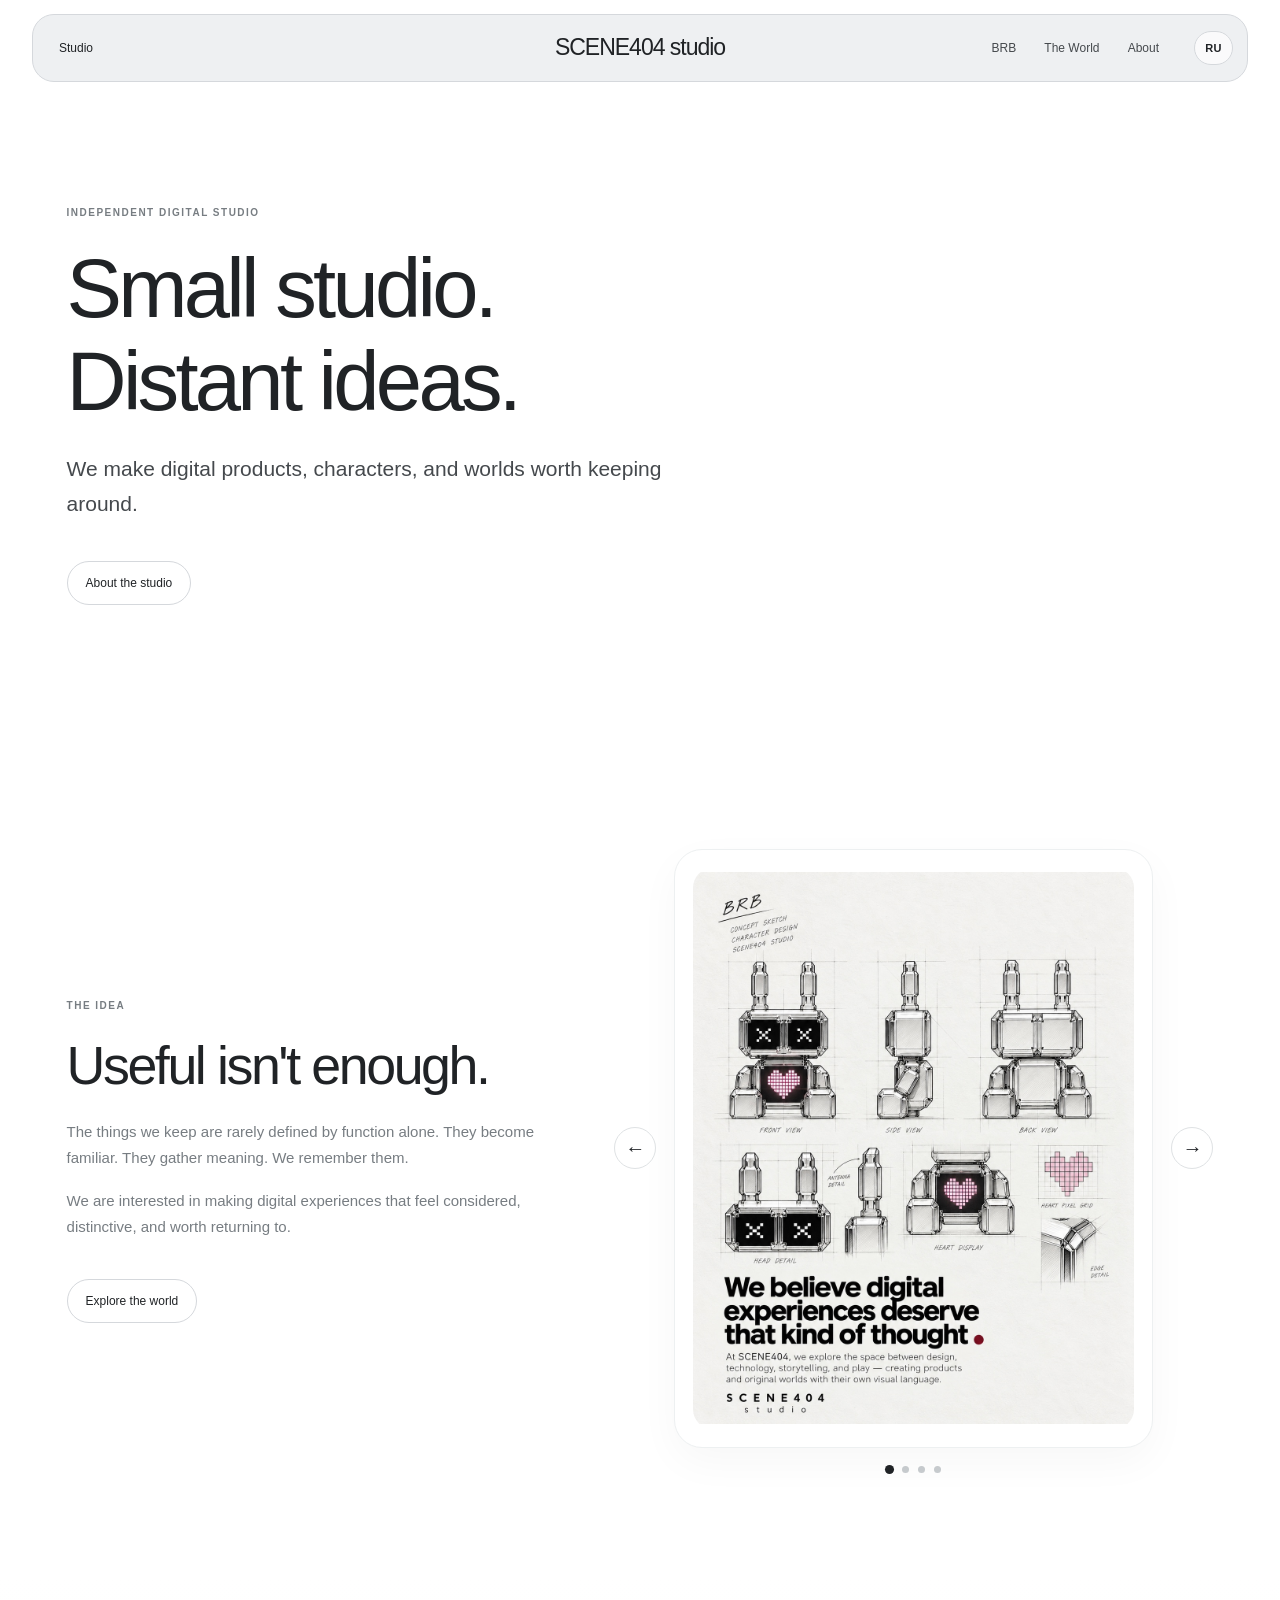
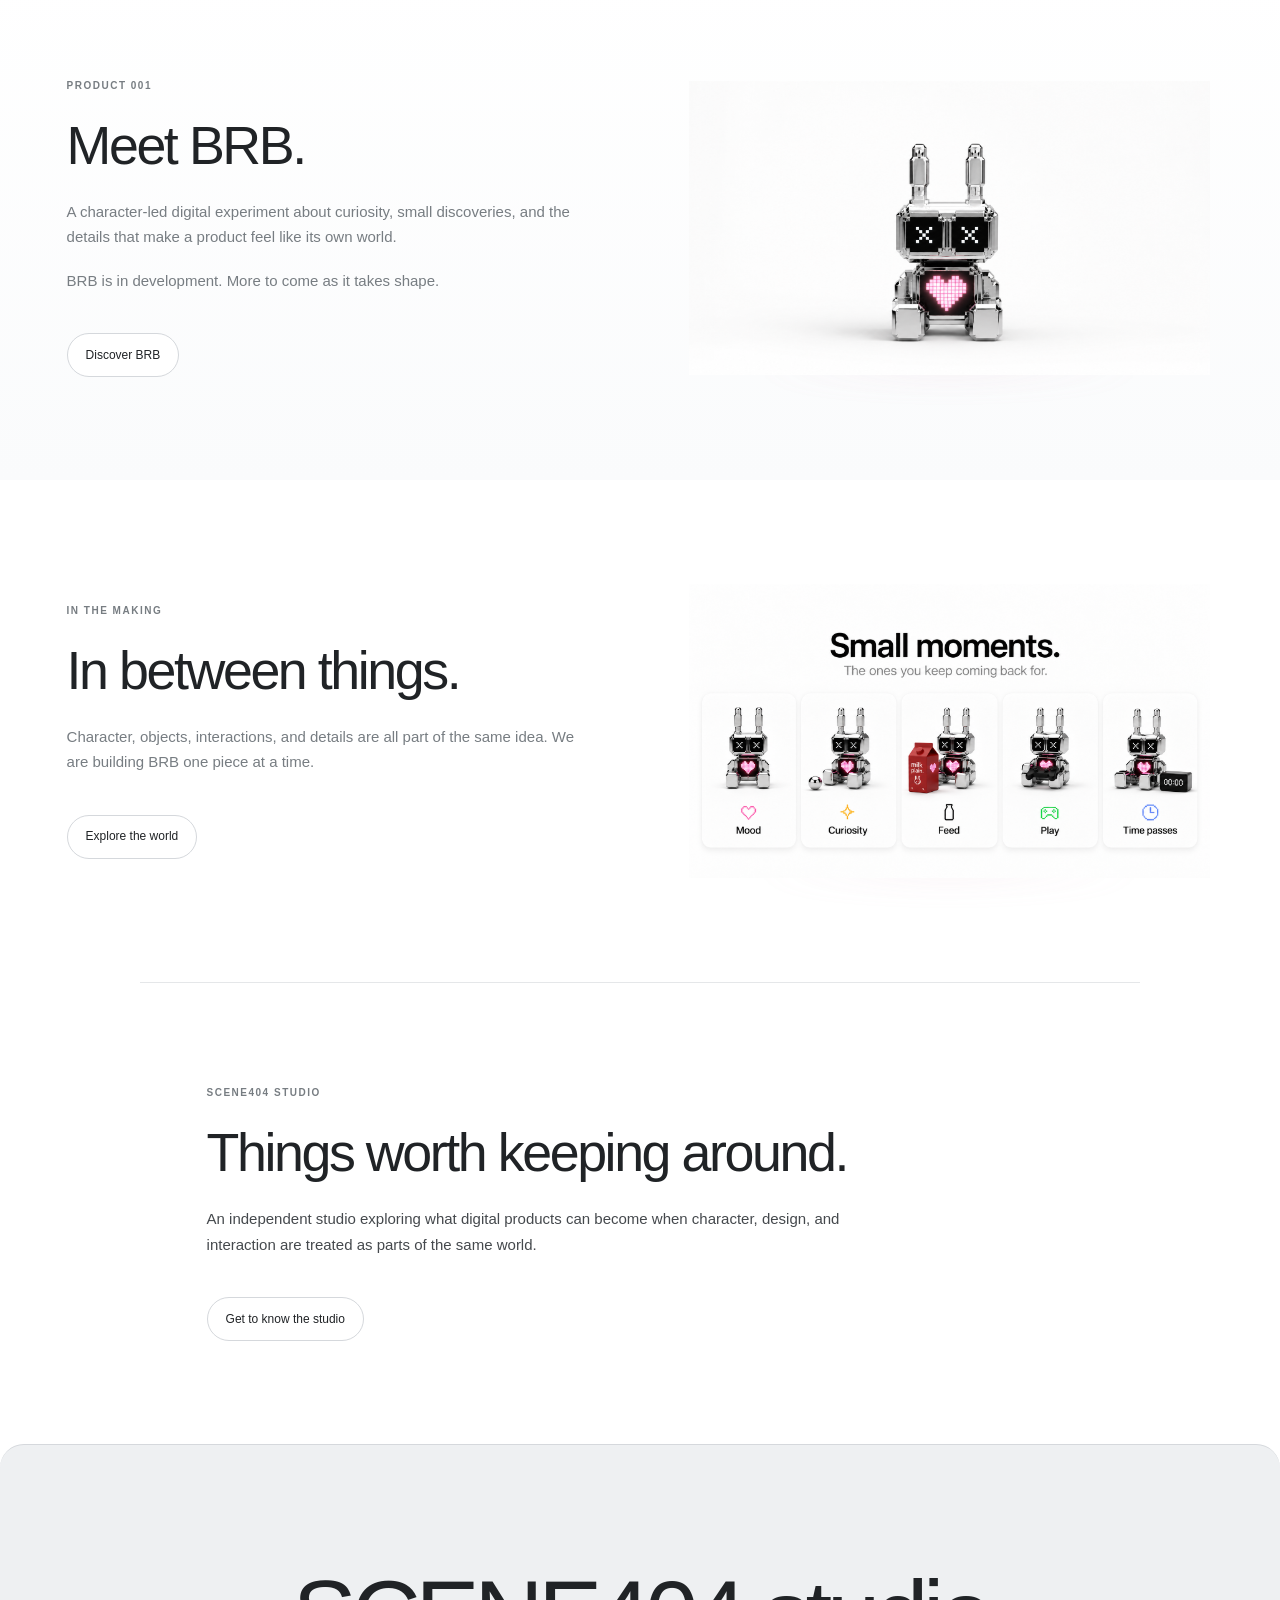
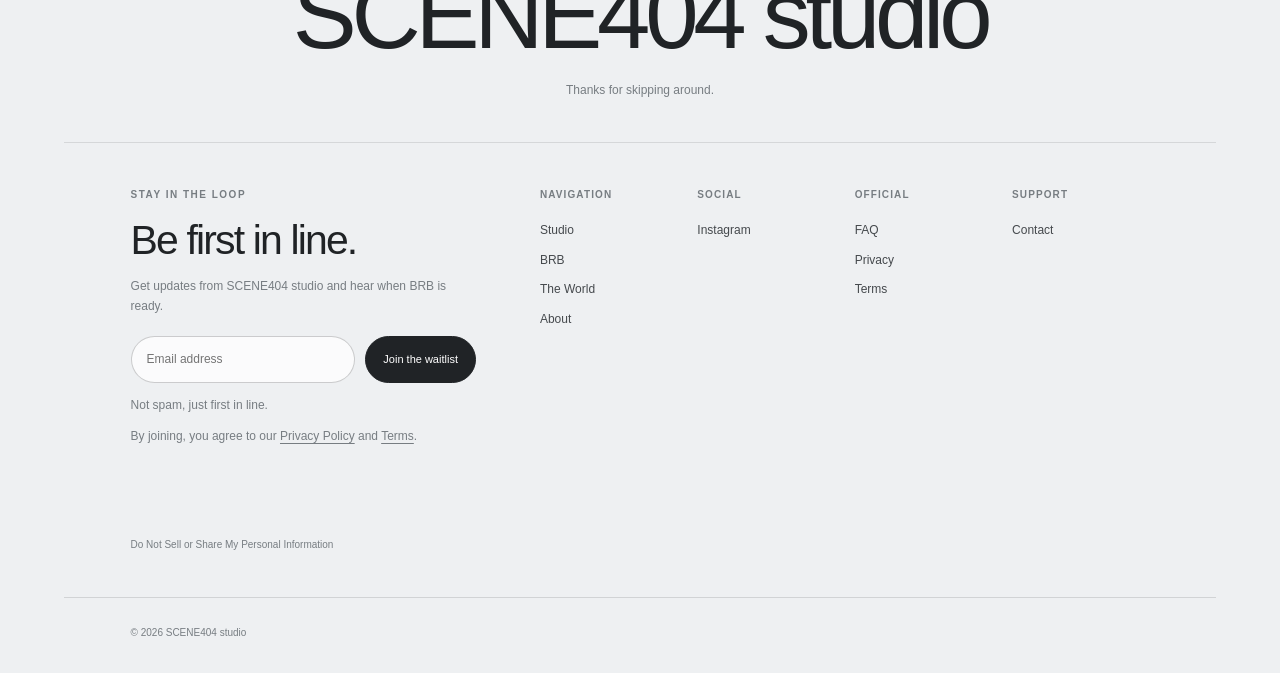
<file: index.html>
<!DOCTYPE html>
<html lang="en">
<head>
  <meta charset="UTF-8">
  <meta name="viewport" content="width=device-width, initial-scale=1.0">
  <meta name="theme-color" content="#EEF0F2">
  <meta name="description" content="SCENE404 studio makes digital products, characters, and worlds worth keeping around.">
  <title>SCENE404 studio — Things worth keeping around.</title>
  <link rel="stylesheet" href="./style.css">
</head>
<body class="studio-page">

<header class="site-header">
  <nav class="nav-links" aria-label="Main navigation">
    <a href="./index.html" aria-current="page">Studio</a>
    <a href="./brb.html">BRB</a>
    <a href="./world.html">The World</a>
    <a href="./about.html">About</a>
  </nav>
  <a class="logo" href="./index.html" aria-label="SCENE404 studio home">SCENE404 studio</a>
</header>

<main>
  <section class="hero section">
    <div class="hero-copy">
      <p class="eyebrow">INDEPENDENT DIGITAL STUDIO</p>
      <h1>Small studio.<br>Distant ideas.</h1>
      <p class="hero-description">We make digital products, characters, and worlds worth keeping around.</p>
      <a class="pill-link" href="./about.html">About the studio</a>
    </div>
  </section>

  <section class="world section" id="studio">
    <div class="world-copy">
      <p class="eyebrow">THE IDEA</p>
      <h2>Useful isn't enough.</h2>
      <p>The things we keep are rarely defined by function alone. They become familiar. They gather meaning. We remember them.</p>
      <p>We are interested in making digital experiences that feel considered, distinctive, and worth returning to.</p>
      <a class="pill-link" href="./world.html">Explore the world</a>
    </div>
    <div class="studio-idea-carousel" data-studio-carousel aria-label="SCENE404 studio point of view">
      <button class="studio-carousel-arrow studio-carousel-prev" type="button" aria-label="Previous slide">&#8592;</button>
      <div class="studio-carousel-stage" aria-live="polite">
        <figure class="studio-carousel-slide is-active">
          <img src="./studio-idea-01.jpeg" alt="BRB concept sketch showing front, side, and back views of the chrome character" loading="lazy">
        </figure>
        <figure class="studio-carousel-slide">
          <img src="./studio-idea-02.jpeg" alt="Not everything we use becomes something we keep. A SCENE404 studio point of view" loading="lazy">
        </figure>
        <figure class="studio-carousel-slide">
          <img src="./studio-idea-03.jpeg" alt="It's in the little things. Thoughtful design and small interactions make us want to come back" loading="lazy">
        </figure>
        <figure class="studio-carousel-slide">
          <img src="./studio-blueprint.jpeg" alt="SCENE404 studio concept board with BRB sketches and material studies" loading="lazy">
        </figure>
      </div>
      <button class="studio-carousel-arrow studio-carousel-next" type="button" aria-label="Next slide">&#8594;</button>
      <div class="studio-carousel-dots" aria-label="Choose a slide">
        <button type="button" class="is-active" aria-label="Go to slide 1" aria-current="true"></button>
        <button type="button" aria-label="Go to slide 2"></button>
        <button type="button" aria-label="Go to slide 3"></button>
        <button type="button" aria-label="Go to slide 4"></button>
      </div>
    </div>
  </section>

  <section class="app section" id="featured">
    <div class="app-copy">
      <p class="eyebrow">PRODUCT 001</p>
      <h2>Meet BRB.</h2>
      <p>A character-led digital experiment about curiosity, small discoveries, and the details that make a product feel like its own world.</p>
      <p>BRB is in development. More to come as it takes shape.</p>
      <a class="pill-link" href="./brb.html">Discover BRB</a>
    </div>
    <div class="app-media big-image motion-media">
      <img src="./hero.png" alt="BRB, the first character-led product from SCENE404 studio" loading="lazy">
    </div>
  </section>

  <section class="moments section">
    <div class="moments-copy">
      <p class="eyebrow">IN THE MAKING</p>
      <h2>In between things.</h2>
      <p>Character, objects, interactions, and details are all part of the same idea. We are building BRB one piece at a time.</p>
      <a class="pill-link" href="./world.html">Explore the world</a>
    </div>
    <div class="moments-media big-image motion-media">
      <img src="./moments.PNG" alt="Small moments and character details from the BRB world" loading="lazy">
    </div>
  </section>

  <section class="studio-about section">
    <p class="eyebrow">SCENE404 STUDIO</p>
    <h2>Things worth keeping around.</h2>
    <p>An independent studio exploring what digital products can become when character, design, and interaction are treated as parts of the same world.</p>
    <a class="pill-link" href="./about.html">Get to know the studio</a>
  </section>
</main>

<footer class="site-footer">
  <div class="footer-brand">
    <a class="footer-logo" href="./index.html">SCENE404 studio</a>
    <p class="footer-tagline">Thanks for skipping around.</p>
  </div>

  <div class="footer-main">
    <div class="footer-newsletter">
      <p class="eyebrow">STAY IN THE LOOP</p>
      <h2>Be first in line.</h2>
      <p>Get updates from SCENE404 studio and hear when BRB is ready.</p>
      <form class="footer-waitlist-form" action="https://formspree.io/f/xjgdddne" method="POST">
        <label class="visually-hidden" for="footer-index-email">Email address</label>
        <input id="footer-index-email" type="email" name="email" placeholder="Email address" autocomplete="email" required>
        <button type="submit">Join the waitlist</button>
      </form>
      <p class="footer-form-note">Not spam, just first in line.</p>
      <p class="footer-form-consent">By joining, you agree to our <a href="./privacy.html">Privacy Policy</a> and <a href="./terms.html">Terms</a>.</p>
    </div>

    <div class="footer-columns">
      <div class="footer-column">
        <p class="footer-heading">Navigation</p>
        <a href="./index.html" aria-current="page">Studio</a>
        <a href="./brb.html">BRB</a>
        <a href="./world.html">The World</a>
        <a href="./about.html">About</a>
      </div>
      <div class="footer-column">
        <p class="footer-heading">Social</p>
        <a href="https://instagram.com/scene404.studio" target="_blank" rel="noopener noreferrer">Instagram</a>
      </div>
      <div class="footer-column">
        <p class="footer-heading">Official</p>
        <a href="./FAQ.html">FAQ</a>
        <a href="./privacy.html">Privacy</a>
        <a href="./terms.html">Terms</a>
      </div>
      <div class="footer-column">
        <p class="footer-heading">Support</p>
        <a href="./contact.html">Contact</a>
      </div>
    </div>
    <p class="privacy-statement">Do Not Sell or Share My Personal Information</p>
  </div>
  <div class="footer-bottom">
    <p class="copyright">© 2026 SCENE404 studio</p>
  </div>
</footer>

<script src="./script.js" defer></script>
</body>
</html>
</file>
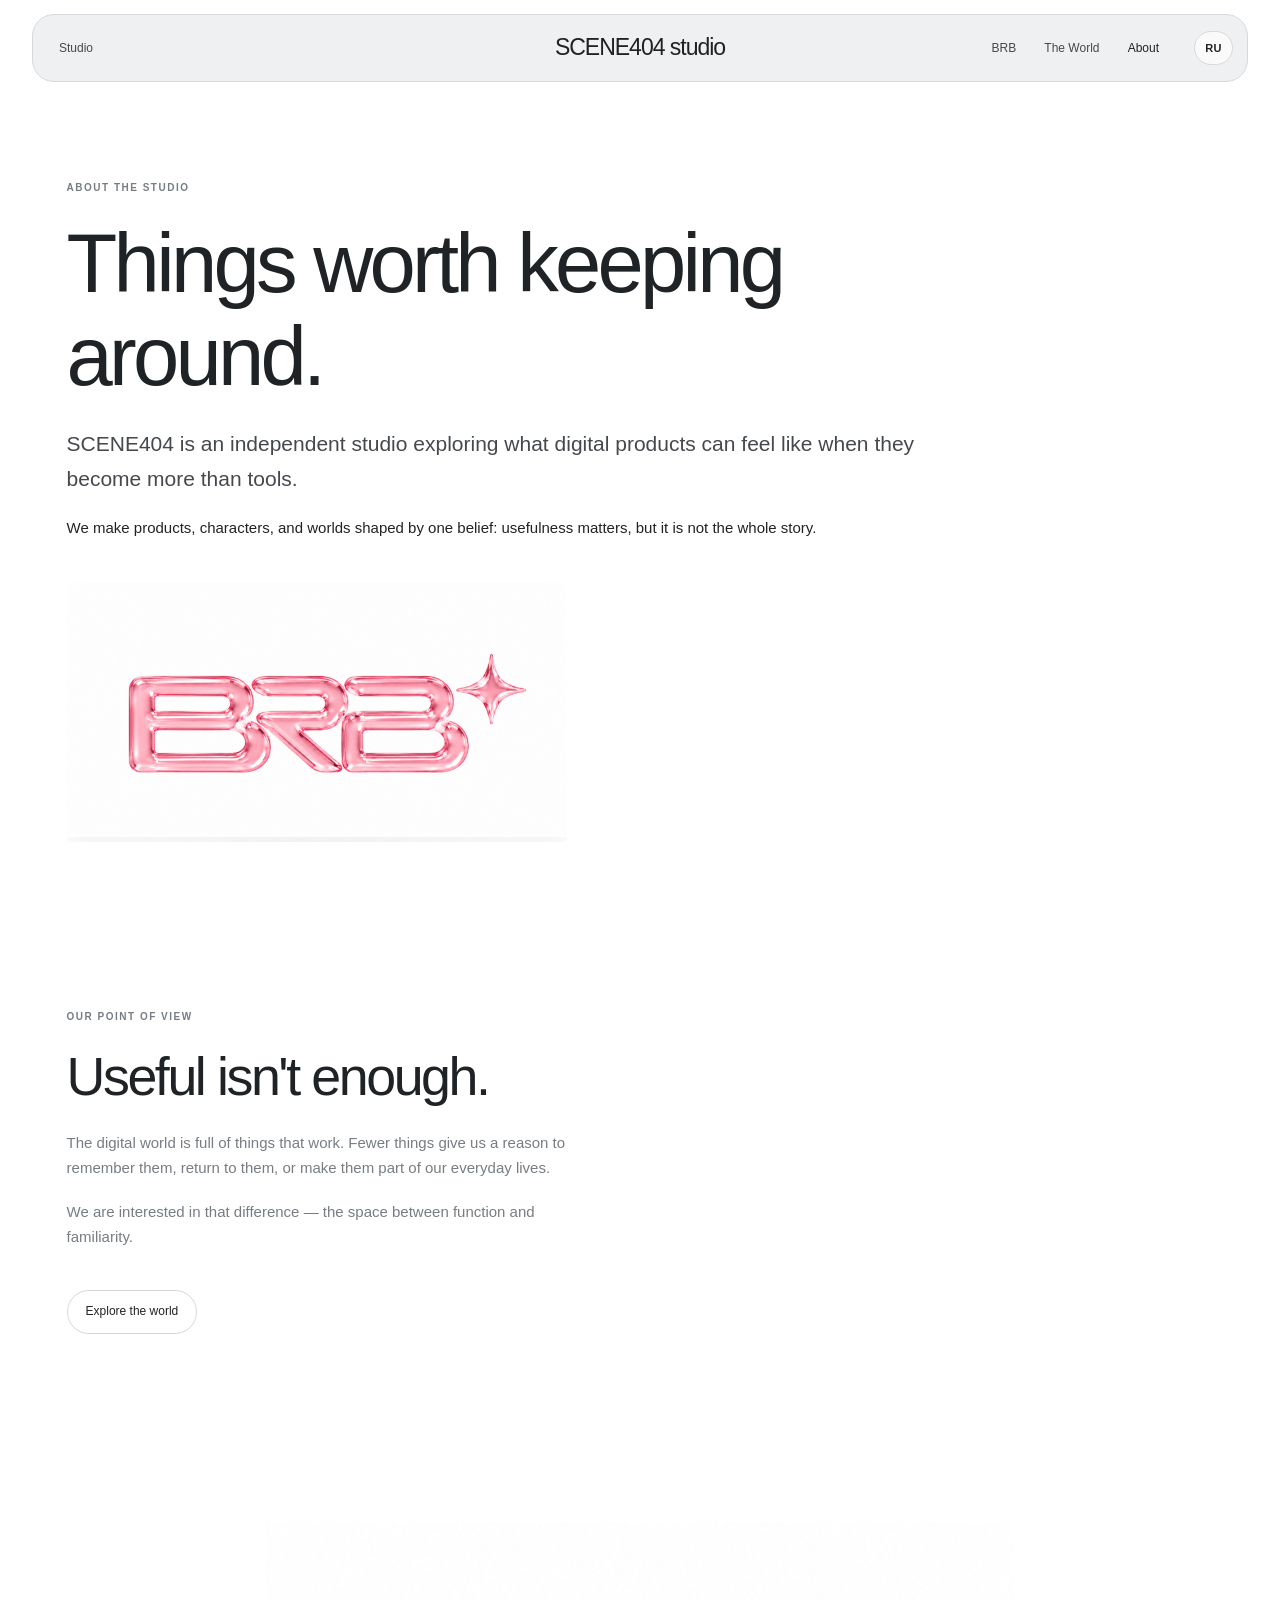
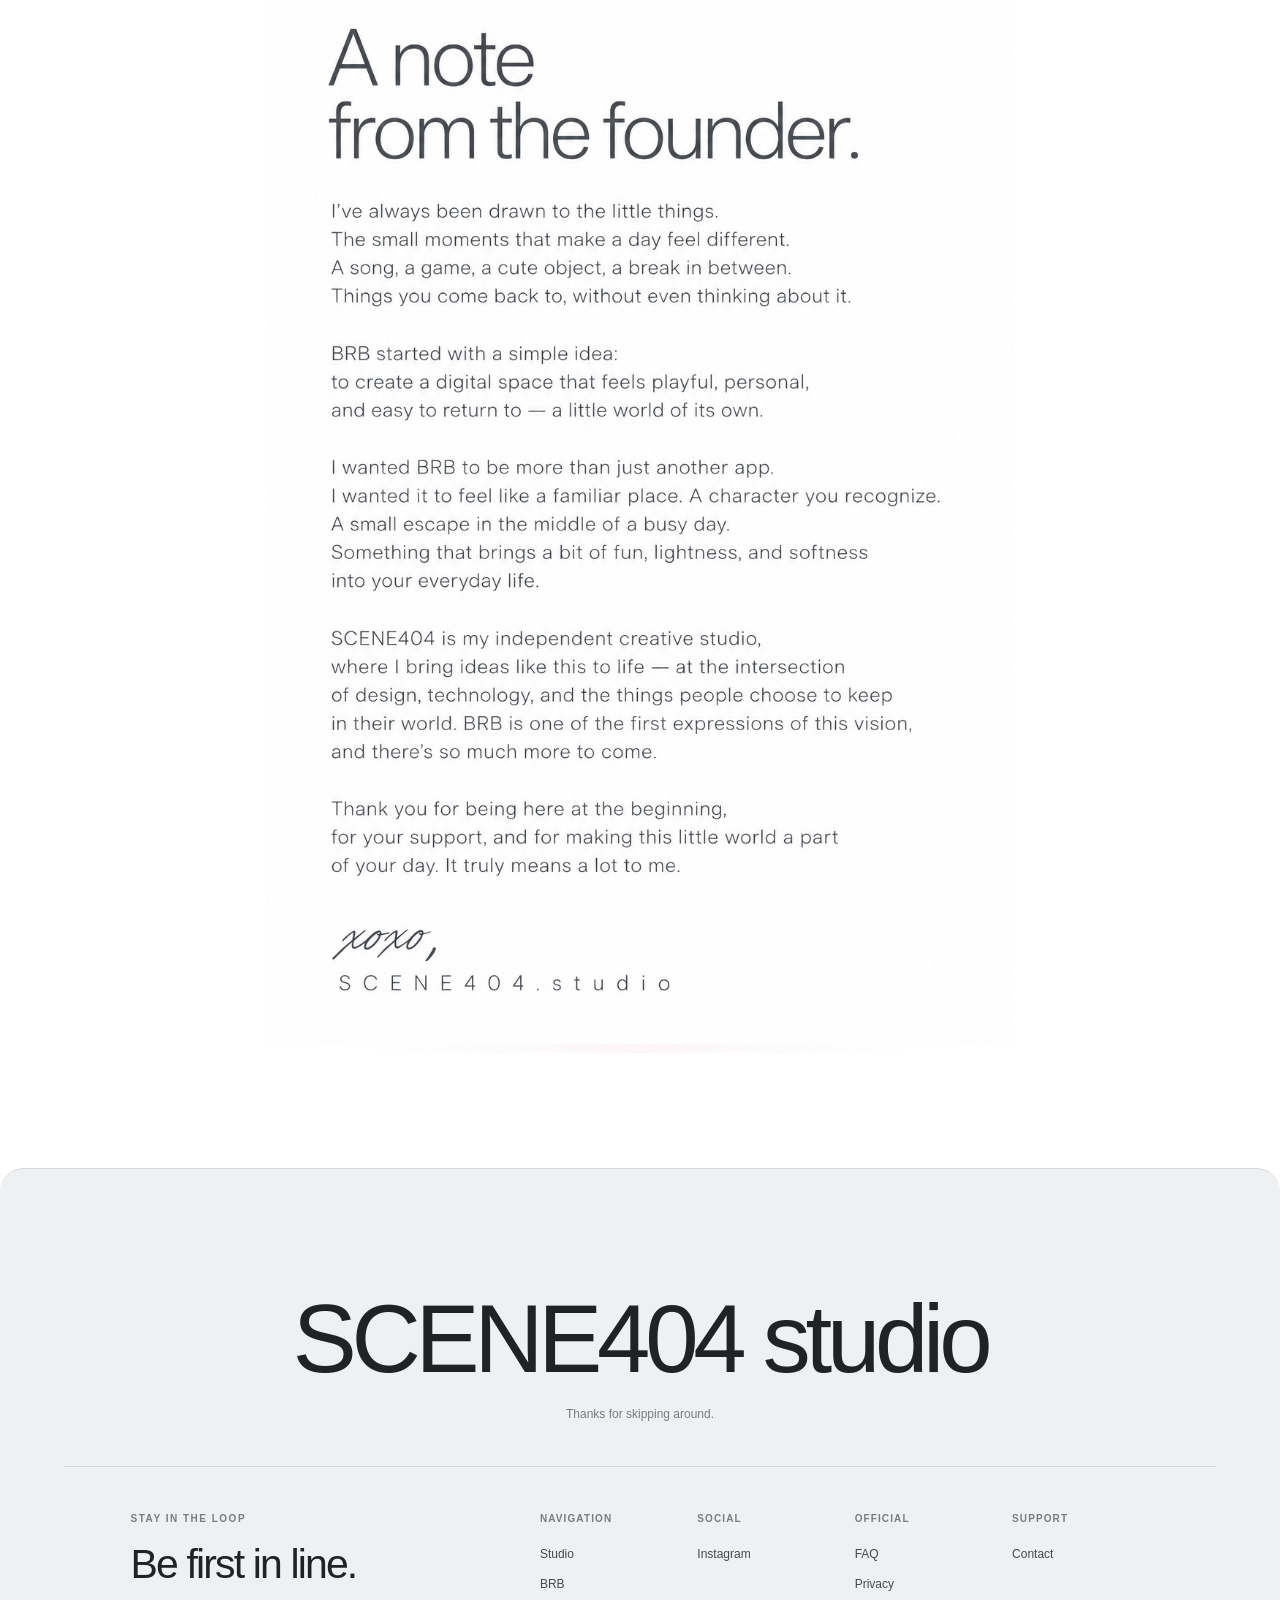
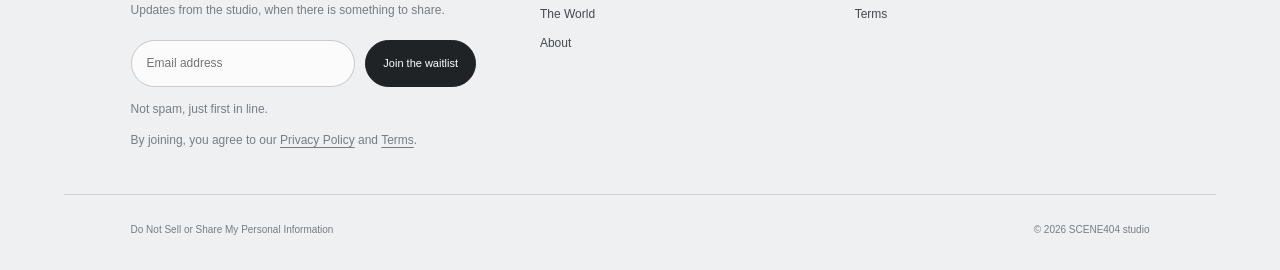
<file: about.html>
<!DOCTYPE html>
<html lang="en">
<head>
<meta charset="UTF-8"><meta name="viewport" content="width=device-width, initial-scale=1.0">
<meta name="theme-color" content="#EEF0F2"><meta name="description" content="SCENE404 studio makes digital products and worlds worth keeping around.">
<title>About — SCENE404 studio</title><link rel="stylesheet" href="./style.css">
</head>
<body class="about-page">
<header class="site-header"><nav class="nav-links" aria-label="Main navigation"><a href="./index.html">Studio</a><a href="./brb.html">BRB</a><a href="./world.html">The World</a><a href="./about.html" aria-current="page">About</a></nav><a class="logo" href="./index.html" aria-label="SCENE404 studio home">SCENE404 studio</a></header>
<main>

<section class="hero section about-hero"><div class="hero-copy"><p class="eyebrow">ABOUT THE STUDIO</p><h1>Things worth keeping around.</h1><p class="hero-description">SCENE404 is an independent studio exploring what digital products can feel like when they become more than tools.</p><p>We make products, characters, and worlds shaped by one belief: usefulness matters, but it is not the whole story.</p><div class="about-pink-brb-logo motion-media"><img src="./brb-logo.PNG" alt="Glossy pink BRB logo" loading="eager"></div></div></section>
<section class="moments section about-point-of-view"><div class="moments-copy"><p class="eyebrow">OUR POINT OF VIEW</p><h2>Useful isn't enough.</h2><p>The digital world is full of things that work. Fewer things give us a reason to remember them, return to them, or make them part of our everyday lives.</p><p>We are interested in that difference — the space between function and familiarity.</p><a class="pill-link" href="./world.html">Explore the world</a></div></section>
<section class="final-waitlist section"><div class="final-waitlist-copy"><p class="eyebrow">FOLLOW WHAT COMES NEXT</p><h2>A studio is more than one product.</h2><p>Join the list for new projects, first looks, and updates from SCENE404 studio.</p></div><form class="waitlist-form" action="https://formspree.io/f/xjgdddne" method="POST"><label for="about-email">Email address</label><div class="waitlist-form-row"><input id="about-email" type="email" name="email" placeholder="Your email address" autocomplete="email" required><button type="submit">Join the waitlist</button></div><p class="form-note">Not spam, just first in line.</p><p class="form-consent">By joining, you agree to our <a href="./privacy.html">Privacy Policy</a> and <a href="./terms.html">Terms</a>.</p></form></section>
<section class="world section about-founders-note about-founders-note-image-only" id="founders-note" aria-label="A note from the founder"><div class="world-media big-image motion-media"><img src="./founders-note.PNG" alt="A handwritten note from the founder of SCENE404 studio" loading="lazy"></div></section>

</main>
<footer class="site-footer">
<div class="footer-brand"><a class="footer-logo" href="./index.html">SCENE404 studio</a><p class="footer-tagline">Thanks for skipping around.</p></div>
<div class="footer-main">
<div class="footer-newsletter"><p class="eyebrow">STAY IN THE LOOP</p><h2>Be first in line.</h2><p>Updates from the studio, when there is something to share.</p>
<form class="footer-waitlist-form" action="https://formspree.io/f/xjgdddne" method="POST">
<label class="visually-hidden" for="footer-about-email">Email address</label><input id="footer-about-email" type="email" name="email" placeholder="Email address" autocomplete="email" required><button type="submit">Join the waitlist</button></form>
<p class="footer-form-note">Not spam, just first in line.</p><p class="footer-form-consent">By joining, you agree to our <a href="./privacy.html">Privacy Policy</a> and <a href="./terms.html">Terms</a>.</p></div>
<div class="footer-columns">
<div class="footer-column"><p class="footer-heading">Navigation</p><a href="./index.html">Studio</a><a href="./brb.html">BRB</a><a href="./world.html">The World</a><a href="./about.html">About</a></div>
<div class="footer-column"><p class="footer-heading">Social</p><a href="https://instagram.com/scene404.studio" target="_blank" rel="noopener noreferrer">Instagram</a></div>
<div class="footer-column"><p class="footer-heading">Official</p><a href="./FAQ.html">FAQ</a><a href="./privacy.html">Privacy</a><a href="./terms.html">Terms</a></div>
<div class="footer-column"><p class="footer-heading">Support</p><a href="./contact.html">Contact</a></div>
</div></div>
<div class="footer-bottom"><p class="privacy-statement">Do Not Sell or Share My Personal Information</p><p class="copyright">© 2026 SCENE404 studio</p></div></footer>
<script src="./script.js" defer></script>
</body>
</html>
</file>
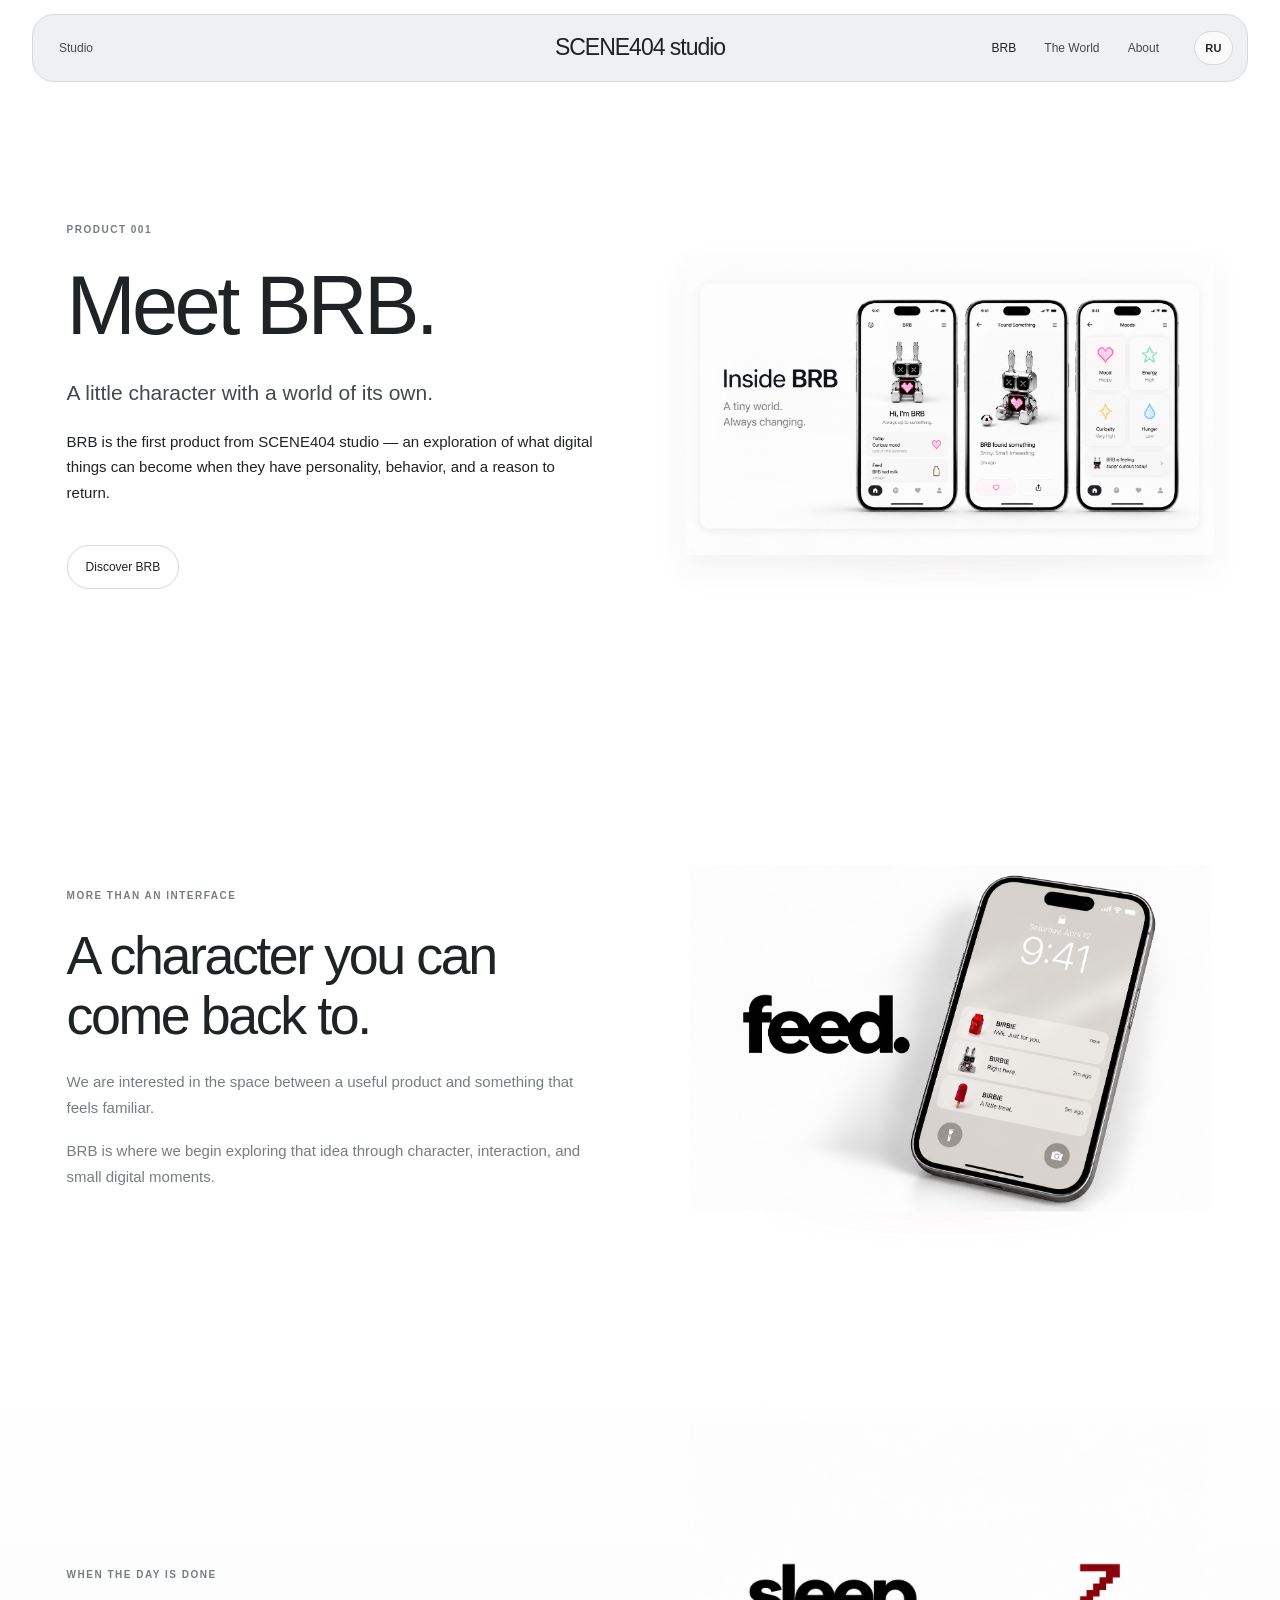
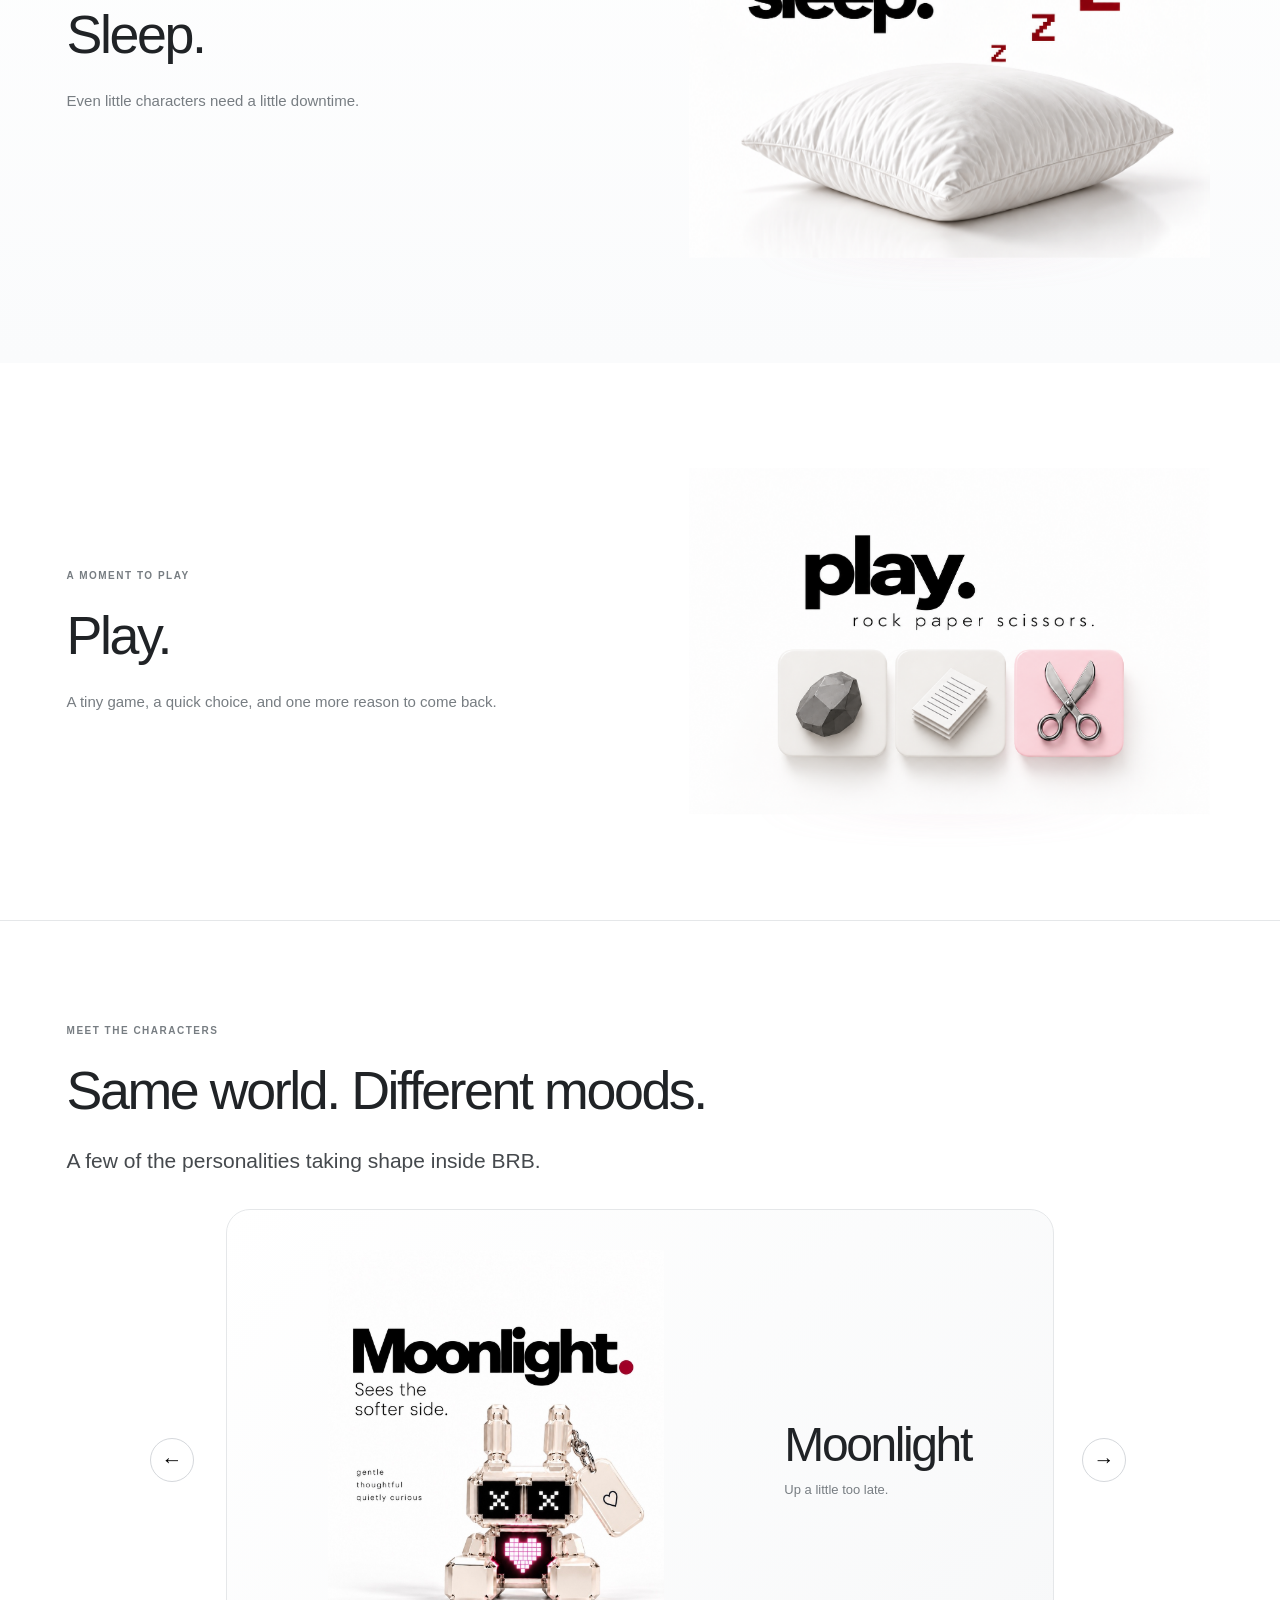
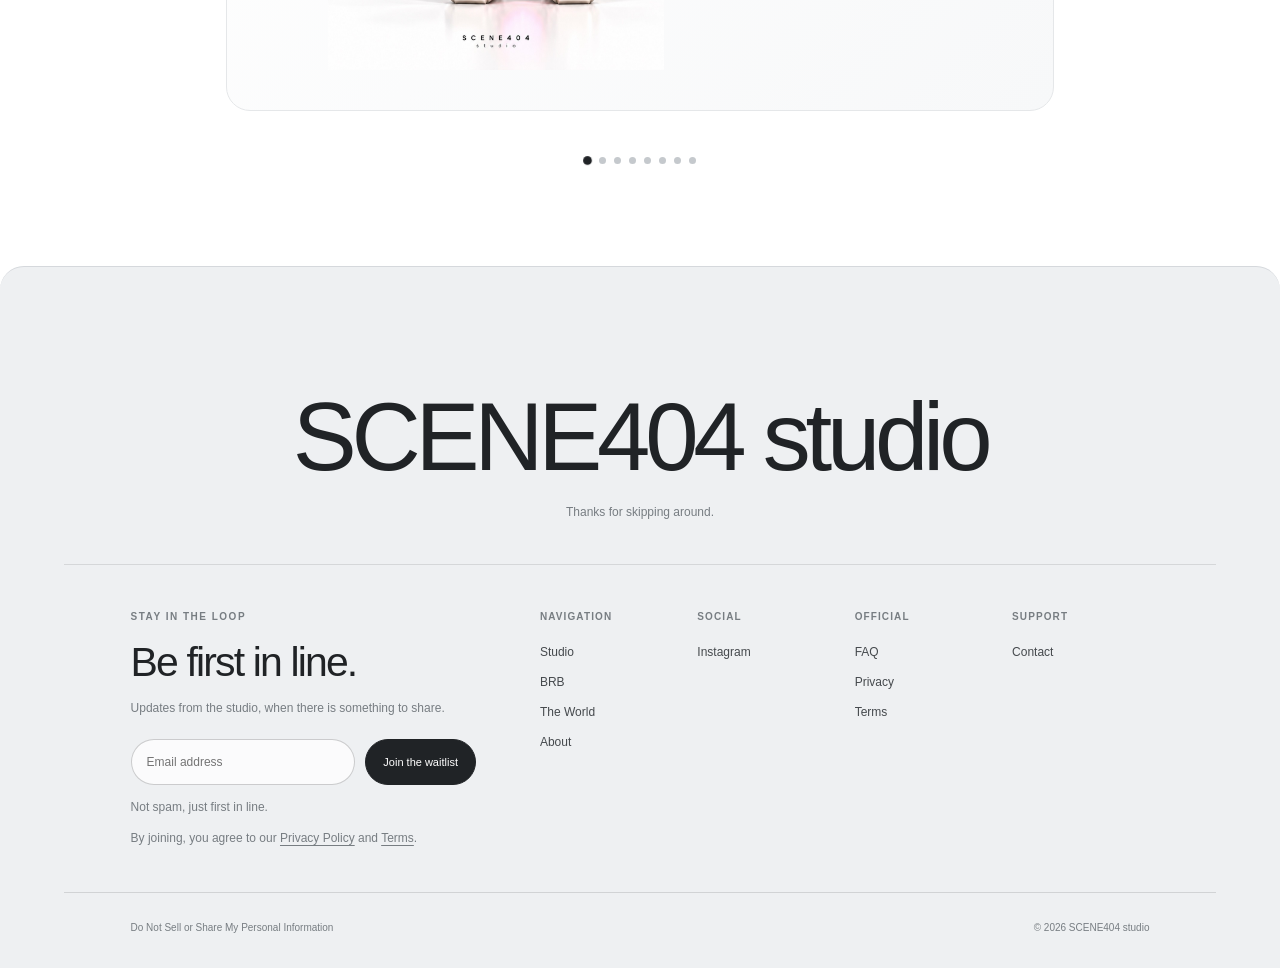
<file: brb.html>
<!DOCTYPE html>
<html lang="en">
<head>
<meta charset="UTF-8"><meta name="viewport" content="width=device-width, initial-scale=1.0">
<meta name="theme-color" content="#EEF0F2"><meta name="description" content="Meet BRB, the first product from SCENE404 studio. A digital character with a world of its own.">
<title>BRB — SCENE404 studio</title><link rel="stylesheet" href="./style.css">
</head>
<body class="brb-page">
<header class="site-header"><nav class="nav-links" aria-label="Main navigation"><a href="./index.html">Studio</a><a href="./brb.html" aria-current="page">BRB</a><a href="./world.html">The World</a><a href="./about.html">About</a></nav><a class="logo" href="./index.html" aria-label="SCENE404 studio home">SCENE404 studio</a></header>
<main>

<section class="hero section"><div class="hero-copy"><p class="eyebrow">PRODUCT 001</p><h1>Meet BRB.</h1><p class="hero-description">A little character with a world of its own.</p><p>BRB is the first product from SCENE404 studio — an exploration of what digital things can become when they have personality, behavior, and a reason to return.</p><a class="pill-link" href="#brb-experience">Discover BRB</a></div><div class="hero-media big-image motion-media"><img src="./app.png" alt="A digital product visual from BRB" loading="eager"></div></section>
<section class="world section" id="brb-experience"><div class="world-copy"><p class="eyebrow">MORE THAN AN INTERFACE</p><h2>A character you can come back to.</h2><p>We are interested in the space between a useful product and something that feels familiar.</p><p>BRB is where we begin exploring that idea through character, interaction, and small digital moments.</p></div><div class="world-media big-image motion-media"><img src="./brb-feed.PNG" alt="BRB Feed displayed on a phone" loading="lazy"></div></section>
<section class="app section"><div class="app-copy"><p class="eyebrow">WHEN THE DAY IS DONE</p><h2>Sleep.</h2><p>Even little characters need a little downtime.</p></div><div class="app-media big-image motion-media"><img src="./brb-sleep.PNG" alt="BRB Sleep visual with a soft white pillow" loading="lazy"></div></section>
<section class="moments section"><div class="moments-copy"><p class="eyebrow">A MOMENT TO PLAY</p><h2>Play.</h2><p>A tiny game, a quick choice, and one more reason to come back.</p></div><div class="moments-media big-image motion-media"><img src="./brb-play.PNG" alt="BRB Play — rock, paper, scissors" loading="lazy"></div></section>
<section class="character-carousel-section section" aria-labelledby="character-carousel-title">
  <div class="carousel-heading"><p class="eyebrow">MEET THE CHARACTERS</p><h2 id="character-carousel-title">Same world. Different moods.</h2><p class="section-description">A few of the personalities taking shape inside BRB.</p></div>
  <div class="character-carousel" data-character-carousel>
    <button class="carousel-arrow carousel-prev" type="button" aria-label="Previous character">←</button>
    <div class="carousel-stage" aria-live="polite">
      <figure class="carousel-character is-active"><img src="./brb-moonlight.jpeg" alt="Moonlight BRB character" loading="lazy"><figcaption><span class="character-name">Moonlight</span><span class="character-note">Up a little too late.</span></figcaption></figure>
      <figure class="carousel-character"><img src="./brb-whisper.jpeg" alt="Whisper BRB character" loading="lazy"><figcaption><span class="character-name">Whisper</span><span class="character-note">Quietly around.</span></figcaption></figure>
      <figure class="carousel-character"><img src="./brb-curator.jpeg" alt="Curator BRB character" loading="lazy"><figcaption><span class="character-name">Curator</span><span class="character-note">Keeps the good things.</span></figcaption></figure>
      <figure class="carousel-character"><img src="./brb-keeper.jpeg" alt="Keeper BRB character" loading="lazy"><figcaption><span class="character-name">Keeper</span><span class="character-note">Not letting go.</span></figcaption></figure>
      <figure class="carousel-character"><img src="./brb-drifter.jpeg" alt="Drifter BRB character" loading="lazy"><figcaption><span class="character-name">Drifter</span><span class="character-note">Somewhere else, briefly.</span></figcaption></figure>
      <figure class="carousel-character"><img src="./brb-glitch.jpeg" alt="Glitch BRB character" loading="lazy"><figcaption><span class="character-name">Glitch</span><span class="character-note">Not quite as expected.</span></figcaption></figure>
      <figure class="carousel-character"><img src="./brb-phantom.jpeg" alt="Phantom BRB character" loading="lazy"><figcaption><span class="character-name">Phantom</span><span class="character-note">There, then not.</span></figcaption></figure>
      <figure class="carousel-character"><img src="./brb-secret.jpeg" alt="Secret BRB character" loading="lazy"><figcaption><span class="character-name">Secret</span><span class="character-note">We can't say much.</span></figcaption></figure>
    </div>
    <button class="carousel-arrow carousel-next" type="button" aria-label="Next character">→</button>
    <div class="carousel-dots" aria-label="Choose a character"></div>
  </div>
</section>
<section class="final-waitlist section" id="waitlist"><div class="final-waitlist-copy"><p class="eyebrow">FIRST IN LINE</p><h2>BRB is in the making.</h2><p>Get the first invite and hear when there is something new to see.</p></div><form class="waitlist-form" action="https://formspree.io/f/xjgdddne" method="POST"><label for="brb-email">Email address</label><div class="waitlist-form-row"><input id="brb-email" type="email" name="email" placeholder="Your email address" autocomplete="email" required><button type="submit">Join the waitlist</button></div><p class="form-note">Not spam, just first in line.</p><p class="form-consent">By joining, you agree to our <a href="./privacy.html">Privacy Policy</a> and <a href="./terms.html">Terms</a>.</p></form></section>

</main>
<footer class="site-footer">
<div class="footer-brand"><a class="footer-logo" href="./index.html">SCENE404 studio</a><p class="footer-tagline">Thanks for skipping around.</p></div>
<div class="footer-main">
<div class="footer-newsletter"><p class="eyebrow">STAY IN THE LOOP</p><h2>Be first in line.</h2><p>Updates from the studio, when there is something to share.</p>
<form class="footer-waitlist-form" action="https://formspree.io/f/xjgdddne" method="POST">
<label class="visually-hidden" for="footer-brb-email">Email address</label><input id="footer-brb-email" type="email" name="email" placeholder="Email address" autocomplete="email" required><button type="submit">Join the waitlist</button></form>
<p class="footer-form-note">Not spam, just first in line.</p><p class="footer-form-consent">By joining, you agree to our <a href="./privacy.html">Privacy Policy</a> and <a href="./terms.html">Terms</a>.</p></div>
<div class="footer-columns">
<div class="footer-column"><p class="footer-heading">Navigation</p><a href="./index.html">Studio</a><a href="./brb.html">BRB</a><a href="./world.html">The World</a><a href="./about.html">About</a></div>
<div class="footer-column"><p class="footer-heading">Social</p><a href="https://instagram.com/scene404.studio" target="_blank" rel="noopener noreferrer">Instagram</a></div>
<div class="footer-column"><p class="footer-heading">Official</p><a href="./FAQ.html">FAQ</a><a href="./privacy.html">Privacy</a><a href="./terms.html">Terms</a></div>
<div class="footer-column"><p class="footer-heading">Support</p><a href="./contact.html">Contact</a></div>
</div></div>
<div class="footer-bottom"><p class="privacy-statement">Do Not Sell or Share My Personal Information</p><p class="copyright">© 2026 SCENE404 studio</p></div></footer>
<script src="./script.js" defer></script>
</body>
</html>
</file>
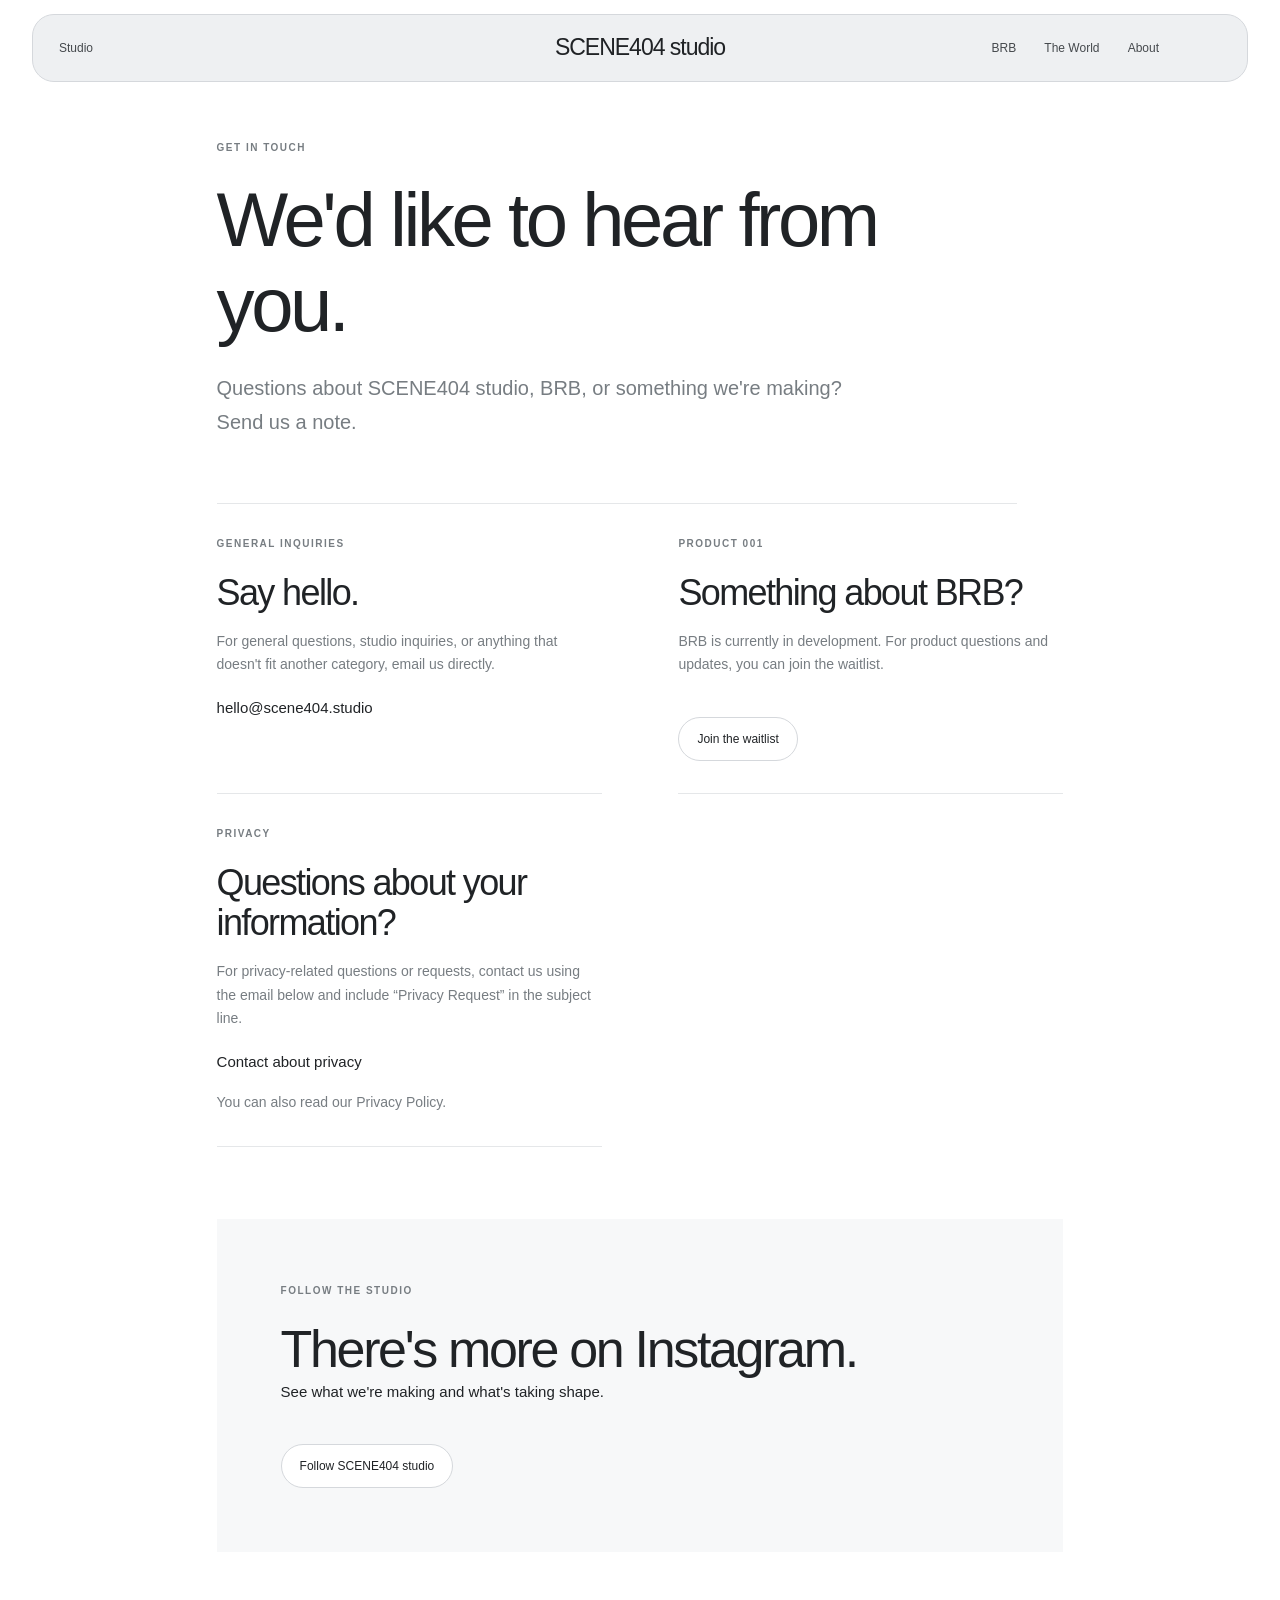
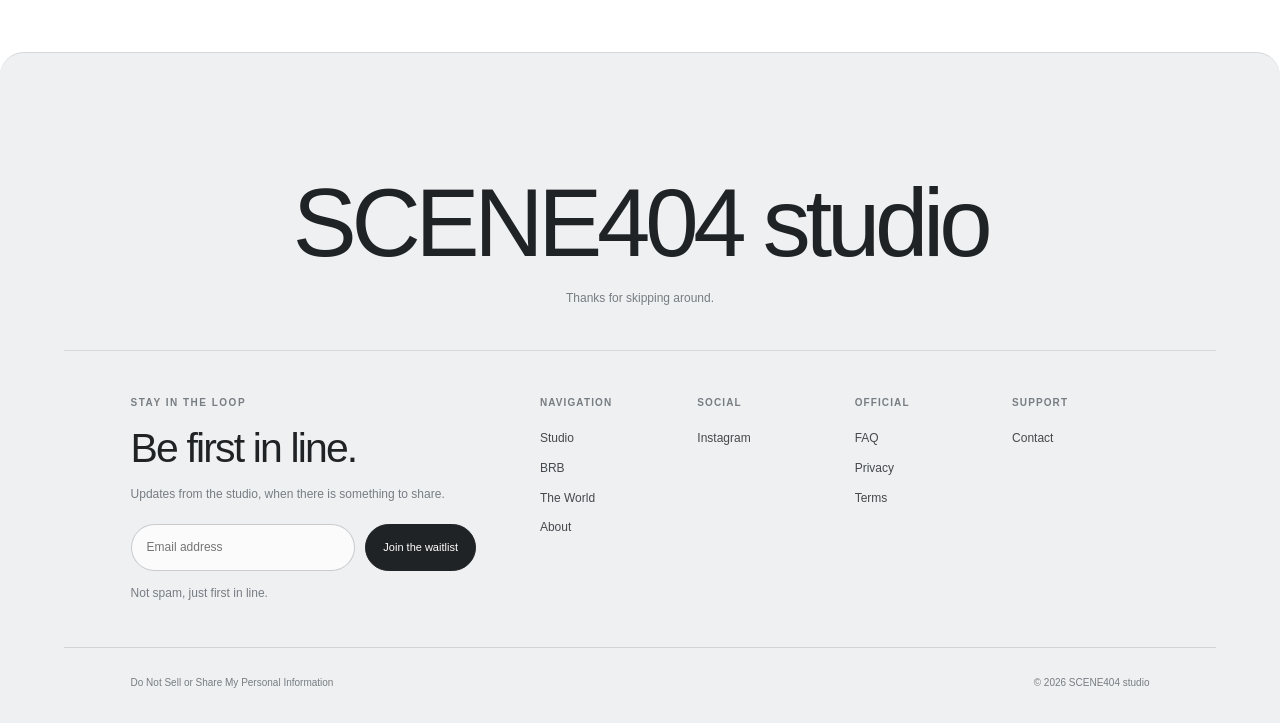
<file: contact.html>
<!DOCTYPE html>
<html lang="en">
<head>
<meta charset="UTF-8">
<meta name="viewport" content="width=device-width, initial-scale=1.0">
<meta name="theme-color" content="#ffffff">
<meta
name="description"
content="Contact SCENE404 studio with questions about the studio, BRB, or general inquiries."
>
<title>Contact — SCENE404 studio</title>
<link rel="stylesheet" href="./style.css">
</head>

<body class="contact-page">

<header class="site-header">
<nav class="nav-links" aria-label="Main navigation">
<a href="./index.html">Studio</a>
<a href="./brb.html">BRB</a>
<a href="./world.html">The World</a>
<a href="./about.html">About</a>
</nav>

<a class="logo" href="./index.html" aria-label="SCENE404 studio home">
SCENE404 studio
</a>
</header>

<main class="legal-page contact-main">

<section class="legal-hero">
<p class="eyebrow">GET IN TOUCH</p>
<h1>We'd like to hear from you.</h1>
<p class="legal-intro">
Questions about SCENE404 studio, BRB, or something we're making?
Send us a note.
</p>
</section>

<section class="contact-content">

<div class="contact-block">
<p class="eyebrow">GENERAL INQUIRIES</p>
<h2>Say hello.</h2>
<p>
For general questions, studio inquiries, or anything that
doesn't fit another category, email us directly.
</p>
<a href="mailto:hello@scene404.studio">
hello@scene404.studio
</a>
</div>

<div class="contact-block">
<p class="eyebrow">PRODUCT 001</p>
<h2>Something about BRB?</h2>
<p>
BRB is currently in development. For product questions
and updates, you can join the waitlist.
</p>
<a class="pill-link" href="./index.html#waitlist">
Join the waitlist
</a>
</div>

<div class="contact-block">
<p class="eyebrow">PRIVACY</p>
<h2>Questions about your information?</h2>
<p>
For privacy-related questions or requests, contact us
using the email below and include “Privacy Request”
in the subject line.
</p>
<a href="mailto:hello@scene404.studio?subject=Privacy%20Request">
Contact about privacy
</a>
<p class="contact-note">
You can also read our
<a href="./privacy.html">Privacy Policy</a>.
</p>
</div>

</section>

<section class="legal-cta">
<p class="eyebrow">FOLLOW THE STUDIO</p>
<h2>There's more on Instagram.</h2>
<p>See what we're making and what's taking shape.</p>
<a
class="pill-link"
href="https://instagram.com/scene404.studio"
target="_blank"
rel="noopener noreferrer"
>Follow SCENE404 studio</a>
</section>

</main>

<footer class="site-footer">
<div class="footer-brand">
<a class="footer-logo" href="./index.html">SCENE404 studio</a>
<p class="footer-tagline">Thanks for skipping around.</p>
</div>

<div class="footer-main">
<div class="footer-columns">

<div class="footer-column">
<p class="footer-heading">Navigation</p>
<a href="./index.html">Studio</a>
<a href="./brb.html">BRB</a>
<a href="./world.html">The World</a>
<a href="./about.html">About</a>
</div>

<div class="footer-column">
<p class="footer-heading">Social</p>
<a
href="https://instagram.com/scene404.studio"
target="_blank"
rel="noopener noreferrer"
>Instagram</a>
</div>

<div class="footer-column">
<p class="footer-heading">Official</p>
<a href="./FAQ.html">FAQ</a>
<a href="./privacy.html">Privacy</a>
<a href="./terms.html">Terms</a>
</div>

<div class="footer-column">
<p class="footer-heading">Support</p>
<a href="./contact.html" aria-current="page">Contact</a>
</div>

</div>

<div class="footer-newsletter">
<p class="eyebrow">STAY IN THE LOOP</p>
<h2>Be first in line.</h2>
<p>Updates from the studio, when there is something to share.</p>

<form
class="footer-waitlist-form"
action="https://formspree.io/f/xjgdddne"
method="POST"
>
<label class="visually-hidden" for="footer-contact-email">
Email address
</label>
<input
id="footer-contact-email"
type="email"
name="email"
placeholder="Email address"
autocomplete="email"
required
>
<button type="submit">Join the waitlist</button>
</form>

<p class="footer-form-note">Not spam, just first in line.</p>
</div>
</div>

<div class="footer-bottom">
<p class="privacy-statement">
Do Not Sell or Share My Personal Information
</p>
<p class="copyright">© 2026 SCENE404 studio</p>
</div>
</footer>

</body>
</html>
<script>
(() => {
const header = document.querySelector(".site-header");
if (!header) return;

const nav = header.querySelector(".nav-links");
const logo = header.querySelector(".logo");

/* Mobile drawer */
let toggle = null;
let backdrop = null;
let drawer = null;

if (nav && logo) {
toggle = document.createElement("button");
toggle.className = "mobile-menu-toggle";
toggle.type = "button";
toggle.setAttribute("aria-label", "Open navigation");
toggle.setAttribute("aria-expanded", "false");
toggle.innerHTML = "<span></span><span></span><span></span>";
header.appendChild(toggle);

backdrop = document.createElement("div");
backdrop.className = "mobile-menu-backdrop";
backdrop.setAttribute("aria-hidden", "true");

drawer = document.createElement("nav");
drawer.className = "mobile-menu-drawer";
drawer.setAttribute("aria-label", "Mobile navigation");

nav.querySelectorAll("a").forEach((link) => {
const copy = link.cloneNode(true);
drawer.appendChild(copy);
});

document.body.append(backdrop, drawer);

function closeMenu() {
drawer.classList.remove("is-visible");
backdrop.classList.remove("is-visible");
document.body.classList.remove("mobile-menu-open");
toggle.setAttribute("aria-expanded", "false");
toggle.setAttribute("aria-label", "Open navigation");
}

function openMenu() {
drawer.classList.add("is-visible");
backdrop.classList.add("is-visible");
document.body.classList.add("mobile-menu-open");
toggle.setAttribute("aria-expanded", "true");
toggle.setAttribute("aria-label", "Close navigation");
}

toggle.addEventListener("click", () => {
drawer.classList.contains("is-visible")
? closeMenu()
: openMenu();
});

backdrop.addEventListener("click", closeMenu);
drawer.addEventListener("click", (event) => {
if (event.target.closest("a")) closeMenu();
});

document.addEventListener("keydown", (event) => {
if (event.key === "Escape") closeMenu();
});
}

/* Compact header after scrolling */
function updateHeader() {
if (window.innerWidth <= 680) {
header.classList.toggle("is-compact", window.scrollY > 70);
} else {
header.classList.remove("is-compact");
}
}

window.addEventListener("scroll", updateHeader, { passive: true });
window.addEventListener("resize", updateHeader);
updateHeader();

/* Scroll-responsive image motion */
const images = document.querySelectorAll(
".motion-media img, .big-image img, .hero-media img, " +
".world-media img, .app-media img, .moments-media img"
);

const reduceMotion = window.matchMedia(
"(prefers-reduced-motion: reduce)"
);

if (reduceMotion.matches || !images.length) return;

let frame = null;

function updateImages() {
const vh = window.innerHeight;
const maxScale = window.innerWidth <= 680 ? 0.035 : 0.055;

images.forEach((img) => {
const rect = img.getBoundingClientRect();

if (rect.bottom < 0 || rect.top > vh) return;

const center = rect.top + rect.height / 2;
const distance = Math.abs(center - vh * 0.5);
const proximity = Math.max(0, 1 - distance / (vh * 0.8));
const scale = 1 + proximity * maxScale;

img.style.transformOrigin = "center center";
img.style.transform = `scale(${scale})`;
});

frame = null;
}

function requestUpdate() {
if (frame !== null) return;
frame = requestAnimationFrame(updateImages);
}

window.addEventListener("scroll", requestUpdate, { passive: true });
window.addEventListener("resize", requestUpdate);
window.addEventListener("load", updateImages);
updateImages();
})();
</script>
</body>
</file>
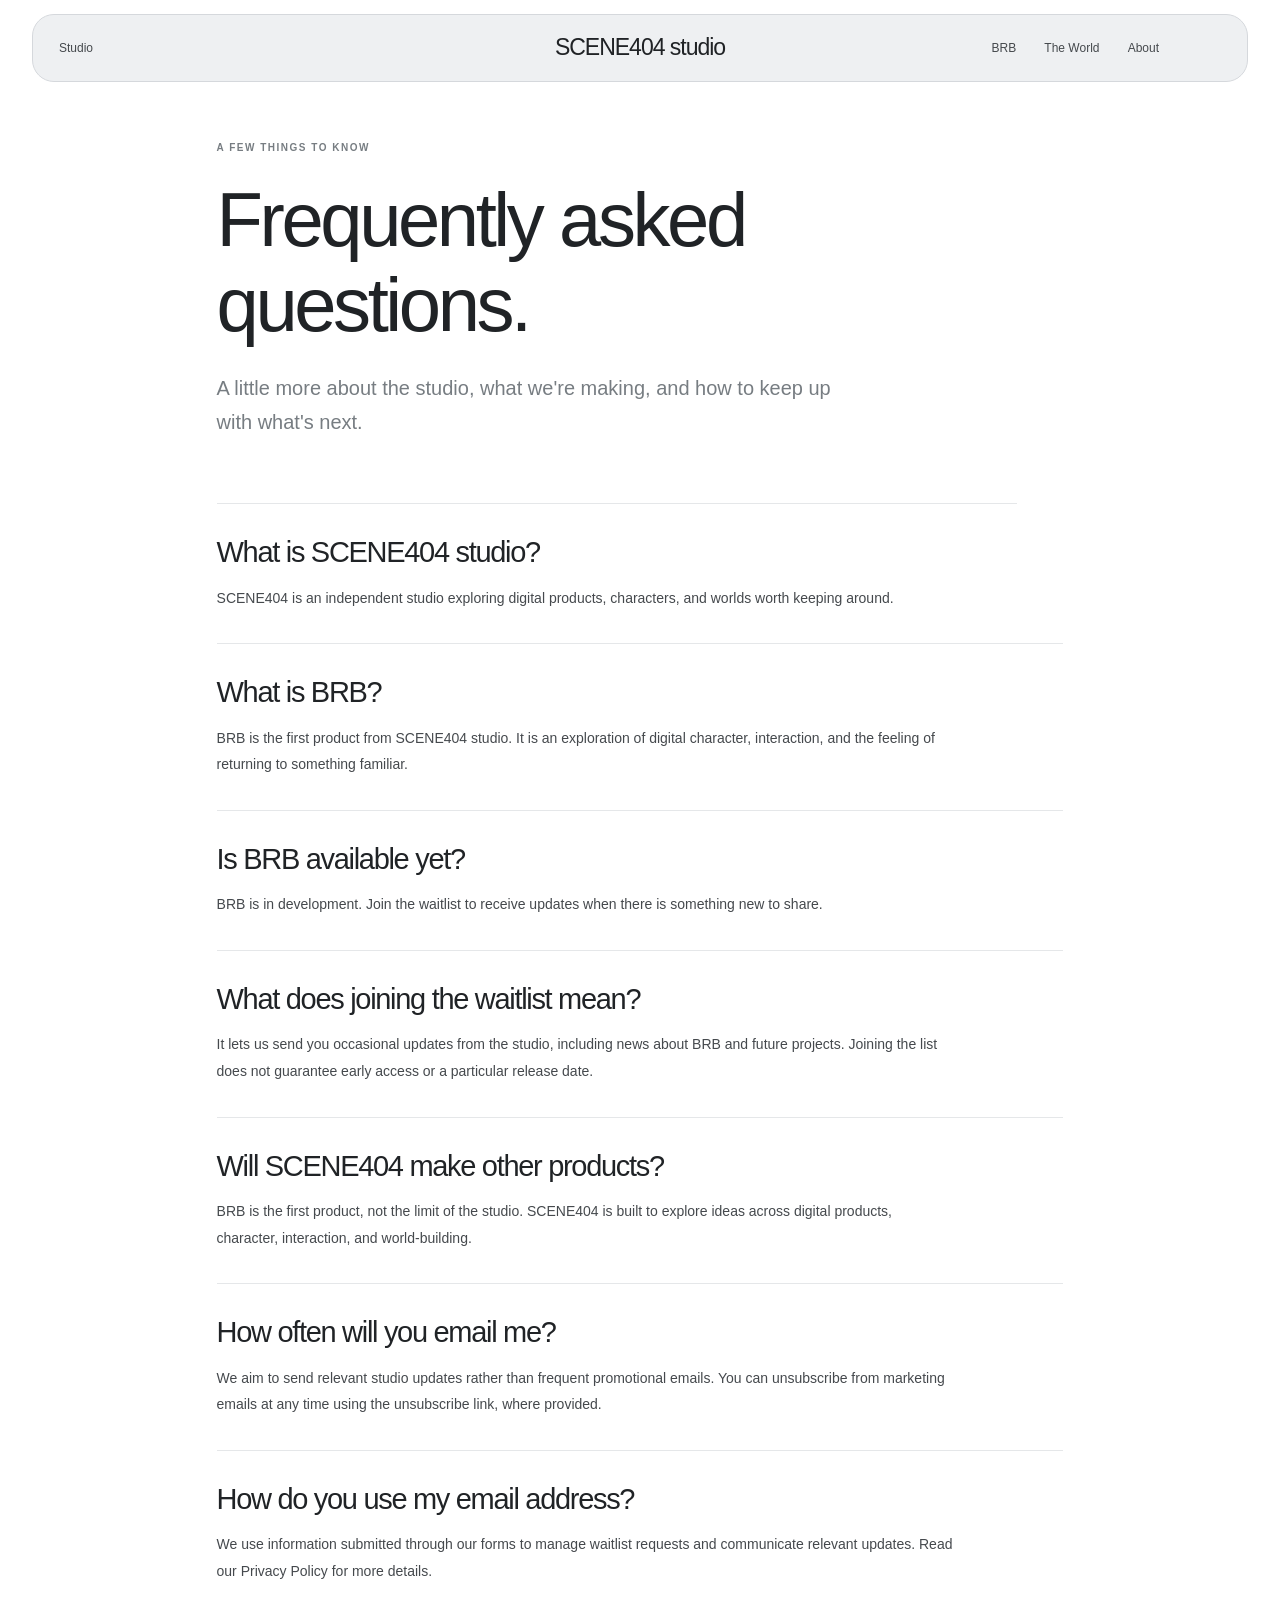
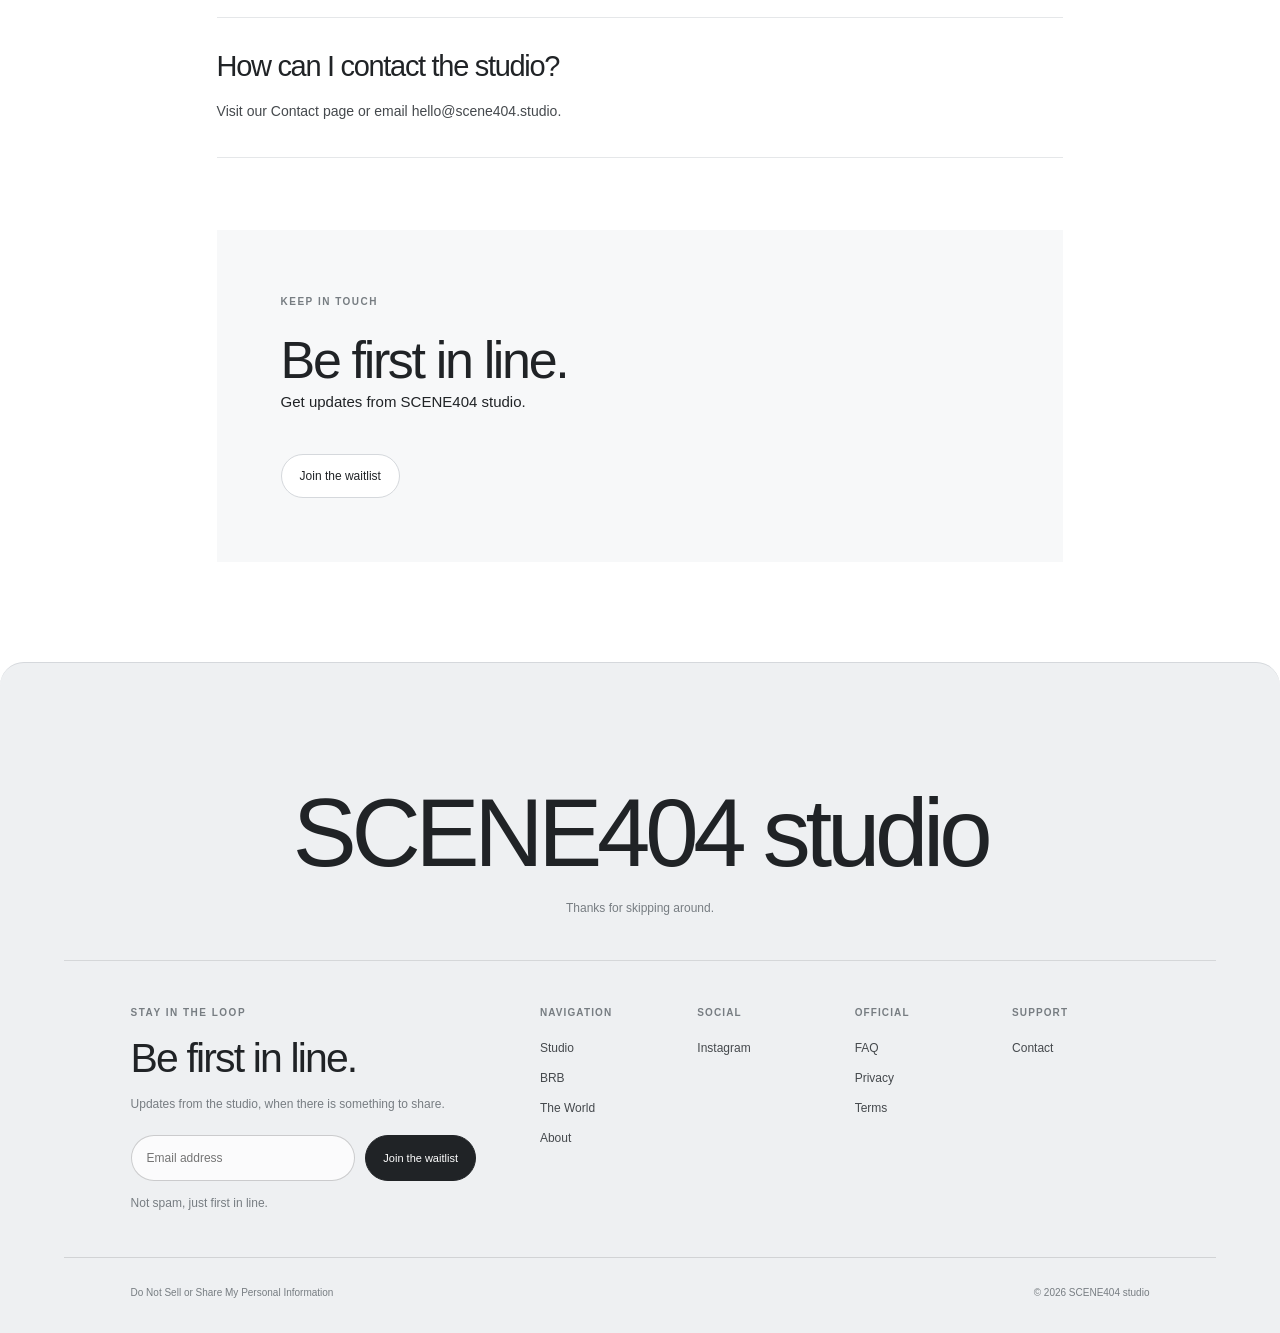
<file: FAQ.html>
<!DOCTYPE html>
<html lang="en">
<head>
<meta charset="UTF-8">
<meta name="viewport" content="width=device-width, initial-scale=1.0">
<meta name="theme-color" content="#ffffff">
<meta
name="description"
content="Frequently asked questions about SCENE404 studio, BRB, and studio updates."
>
<title>FAQ — SCENE404 studio</title>
<link rel="stylesheet" href="./style.css">
</head>

<body class="faq-page">

<header class="site-header">
<nav class="nav-links" aria-label="Main navigation">
<a href="./index.html">Studio</a>
<a href="./brb.html">BRB</a>
<a href="./world.html">The World</a>
<a href="./about.html">About</a>
</nav>

<a class="logo" href="./index.html" aria-label="SCENE404 studio home">
SCENE404 studio
</a>
</header>

<main class="legal-page">
<section class="legal-hero">
<p class="eyebrow">A FEW THINGS TO KNOW</p>
<h1>Frequently asked questions.</h1>
<p class="legal-intro">
A little more about the studio, what we're making,
and how to keep up with what's next.
</p>
</section>

<section class="faq-list">

<article class="faq-item">
<h2>What is SCENE404 studio?</h2>
<p>
SCENE404 is an independent studio exploring digital products,
characters, and worlds worth keeping around.
</p>
</article>

<article class="faq-item">
<h2>What is BRB?</h2>
<p>
BRB is the first product from SCENE404 studio. It is an
exploration of digital character, interaction, and the feeling
of returning to something familiar.
</p>
</article>

<article class="faq-item">
<h2>Is BRB available yet?</h2>
<p>
BRB is in development. Join the waitlist to receive updates
when there is something new to share.
</p>
</article>

<article class="faq-item">
<h2>What does joining the waitlist mean?</h2>
<p>
It lets us send you occasional updates from the studio,
including news about BRB and future projects. Joining the
list does not guarantee early access or a particular release date.
</p>
</article>

<article class="faq-item">
<h2>Will SCENE404 make other products?</h2>
<p>
BRB is the first product, not the limit of the studio.
SCENE404 is built to explore ideas across digital products,
character, interaction, and world-building.
</p>
</article>

<article class="faq-item">
<h2>How often will you email me?</h2>
<p>
We aim to send relevant studio updates rather than frequent
promotional emails. You can unsubscribe from marketing emails
at any time using the unsubscribe link, where provided.
</p>
</article>

<article class="faq-item">
<h2>How do you use my email address?</h2>
<p>
We use information submitted through our forms to manage
waitlist requests and communicate relevant updates. Read our
<a href="./privacy.html">Privacy Policy</a> for more details.
</p>
</article>

<article class="faq-item">
<h2>How can I contact the studio?</h2>
<p>
Visit our <a href="./contact.html">Contact</a> page or email
<a href="mailto:hello@scene404.studio">hello@scene404.studio</a>.
</p>
</article>

</section>

<section class="legal-cta">
<p class="eyebrow">KEEP IN TOUCH</p>
<h2>Be first in line.</h2>
<p>Get updates from SCENE404 studio.</p>
<a class="pill-link" href="./index.html#waitlist">Join the waitlist</a>
</section>
</main>

<footer class="site-footer">
<div class="footer-brand">
<a class="footer-logo" href="./index.html">SCENE404 studio</a>
<p class="footer-tagline">Thanks for skipping around.</p>
</div>

<div class="footer-main">
<div class="footer-columns">

<div class="footer-column">
<p class="footer-heading">Navigation</p>
<a href="./index.html">Studio</a>
<a href="./brb.html">BRB</a>
<a href="./world.html">The World</a>
<a href="./about.html">About</a>
</div>

<div class="footer-column">
<p class="footer-heading">Social</p>
<a
href="https://instagram.com/scene404.studio"
target="_blank"
rel="noopener noreferrer"
>Instagram</a>
</div>

<div class="footer-column">
<p class="footer-heading">Official</p>
<a href="./FAQ.html" aria-current="page">FAQ</a>
<a href="./privacy.html">Privacy</a>
<a href="./terms.html">Terms</a>
</div>

<div class="footer-column">
<p class="footer-heading">Support</p>
<a href="./contact.html">Contact</a>
</div>

</div>

<div class="footer-newsletter">
<p class="eyebrow">STAY IN THE LOOP</p>
<h2>Be first in line.</h2>
<p>Updates from the studio, when there is something to share.</p>

<form
class="footer-waitlist-form"
action="https://formspree.io/f/xjgdddne"
method="POST"
>
<label class="visually-hidden" for="footer-faq-email">
Email address
</label>
<input
id="footer-faq-email"
type="email"
name="email"
placeholder="Email address"
autocomplete="email"
required
>
<button type="submit">Join the waitlist</button>
</form>

<p class="footer-form-note">Not spam, just first in line.</p>
</div>
</div>

<div class="footer-bottom">
<p class="privacy-statement">
Do Not Sell or Share My Personal Information
</p>
<p class="copyright">© 2026 SCENE404 studio</p>
</div>
</footer>

</body>
</html>
<script>
(() => {
const header = document.querySelector(".site-header");
if (!header) return;

const nav = header.querySelector(".nav-links");
const logo = header.querySelector(".logo");

/* Mobile drawer */
let toggle = null;
let backdrop = null;
let drawer = null;

if (nav && logo) {
toggle = document.createElement("button");
toggle.className = "mobile-menu-toggle";
toggle.type = "button";
toggle.setAttribute("aria-label", "Open navigation");
toggle.setAttribute("aria-expanded", "false");
toggle.innerHTML = "<span></span><span></span><span></span>";
header.appendChild(toggle);

backdrop = document.createElement("div");
backdrop.className = "mobile-menu-backdrop";
backdrop.setAttribute("aria-hidden", "true");

drawer = document.createElement("nav");
drawer.className = "mobile-menu-drawer";
drawer.setAttribute("aria-label", "Mobile navigation");

nav.querySelectorAll("a").forEach((link) => {
const copy = link.cloneNode(true);
drawer.appendChild(copy);
});

document.body.append(backdrop, drawer);

function closeMenu() {
drawer.classList.remove("is-visible");
backdrop.classList.remove("is-visible");
document.body.classList.remove("mobile-menu-open");
toggle.setAttribute("aria-expanded", "false");
toggle.setAttribute("aria-label", "Open navigation");
}

function openMenu() {
drawer.classList.add("is-visible");
backdrop.classList.add("is-visible");
document.body.classList.add("mobile-menu-open");
toggle.setAttribute("aria-expanded", "true");
toggle.setAttribute("aria-label", "Close navigation");
}

toggle.addEventListener("click", () => {
drawer.classList.contains("is-visible")
? closeMenu()
: openMenu();
});

backdrop.addEventListener("click", closeMenu);
drawer.addEventListener("click", (event) => {
if (event.target.closest("a")) closeMenu();
});

document.addEventListener("keydown", (event) => {
if (event.key === "Escape") closeMenu();
});
}

/* Compact header after scrolling */
function updateHeader() {
if (window.innerWidth <= 680) {
header.classList.toggle("is-compact", window.scrollY > 70);
} else {
header.classList.remove("is-compact");
}
}

window.addEventListener("scroll", updateHeader, { passive: true });
window.addEventListener("resize", updateHeader);
updateHeader();

/* Scroll-responsive image motion */
const images = document.querySelectorAll(
".motion-media img, .big-image img, .hero-media img, " +
".world-media img, .app-media img, .moments-media img"
);

const reduceMotion = window.matchMedia(
"(prefers-reduced-motion: reduce)"
);

if (reduceMotion.matches || !images.length) return;

let frame = null;

function updateImages() {
const vh = window.innerHeight;
const maxScale = window.innerWidth <= 680 ? 0.035 : 0.055;

images.forEach((img) => {
const rect = img.getBoundingClientRect();

if (rect.bottom < 0 || rect.top > vh) return;

const center = rect.top + rect.height / 2;
const distance = Math.abs(center - vh * 0.5);
const proximity = Math.max(0, 1 - distance / (vh * 0.8));
const scale = 1 + proximity * maxScale;

img.style.transformOrigin = "center center";
img.style.transform = `scale(${scale})`;
});

frame = null;
}

function requestUpdate() {
if (frame !== null) return;
frame = requestAnimationFrame(updateImages);
}

window.addEventListener("scroll", requestUpdate, { passive: true });
window.addEventListener("resize", requestUpdate);
window.addEventListener("load", updateImages);
updateImages();
})();
</script>
</body>
</file>
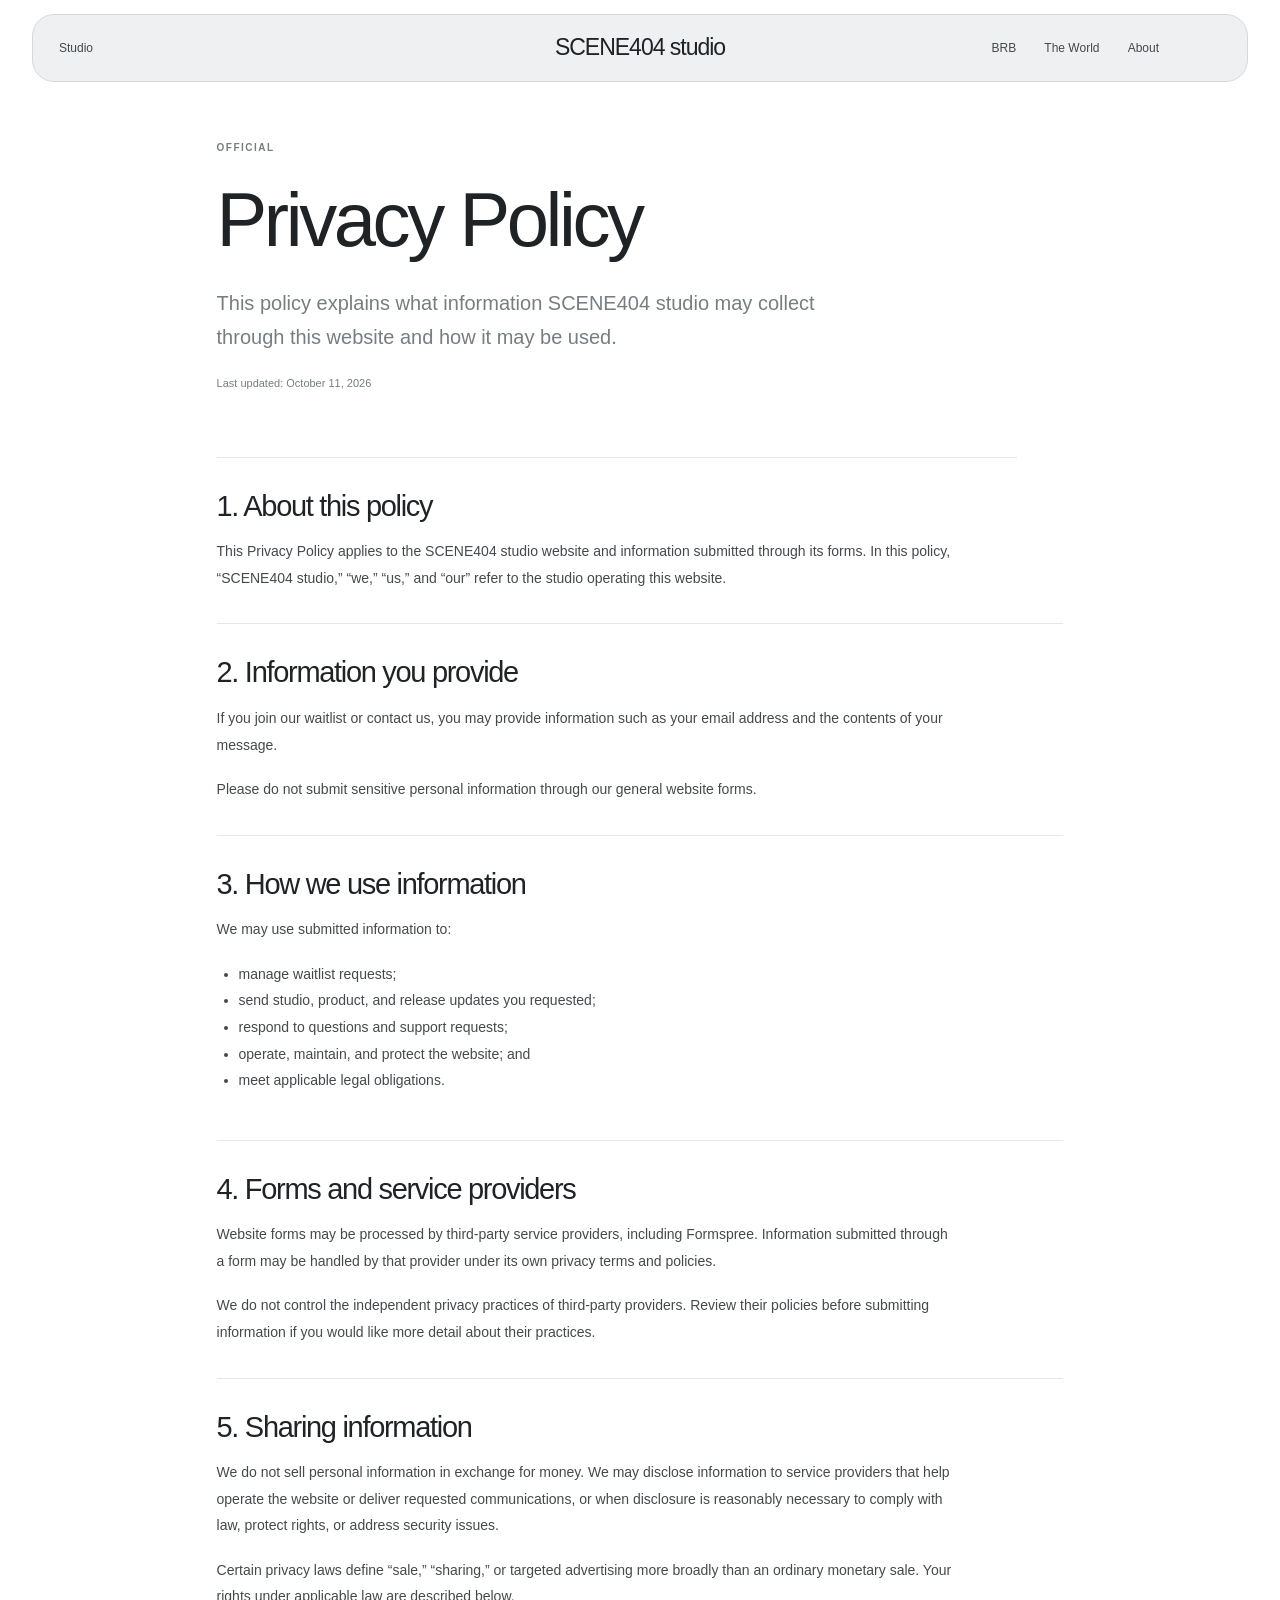
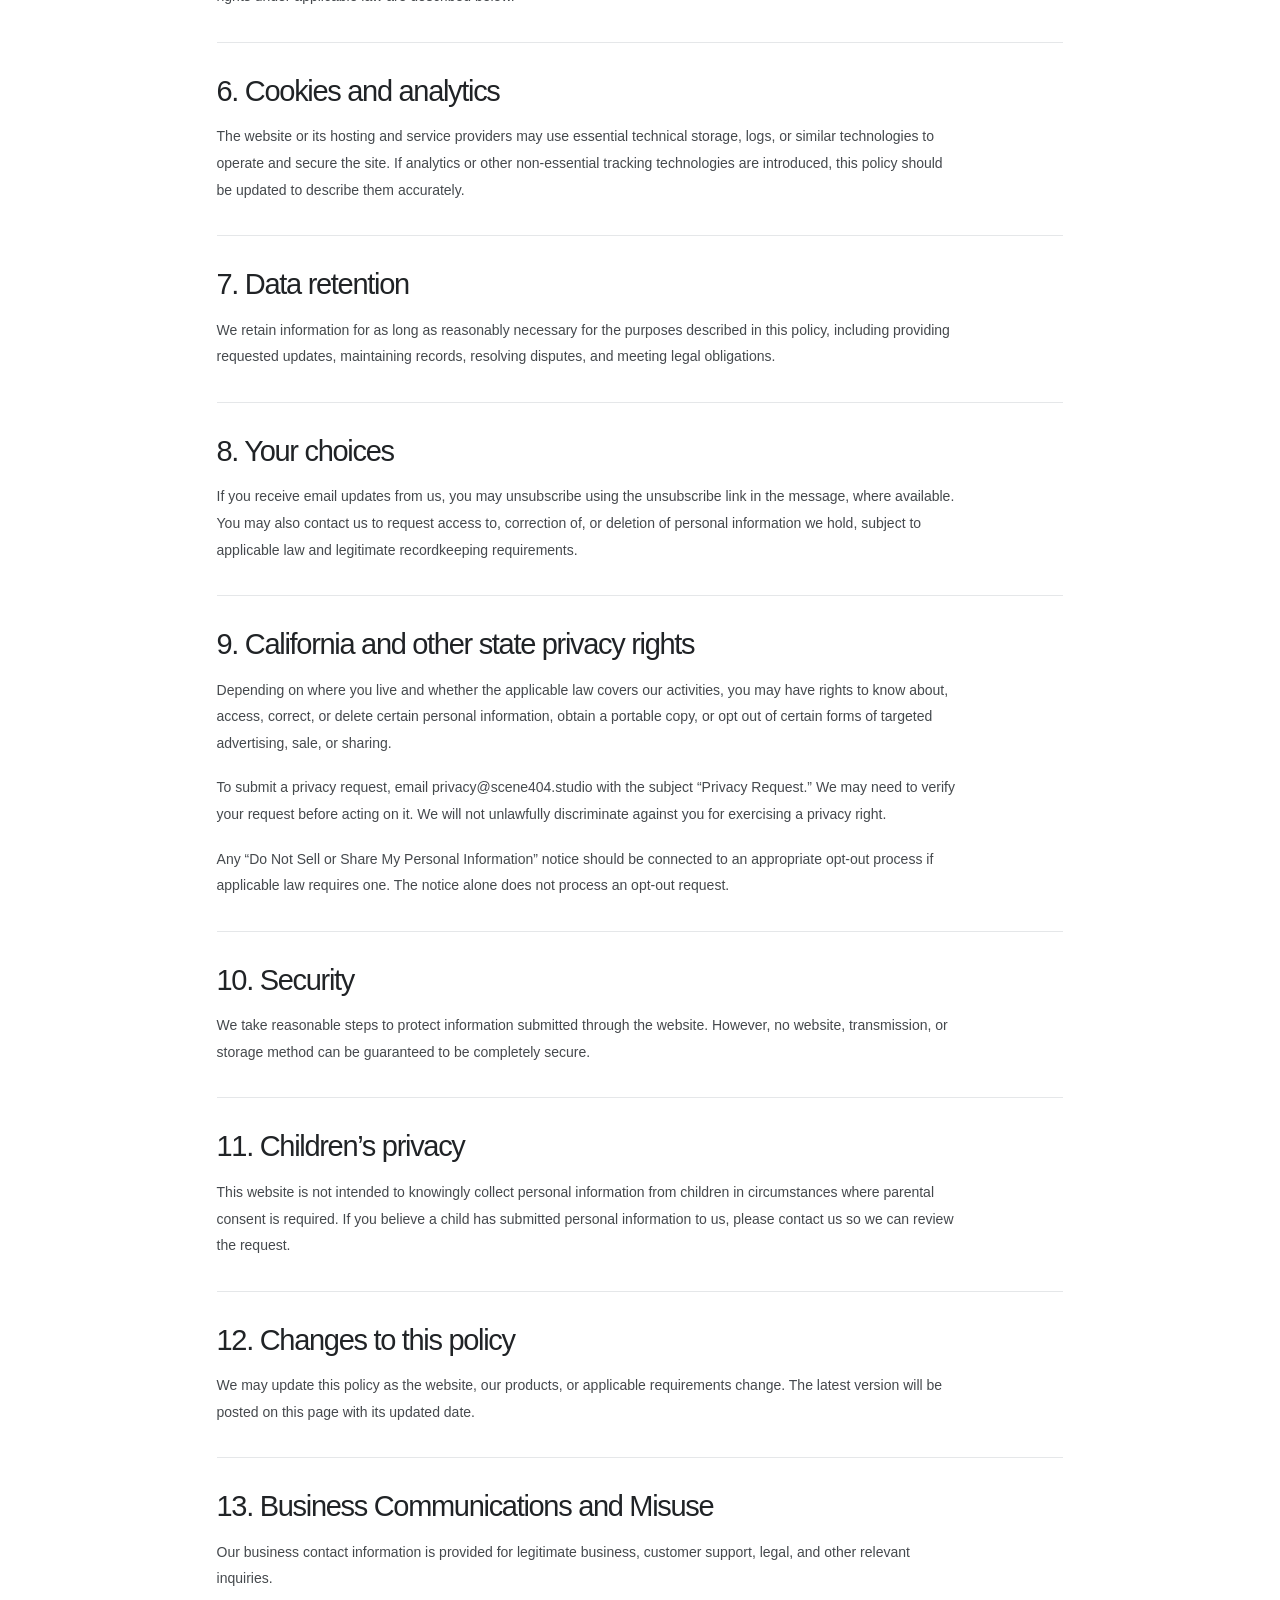
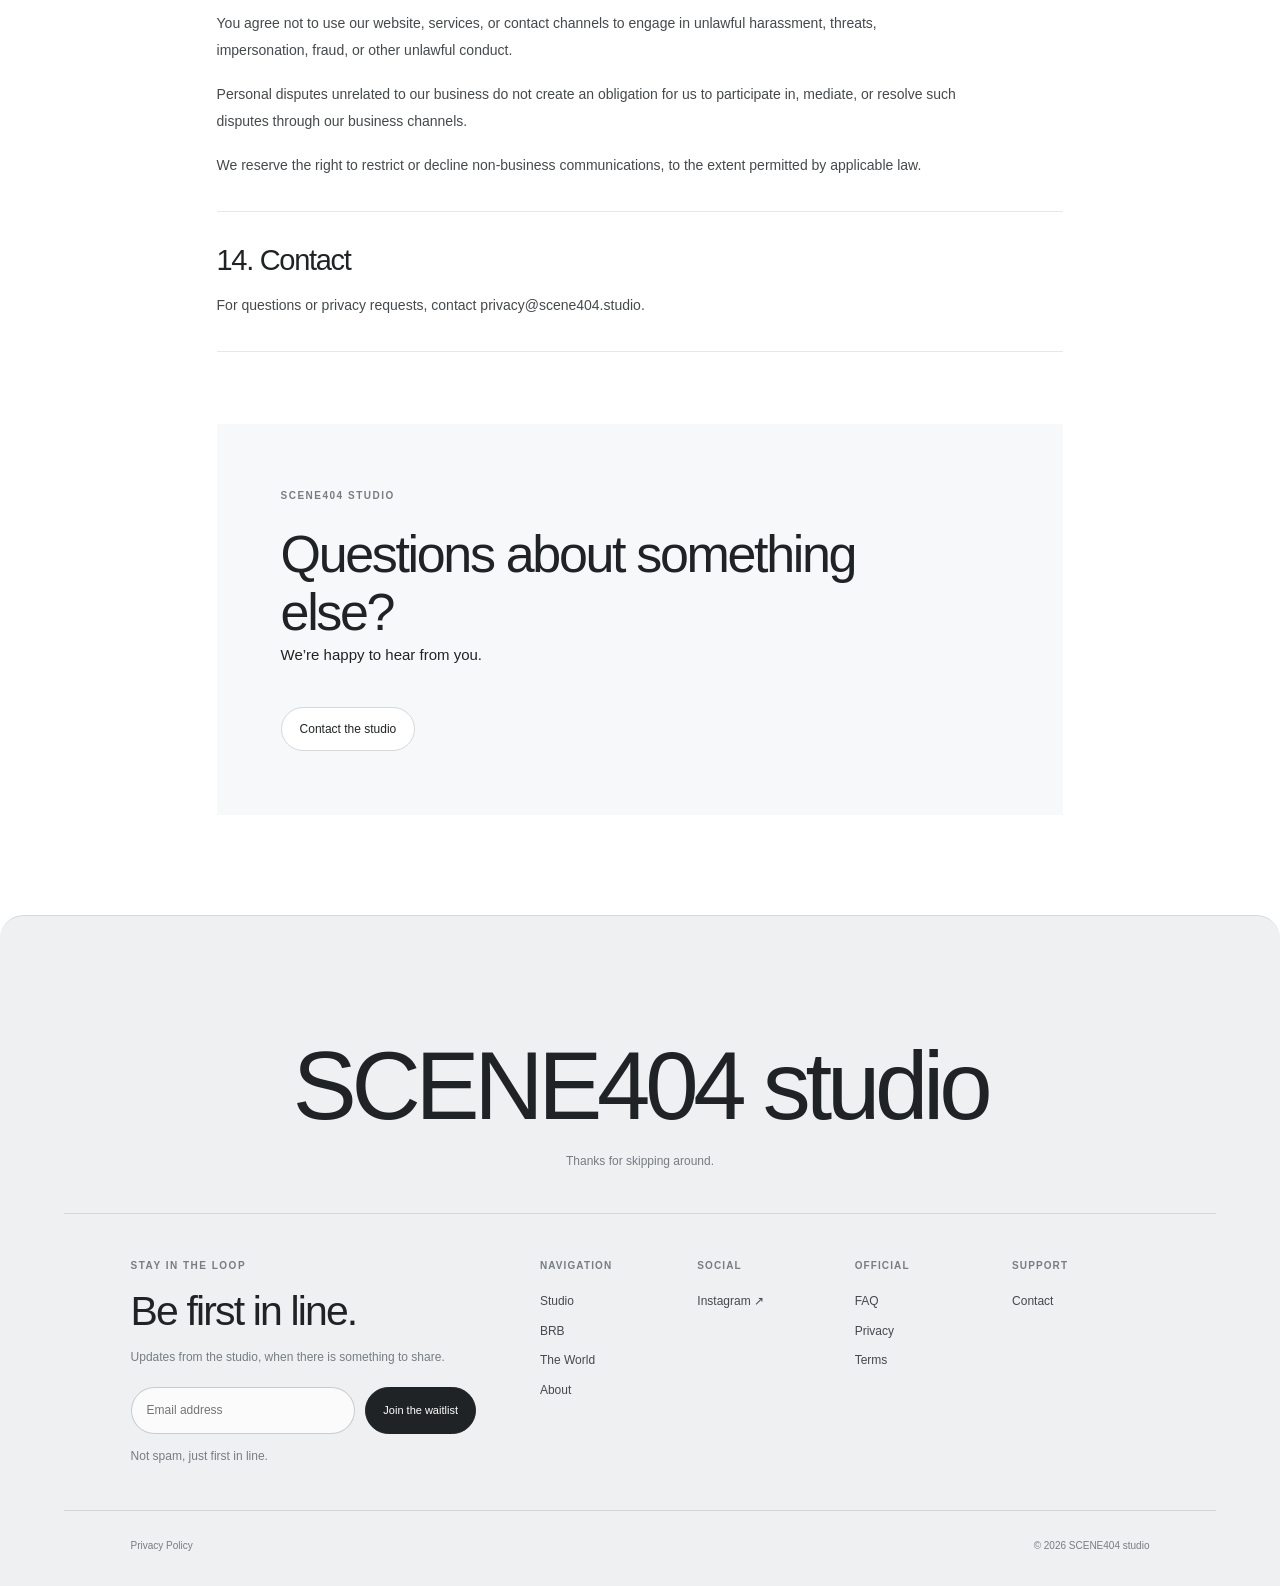
<file: privacy.html>
<!DOCTYPE html>
<html lang="en">
<head>
<meta charset="UTF-8">
<meta name="viewport" content="width=device-width, initial-scale=1">
<meta name="theme-color" content="#ffffff">
<meta
name="description"
content="Privacy Policy for SCENE404 studio and its website."
>
<title>Privacy Policy — SCENE404 studio</title>
<link rel="stylesheet" href="./style.css">
</head>

<body class="privacy-page">

<header class="site-header">
<nav class="nav-links" aria-label="Main navigation">
<a href="./index.html">Studio</a>
<a href="./brb.html">BRB</a>
<a href="./world.html">The World</a>
<a href="./about.html">About</a>
</nav>

<a class="logo" href="./index.html" aria-label="SCENE404 studio home">
SCENE404 studio
</a>
</header>

<main class="legal-page">

<section class="legal-hero">
<p class="eyebrow">OFFICIAL</p>
<h1>Privacy Policy</h1>
<p class="legal-intro">
This policy explains what information SCENE404 studio may
collect through this website and how it may be used.
</p>
<p class="legal-updated">Last updated: October 11, 2026</p>
</section>

<article class="legal-content">

<section class="legal-section">
<h2>1. About this policy</h2>
<p>
This Privacy Policy applies to the SCENE404 studio website
and information submitted through its forms. In this policy,
“SCENE404 studio,” “we,” “us,” and “our” refer to the studio
operating this website.
</p>
</section>

<section class="legal-section">
<h2>2. Information you provide</h2>
<p>
If you join our waitlist or contact us, you may provide
information such as your email address and the contents
of your message.
</p>
<p>
Please do not submit sensitive personal information through
our general website forms.
</p>
</section>

<section class="legal-section">
<h2>3. How we use information</h2>
<p>We may use submitted information to:</p>
<ul>
<li>manage waitlist requests;</li>
<li>send studio, product, and release updates you requested;</li>
<li>respond to questions and support requests;</li>
<li>operate, maintain, and protect the website; and</li>
<li>meet applicable legal obligations.</li>
</ul>
</section>

<section class="legal-section">
<h2>4. Forms and service providers</h2>
<p>
Website forms may be processed by third-party service
providers, including Formspree. Information submitted through
a form may be handled by that provider under its own privacy
terms and policies.
</p>
<p>
We do not control the independent privacy practices of
third-party providers. Review their policies before submitting
information if you would like more detail about their practices.
</p>
</section>

<section class="legal-section">
<h2>5. Sharing information</h2>
<p>
We do not sell personal information in exchange for money.
We may disclose information to service providers that help
operate the website or deliver requested communications, or
when disclosure is reasonably necessary to comply with law,
protect rights, or address security issues.
</p>
<p>
Certain privacy laws define “sale,” “sharing,” or targeted
advertising more broadly than an ordinary monetary sale.
Your rights under applicable law are described below.
</p>
</section>

<section class="legal-section">
<h2>6. Cookies and analytics</h2>
<p>
The website or its hosting and service providers may use
essential technical storage, logs, or similar technologies
to operate and secure the site. If analytics or other
non-essential tracking technologies are introduced, this
policy should be updated to describe them accurately.
</p>
</section>

<section class="legal-section">
<h2>7. Data retention</h2>
<p>
We retain information for as long as reasonably necessary
for the purposes described in this policy, including
providing requested updates, maintaining records, resolving
disputes, and meeting legal obligations.
</p>
</section>

<section class="legal-section">
<h2>8. Your choices</h2>
<p>
If you receive email updates from us, you may unsubscribe
using the unsubscribe link in the message, where available.
You may also contact us to request access to, correction of,
or deletion of personal information we hold, subject to
applicable law and legitimate recordkeeping requirements.
</p>
</section>

<section class="legal-section">
<h2>9. California and other state privacy rights</h2>
<p>
Depending on where you live and whether the applicable law
covers our activities, you may have rights to know about,
access, correct, or delete certain personal information,
obtain a portable copy, or opt out of certain forms of
targeted advertising, sale, or sharing.
</p>
<p>
To submit a privacy request, email
<a href="mailto:privacy@scene404.studio">privacy@scene404.studio</a>
with the subject “Privacy Request.” We may need to verify
your request before acting on it. We will not unlawfully
discriminate against you for exercising a privacy right.
</p>
<p>
Any “Do Not Sell or Share My Personal Information” notice
should be connected to an appropriate opt-out process if
applicable law requires one. The notice alone does not
process an opt-out request.
</p>
</section>

<section class="legal-section">
<h2>10. Security</h2>
<p>
We take reasonable steps to protect information submitted
through the website. However, no website, transmission, or
storage method can be guaranteed to be completely secure.
</p>
</section>

<section class="legal-section">
<h2>11. Children’s privacy</h2>
<p>
This website is not intended to knowingly collect personal
information from children in circumstances where parental
consent is required. If you believe a child has submitted
personal information to us, please contact us so we can
review the request.
</p>
</section>

<section class="legal-section">
<h2>12. Changes to this policy</h2>
<p>
We may update this policy as the website, our products,
or applicable requirements change. The latest version will
be posted on this page with its updated date.
</p>
</section>

  <section class="legal-section">
<h2>13. Business Communications and Misuse</h2>

<p>
Our business contact information is provided for legitimate
business, customer support, legal, and other relevant inquiries.
</p>

<p>
You agree not to use our website, services, or contact channels
to engage in unlawful harassment, threats, impersonation, fraud,
or other unlawful conduct.
</p>

<p>
Personal disputes unrelated to our business do not create an
obligation for us to participate in, mediate, or resolve such
disputes through our business channels.
</p>

<p>
We reserve the right to restrict or decline non-business
communications, to the extent permitted by applicable law.
</p>
</section>

<section class="legal-section">
<h2>14. Contact</h2>
<p>
For questions or privacy requests, contact
<a href="mailto:privacy@scene404.studio">privacy@scene404.studio</a>.
</p>
</section>

</article>

<section class="legal-cta">
<p class="eyebrow">SCENE404 STUDIO</p>
<h2>Questions about something else?</h2>
<p>We’re happy to hear from you.</p>
<a class="pill-link" href="./contact.html">Contact the studio</a>
</section>

</main>

<footer class="site-footer">
<div class="footer-brand">
<a class="footer-logo" href="./index.html">SCENE404 studio</a>
<p class="footer-tagline">Thanks for skipping around.</p>
</div>

<div class="footer-main">

<div class="footer-columns">

<div class="footer-column">
<p class="footer-heading">Navigation</p>
<a href="./index.html">Studio</a>
<a href="./brb.html">BRB</a>
<a href="./world.html">The World</a>
<a href="./about.html">About</a>
</div>

<div class="footer-column">
<p class="footer-heading">Social</p>
<a
href="https://www.instagram.com/scene404.studio/"
target="_blank"
rel="noopener noreferrer"
>Instagram ↗</a>
</div>

<div class="footer-column">
<p class="footer-heading">Official</p>
<a href="./FAQ.html">FAQ</a>
<a href="./privacy.html" aria-current="page">Privacy</a>
<a href="./terms.html">Terms</a>
</div>

<div class="footer-column">
<p class="footer-heading">Support</p>
<a href="./contact.html">Contact</a>
</div>

</div>

<div class="footer-newsletter">
<p class="eyebrow">STAY IN THE LOOP</p>
<h2>Be first in line.</h2>
<p>Updates from the studio, when there is something to share.</p>

<form
class="footer-waitlist-form"
action="https://formspree.io/f/xjgdddne"
method="POST"
>
<label class="visually-hidden" for="footer-privacy-email">
Email address
</label>
<input
id="footer-privacy-email"
type="email"
name="email"
placeholder="Email address"
autocomplete="email"
required
>
<button type="submit">Join the waitlist</button>
</form>

<p class="footer-form-note">Not spam, just first in line.</p>
</div>

</div>

<div class="footer-bottom">
<p class="privacy-statement">
<a href="./privacy.html">Privacy Policy</a>
</p>
<p class="copyright">
© <span class="current-year">2026</span> SCENE404 studio
</p>
</div>
</footer>

<script>
(() => {
const header = document.querySelector(".site-header");
if (!header) return;

const nav = header.querySelector(".nav-links");
if (!nav) return;

const mobileQuery = window.matchMedia("(max-width: 680px)");

if (!header.querySelector(".mobile-menu-toggle")) {
const toggle = document.createElement("button");
toggle.type = "button";
toggle.className = "mobile-menu-toggle";
toggle.setAttribute("aria-label", "Open navigation");
toggle.setAttribute("aria-expanded", "false");
toggle.setAttribute("aria-controls", "mobile-navigation");
toggle.innerHTML = "<span></span><span></span>";

const backdrop = document.createElement("div");
backdrop.className = "mobile-menu-backdrop";
backdrop.setAttribute("aria-hidden", "true");

const drawer = document.createElement("nav");
drawer.id = "mobile-navigation";
drawer.className = "mobile-menu-drawer";
drawer.setAttribute("aria-label", "Mobile navigation");

nav.querySelectorAll("a").forEach((link) => {
drawer.appendChild(link.cloneNode(true));
});

header.appendChild(toggle);
document.body.append(backdrop, drawer);

function closeMenu() {
drawer.classList.remove("is-visible");
backdrop.classList.remove("is-visible");
document.body.classList.remove("mobile-menu-open");
toggle.setAttribute("aria-expanded", "false");
toggle.setAttribute("aria-label", "Open navigation");
}

function openMenu() {
drawer.classList.add("is-visible");
backdrop.classList.add("is-visible");
document.body.classList.add("mobile-menu-open");
toggle.setAttribute("aria-expanded", "true");
toggle.setAttribute("aria-label", "Close navigation");
}

toggle.addEventListener("click", () => {
if (drawer.classList.contains("is-visible")) {
closeMenu();
} else {
openMenu();
}
});

backdrop.addEventListener("click", closeMenu);

drawer.querySelectorAll("a").forEach((link) => {
link.addEventListener("click", closeMenu);
});

document.addEventListener("keydown", (event) => {
if (event.key === "Escape") closeMenu();
});

window.addEventListener("resize", () => {
if (!mobileQuery.matches) {
closeMenu();
header.classList.remove("is-compact");
}
});
}

function updateHeader() {
if (mobileQuery.matches) {
header.classList.toggle("is-compact", window.scrollY > 70);
} else {
header.classList.remove("is-compact");
}
}

window.addEventListener("scroll", updateHeader, { passive: true });
window.addEventListener("resize", updateHeader);
updateHeader();

document.querySelectorAll(".current-year").forEach((element) => {
element.textContent = new Date().getFullYear();
});
})();
</script>

</body>
</html>
</file>
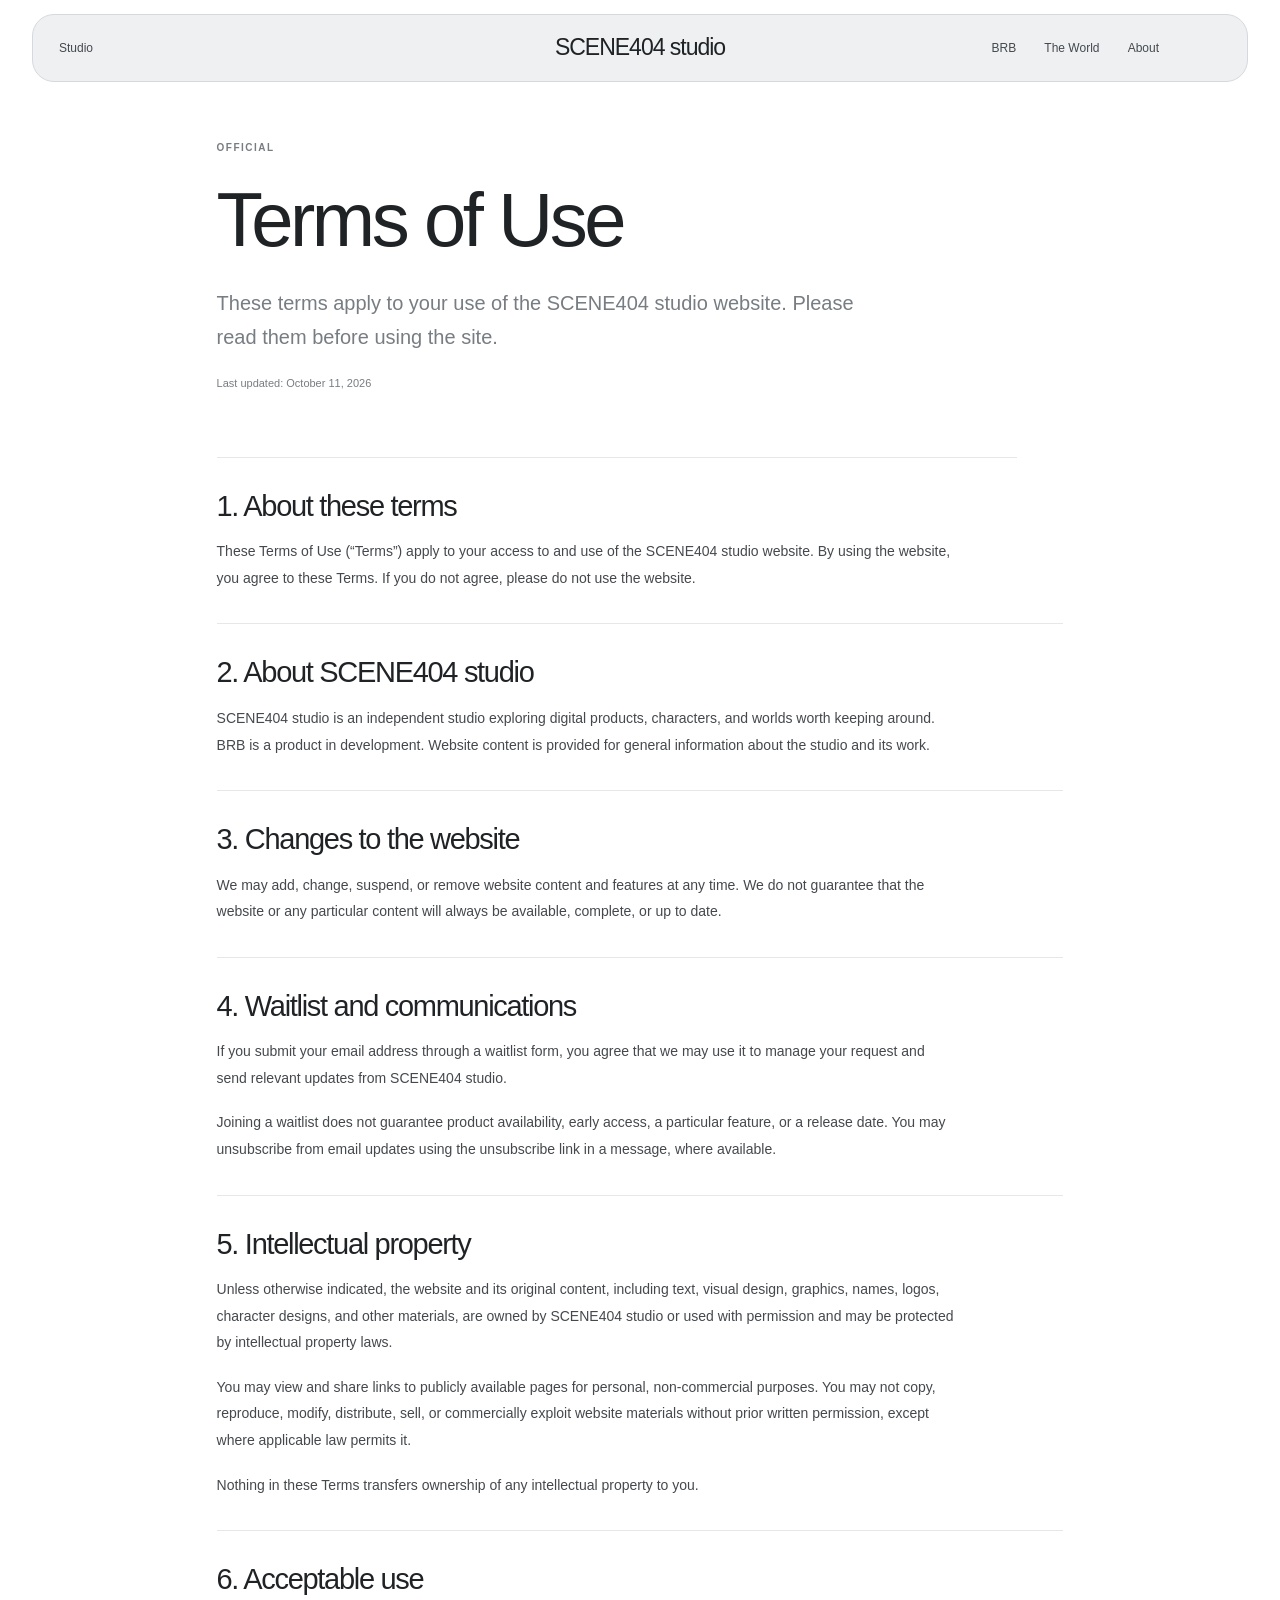
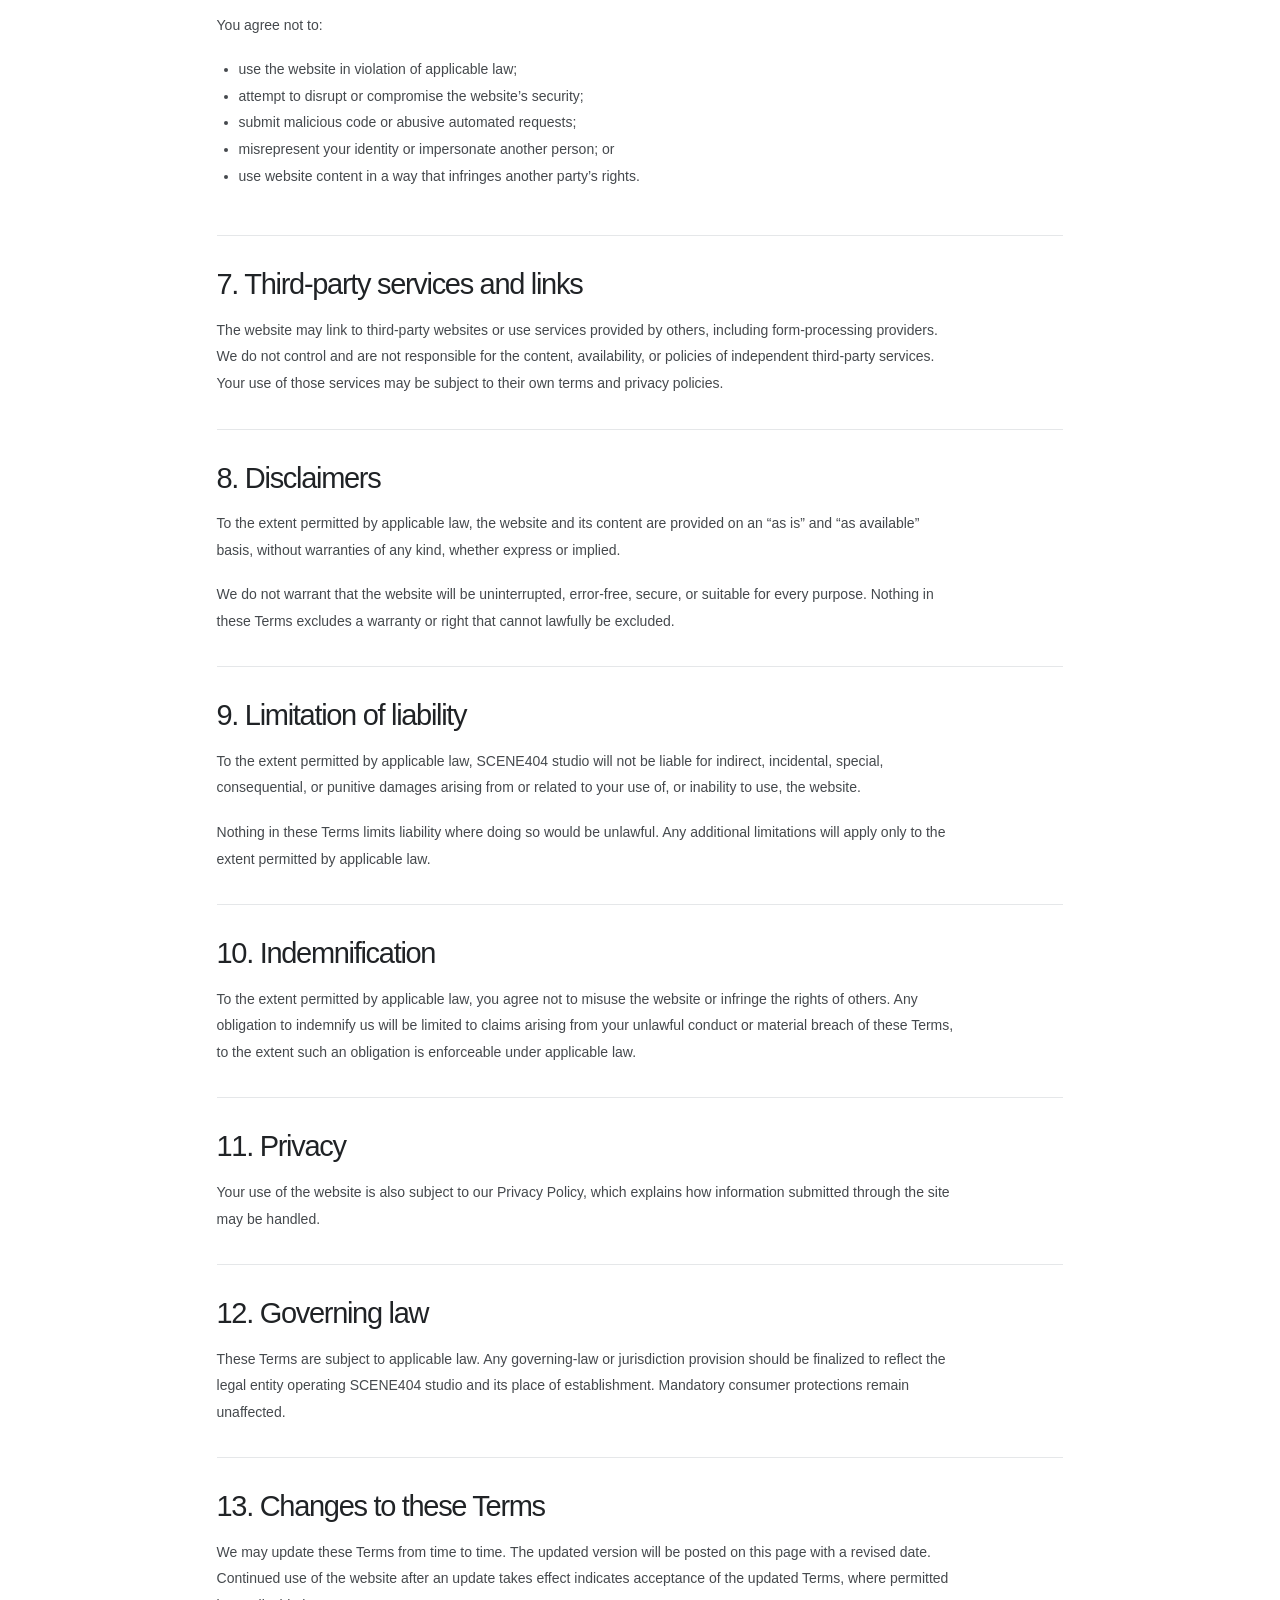
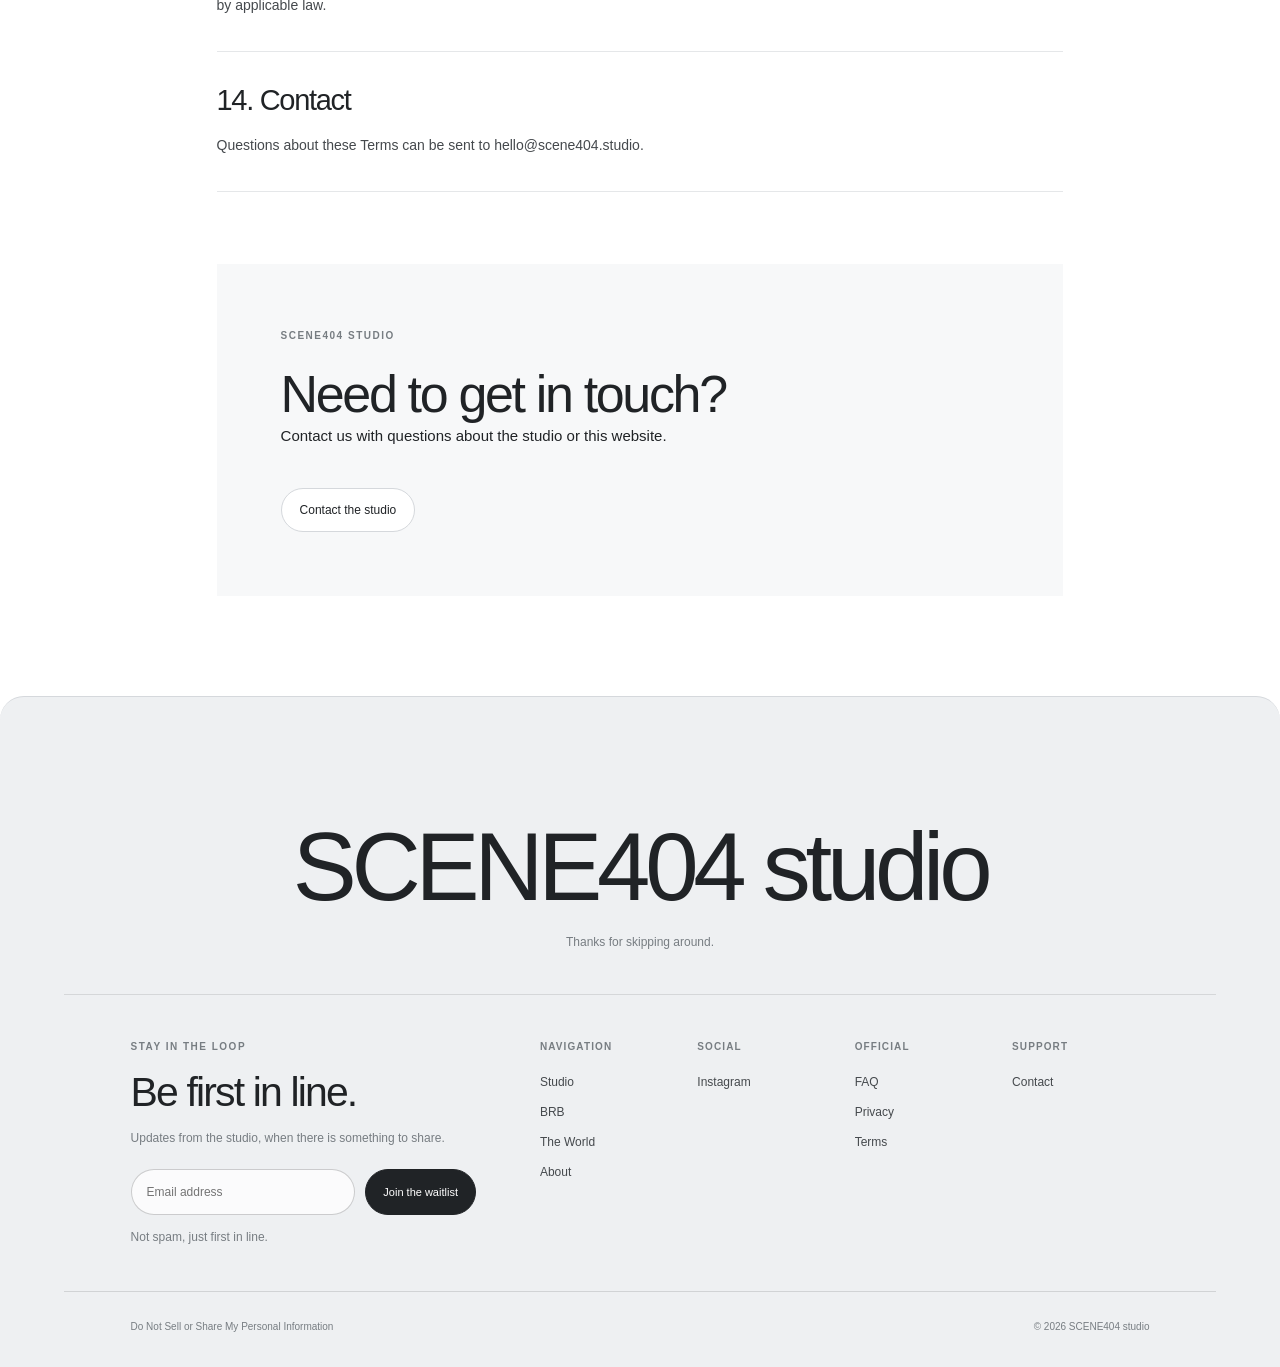
<file: terms.html>
<!DOCTYPE html>
<html lang="en">
<head>
<meta charset="UTF-8">
<meta name="viewport" content="width=device-width, initial-scale=1.0">
<meta name="theme-color" content="#ffffff">
<meta
name="description"
content="Terms of Use for the SCENE404 studio website."
>
<title>Terms of Use — SCENE404 studio</title>
<link rel="stylesheet" href="./style.css">
</head>

<body class="terms-page">

<header class="site-header">
<nav class="nav-links" aria-label="Main navigation">
<a href="./index.html">Studio</a>
<a href="./brb.html">BRB</a>
<a href="./world.html">The World</a>
<a href="./about.html">About</a>
</nav>

<a class="logo" href="./index.html" aria-label="SCENE404 studio home">
SCENE404 studio
</a>
</header>

<main class="legal-page">
<section class="legal-hero">
<p class="eyebrow">OFFICIAL</p>
<h1>Terms of Use</h1>
<p class="legal-intro">
These terms apply to your use of the SCENE404 studio website.
Please read them before using the site.
</p>
<p class="legal-updated">Last updated: October 11, 2026</p>
</section>

<article class="legal-content">

<section class="legal-section">
<h2>1. About these terms</h2>
<p>
These Terms of Use (“Terms”) apply to your access to and use
of the SCENE404 studio website. By using the website, you
agree to these Terms. If you do not agree, please do not
use the website.
</p>
</section>

<section class="legal-section">
<h2>2. About SCENE404 studio</h2>
<p>
SCENE404 studio is an independent studio exploring digital
products, characters, and worlds worth keeping around.
BRB is a product in development. Website content is provided
for general information about the studio and its work.
</p>
</section>

<section class="legal-section">
<h2>3. Changes to the website</h2>
<p>
We may add, change, suspend, or remove website content
and features at any time. We do not guarantee that the
website or any particular content will always be available,
complete, or up to date.
</p>
</section>

<section class="legal-section">
<h2>4. Waitlist and communications</h2>
<p>
If you submit your email address through a waitlist form,
you agree that we may use it to manage your request and
send relevant updates from SCENE404 studio.
</p>
<p>
Joining a waitlist does not guarantee product availability,
early access, a particular feature, or a release date.
You may unsubscribe from email updates using the unsubscribe
link in a message, where available.
</p>
</section>

<section class="legal-section">
<h2>5. Intellectual property</h2>
<p>
Unless otherwise indicated, the website and its original
content, including text, visual design, graphics, names,
logos, character designs, and other materials, are owned
by SCENE404 studio or used with permission and may be
protected by intellectual property laws.
</p>
<p>
You may view and share links to publicly available pages
for personal, non-commercial purposes. You may not copy,
reproduce, modify, distribute, sell, or commercially exploit
website materials without prior written permission, except
where applicable law permits it.
</p>
<p>
Nothing in these Terms transfers ownership of any
intellectual property to you.
</p>
</section>

<section class="legal-section">
<h2>6. Acceptable use</h2>
<p>You agree not to:</p>
<ul>
<li>use the website in violation of applicable law;</li>
<li>attempt to disrupt or compromise the website’s security;</li>
<li>submit malicious code or abusive automated requests;</li>
<li>misrepresent your identity or impersonate another person; or</li>
<li>use website content in a way that infringes another party’s rights.</li>
</ul>
</section>

<section class="legal-section">
<h2>7. Third-party services and links</h2>
<p>
The website may link to third-party websites or use services
provided by others, including form-processing providers.
We do not control and are not responsible for the content,
availability, or policies of independent third-party services.
Your use of those services may be subject to their own terms
and privacy policies.
</p>
</section>

<section class="legal-section">
<h2>8. Disclaimers</h2>
<p>
To the extent permitted by applicable law, the website and
its content are provided on an “as is” and “as available”
basis, without warranties of any kind, whether express or
implied.
</p>
<p>
We do not warrant that the website will be uninterrupted,
error-free, secure, or suitable for every purpose. Nothing
in these Terms excludes a warranty or right that cannot
lawfully be excluded.
</p>
</section>

<section class="legal-section">
<h2>9. Limitation of liability</h2>
<p>
To the extent permitted by applicable law, SCENE404 studio
will not be liable for indirect, incidental, special,
consequential, or punitive damages arising from or related
to your use of, or inability to use, the website.
</p>
<p>
Nothing in these Terms limits liability where doing so
would be unlawful. Any additional limitations will apply
only to the extent permitted by applicable law.
</p>
</section>

<section class="legal-section">
<h2>10. Indemnification</h2>
<p>
To the extent permitted by applicable law, you agree not
to misuse the website or infringe the rights of others.
Any obligation to indemnify us will be limited to claims
arising from your unlawful conduct or material breach
of these Terms, to the extent such an obligation is
enforceable under applicable law.
</p>
</section>

<section class="legal-section">
<h2>11. Privacy</h2>
<p>
Your use of the website is also subject to our
<a href="./privacy.html">Privacy Policy</a>, which explains
how information submitted through the site may be handled.
</p>
</section>

<section class="legal-section">
<h2>12. Governing law</h2>
<p>
These Terms are subject to applicable law. Any governing-law
or jurisdiction provision should be finalized to reflect the
legal entity operating SCENE404 studio and its place of
establishment. Mandatory consumer protections remain unaffected.
</p>
</section>

<section class="legal-section">
<h2>13. Changes to these Terms</h2>
<p>
We may update these Terms from time to time. The updated
version will be posted on this page with a revised date.
Continued use of the website after an update takes effect
indicates acceptance of the updated Terms, where permitted
by applicable law.
</p>
</section>

<section class="legal-section">
<h2>14. Contact</h2>
<p>
Questions about these Terms can be sent to
<a href="mailto:hello@scene404.studio">hello@scene404.studio</a>.
</p>
</section>

</article>

<section class="legal-cta">
<p class="eyebrow">SCENE404 STUDIO</p>
<h2>Need to get in touch?</h2>
<p>Contact us with questions about the studio or this website.</p>
<a class="pill-link" href="./contact.html">Contact the studio</a>
</section>
</main>

<footer class="site-footer">
<div class="footer-brand">
<a class="footer-logo" href="./index.html">SCENE404 studio</a>
<p class="footer-tagline">Thanks for skipping around.</p>
</div>

<div class="footer-main">
<div class="footer-columns">

<div class="footer-column">
<p class="footer-heading">Navigation</p>
<a href="./index.html">Studio</a>
<a href="./brb.html">BRB</a>
<a href="./world.html">The World</a>
<a href="./about.html">About</a>
</div>

<div class="footer-column">
<p class="footer-heading">Social</p>
<a
href="https://instagram.com/scene404.studio"
target="_blank"
rel="noopener noreferrer"
>Instagram</a>
</div>

<div class="footer-column">
<p class="footer-heading">Official</p>
<a href="./FAQ.html">FAQ</a>
<a href="./privacy.html">Privacy</a>
<a href="./terms.html" aria-current="page">Terms</a>
</div>

<div class="footer-column">
<p class="footer-heading">Support</p>
<a href="./contact.html">Contact</a>
</div>

</div>

<div class="footer-newsletter">
<p class="eyebrow">STAY IN THE LOOP</p>
<h2>Be first in line.</h2>
<p>Updates from the studio, when there is something to share.</p>

<form
class="footer-waitlist-form"
action="https://formspree.io/f/xjgdddne"
method="POST"
>
<label class="visually-hidden" for="footer-terms-email">
Email address
</label>
<input
id="footer-terms-email"
type="email"
name="email"
placeholder="Email address"
autocomplete="email"
required
>
<button type="submit">Join the waitlist</button>
</form>

<p class="footer-form-note">Not spam, just first in line.</p>
</div>
</div>

<div class="footer-bottom">
<p class="privacy-statement">
Do Not Sell or Share My Personal Information
</p>
<p class="copyright">© 2026 SCENE404 studio</p>
</div>
</footer>

</body>
</html>
<script>
(() => {
const header = document.querySelector(".site-header");
if (!header) return;

const nav = header.querySelector(".nav-links");
const logo = header.querySelector(".logo");

/* Mobile drawer */
let toggle = null;
let backdrop = null;
let drawer = null;

if (nav && logo) {
toggle = document.createElement("button");
toggle.className = "mobile-menu-toggle";
toggle.type = "button";
toggle.setAttribute("aria-label", "Open navigation");
toggle.setAttribute("aria-expanded", "false");
toggle.innerHTML = "<span></span><span></span><span></span>";
header.appendChild(toggle);

backdrop = document.createElement("div");
backdrop.className = "mobile-menu-backdrop";
backdrop.setAttribute("aria-hidden", "true");

drawer = document.createElement("nav");
drawer.className = "mobile-menu-drawer";
drawer.setAttribute("aria-label", "Mobile navigation");

nav.querySelectorAll("a").forEach((link) => {
const copy = link.cloneNode(true);
drawer.appendChild(copy);
});

document.body.append(backdrop, drawer);

function closeMenu() {
drawer.classList.remove("is-visible");
backdrop.classList.remove("is-visible");
document.body.classList.remove("mobile-menu-open");
toggle.setAttribute("aria-expanded", "false");
toggle.setAttribute("aria-label", "Open navigation");
}

function openMenu() {
drawer.classList.add("is-visible");
backdrop.classList.add("is-visible");
document.body.classList.add("mobile-menu-open");
toggle.setAttribute("aria-expanded", "true");
toggle.setAttribute("aria-label", "Close navigation");
}

toggle.addEventListener("click", () => {
drawer.classList.contains("is-visible")
? closeMenu()
: openMenu();
});

backdrop.addEventListener("click", closeMenu);
drawer.addEventListener("click", (event) => {
if (event.target.closest("a")) closeMenu();
});

document.addEventListener("keydown", (event) => {
if (event.key === "Escape") closeMenu();
});
}

/* Compact header after scrolling */
function updateHeader() {
if (window.innerWidth <= 680) {
header.classList.toggle("is-compact", window.scrollY > 70);
} else {
header.classList.remove("is-compact");
}
}

window.addEventListener("scroll", updateHeader, { passive: true });
window.addEventListener("resize", updateHeader);
updateHeader();

/* Scroll-responsive image motion */
const images = document.querySelectorAll(
".motion-media img, .big-image img, .hero-media img, " +
".world-media img, .app-media img, .moments-media img"
);

const reduceMotion = window.matchMedia(
"(prefers-reduced-motion: reduce)"
);

if (reduceMotion.matches || !images.length) return;

let frame = null;

function updateImages() {
const vh = window.innerHeight;
const maxScale = window.innerWidth <= 680 ? 0.035 : 0.055;

images.forEach((img) => {
const rect = img.getBoundingClientRect();

if (rect.bottom < 0 || rect.top > vh) return;

const center = rect.top + rect.height / 2;
const distance = Math.abs(center - vh * 0.5);
const proximity = Math.max(0, 1 - distance / (vh * 0.8));
const scale = 1 + proximity * maxScale;

img.style.transformOrigin = "center center";
img.style.transform = `scale(${scale})`;
});

frame = null;
}

function requestUpdate() {
if (frame !== null) return;
frame = requestAnimationFrame(updateImages);
}

window.addEventListener("scroll", requestUpdate, { passive: true });
window.addEventListener("resize", requestUpdate);
window.addEventListener("load", updateImages);
updateImages();
})();
</script>
</body>
</file>
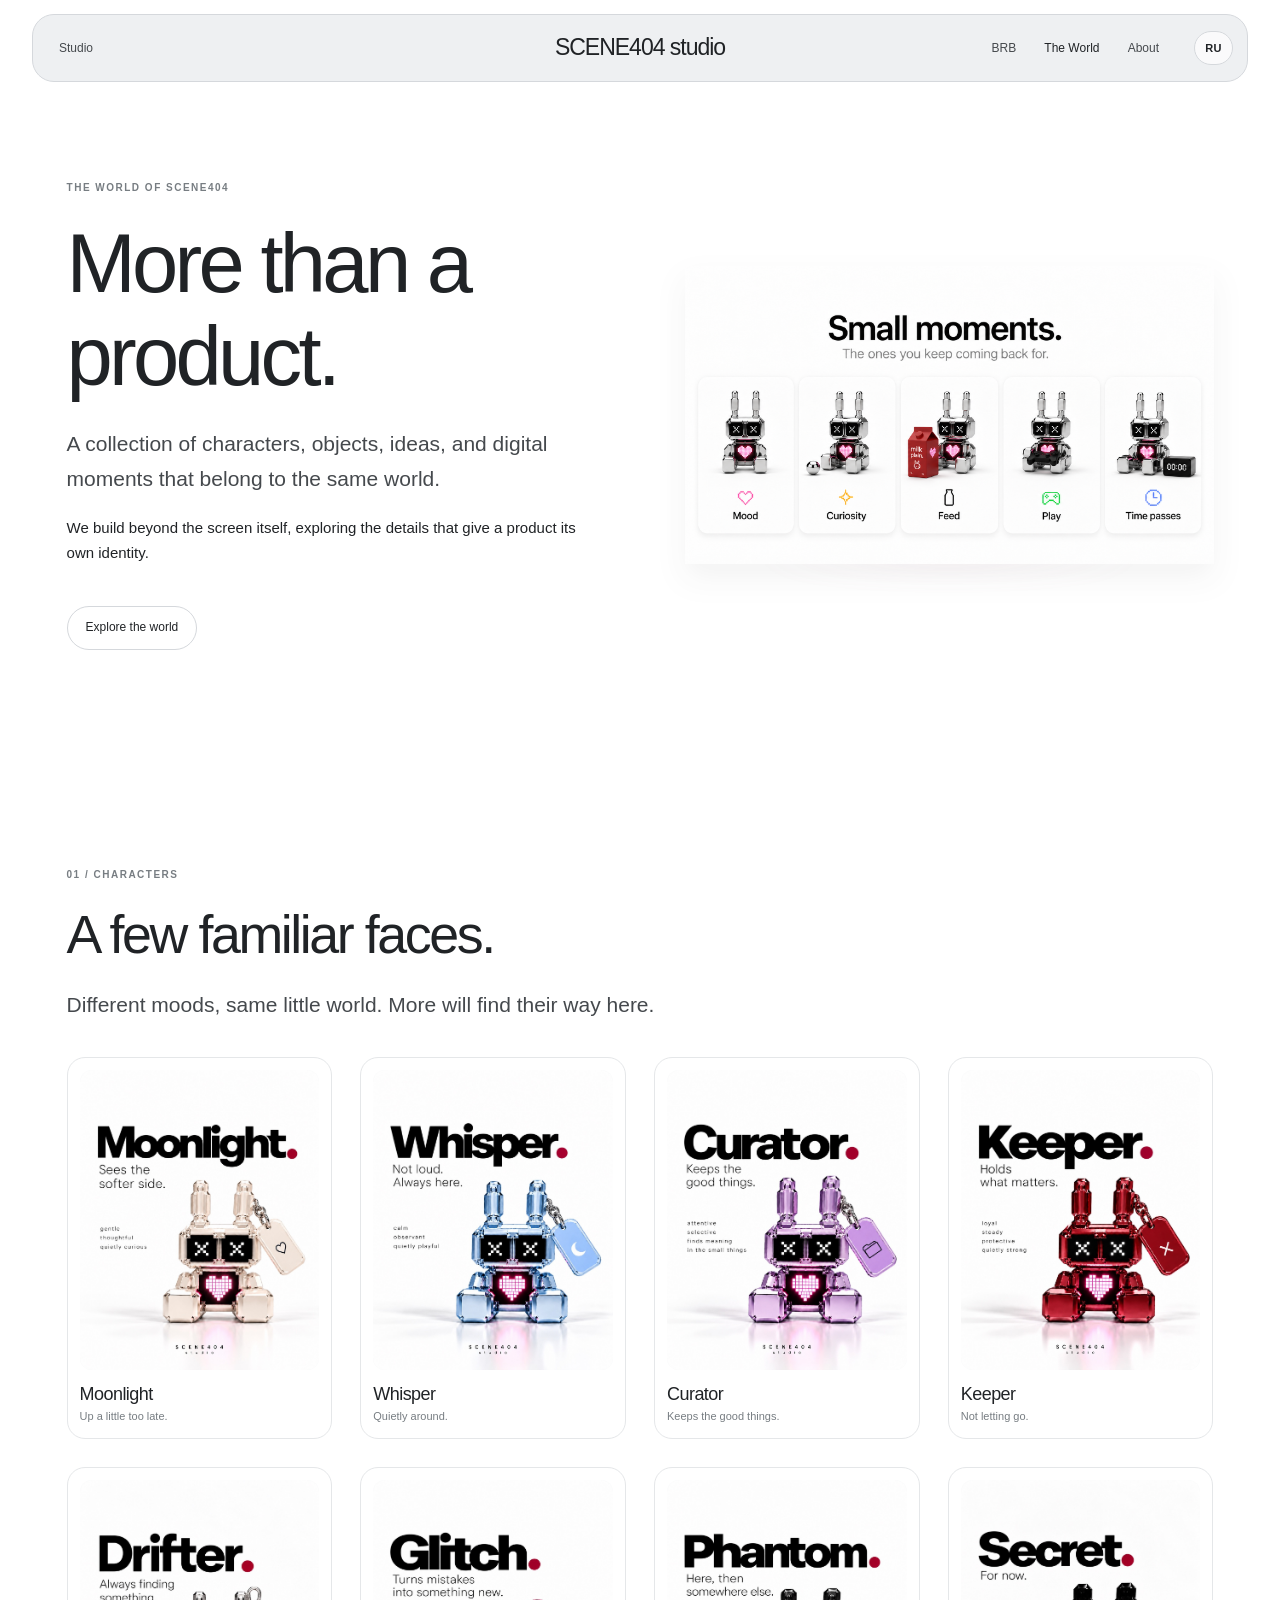
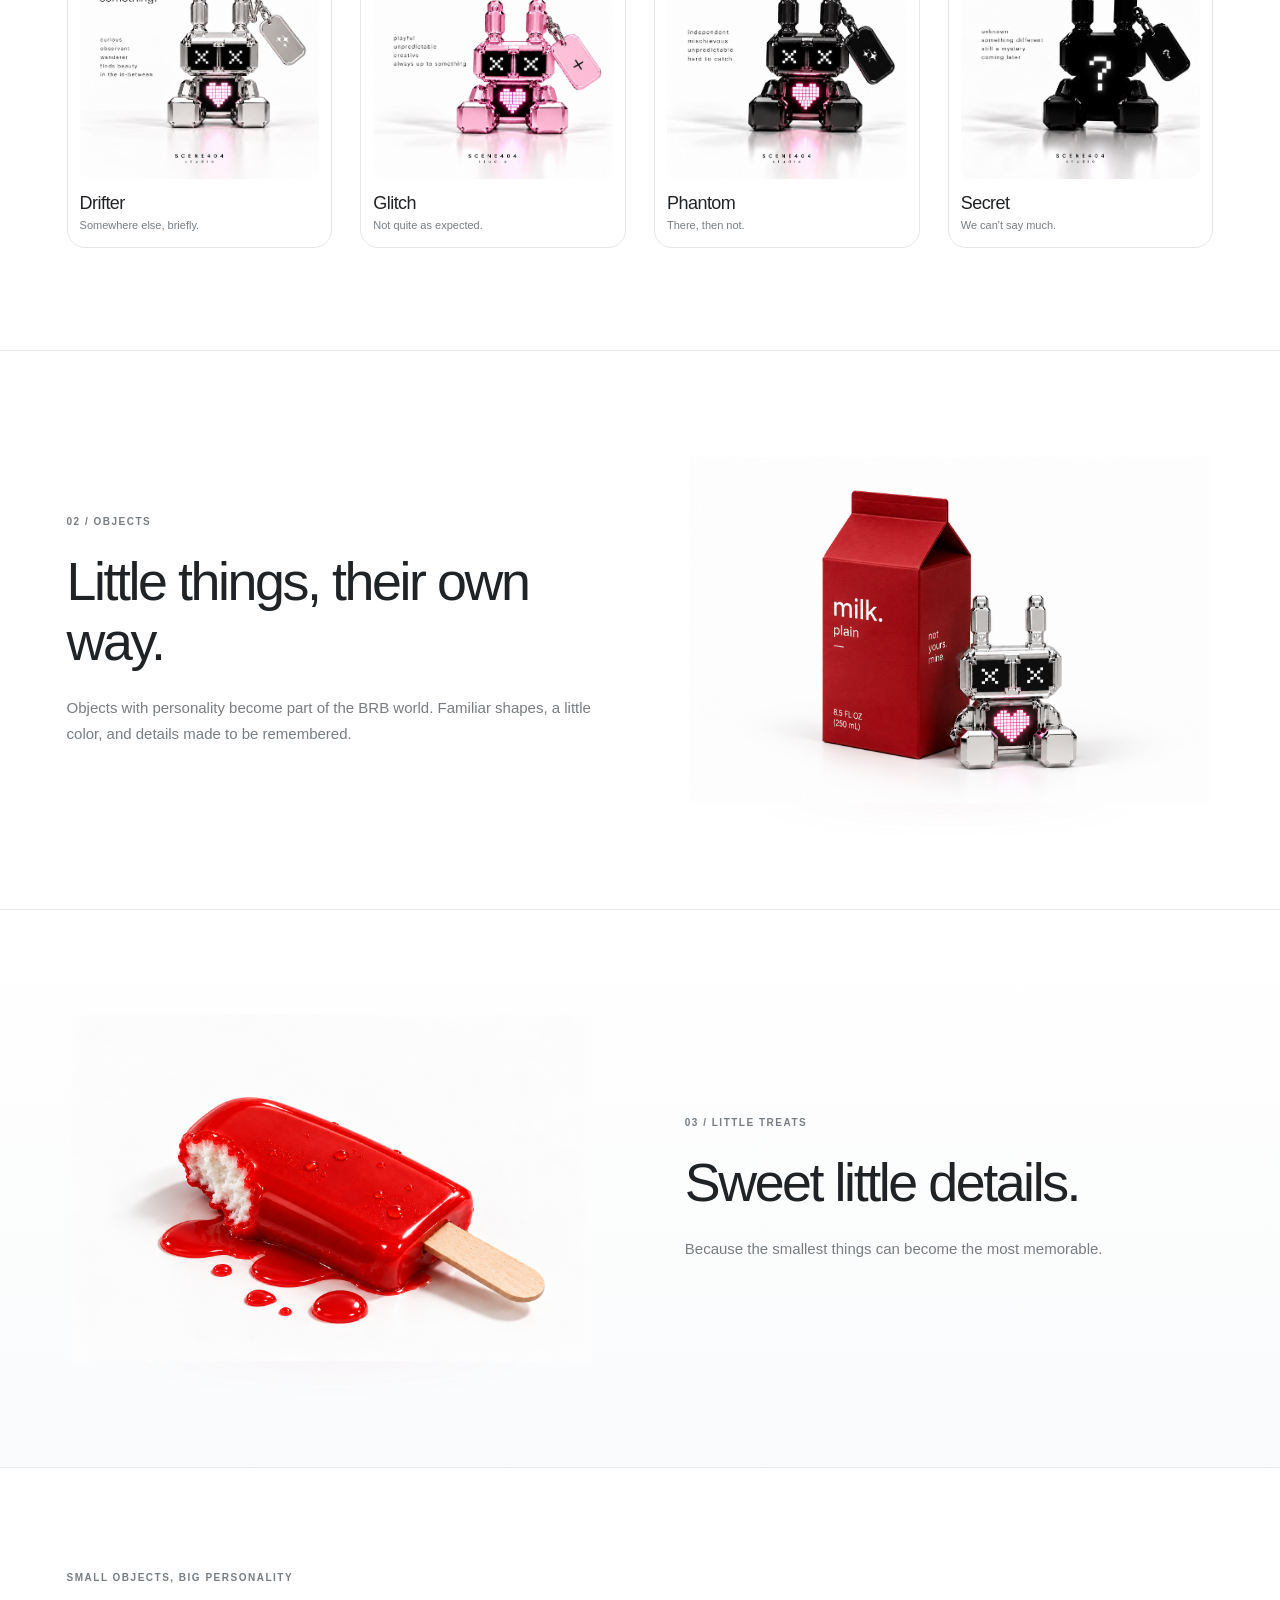
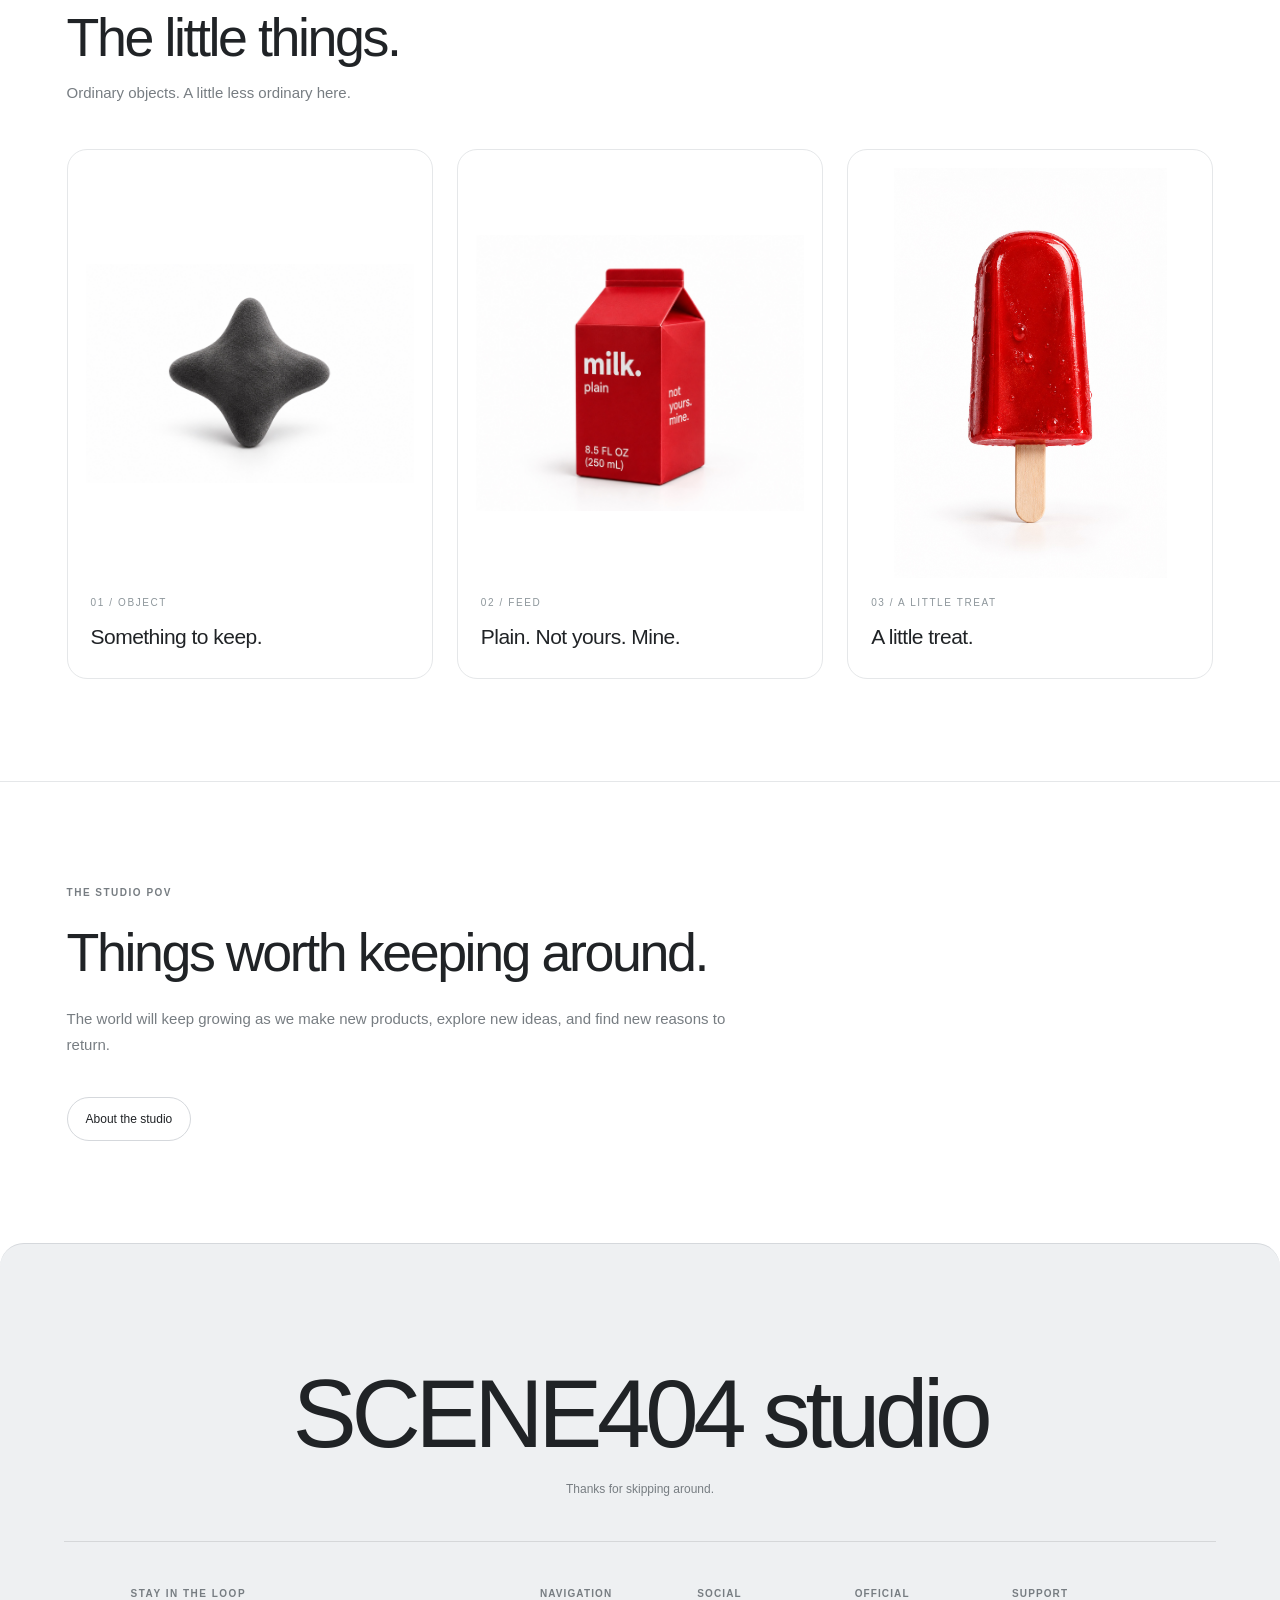
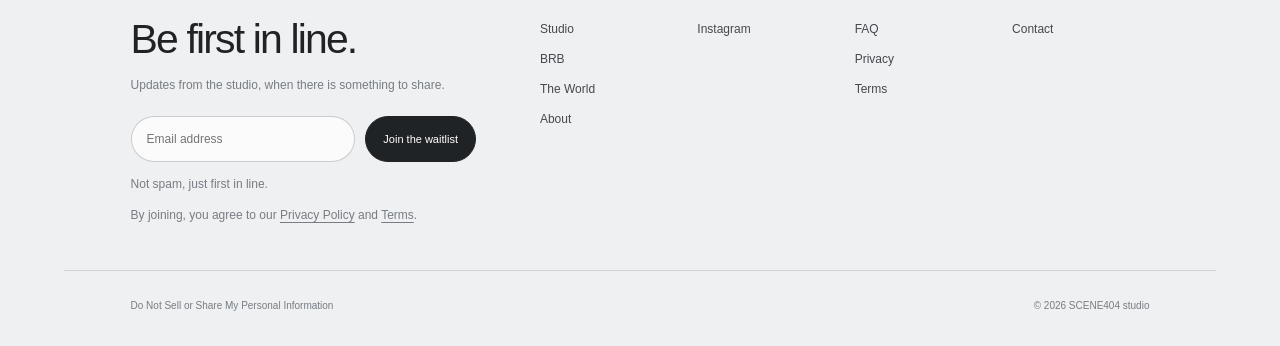
<file: world.html>
<!DOCTYPE html>
<html lang="en">
<head>
<meta charset="UTF-8"><meta name="viewport" content="width=device-width, initial-scale=1.0">
<meta name="theme-color" content="#EEF0F2"><meta name="description" content="Explore the characters, objects, ideas, and digital moments taking shape at SCENE404 studio.">
<title>The World — SCENE404 studio</title><link rel="stylesheet" href="./style.css">
</head>
<body class="world-page">
<header class="site-header"><nav class="nav-links" aria-label="Main navigation"><a href="./index.html">Studio</a><a href="./brb.html">BRB</a><a href="./world.html" aria-current="page">The World</a><a href="./about.html">About</a></nav><a class="logo" href="./index.html" aria-label="SCENE404 studio home">SCENE404 studio</a></header>
<main>

<section class="hero section world-hero"><div class="hero-copy world-hero-copy"><p class="eyebrow">THE WORLD OF SCENE404</p><h1>More than a product.</h1><p class="hero-description">A collection of characters, objects, ideas, and digital moments that belong to the same world.</p><p>We build beyond the screen itself, exploring the details that give a product its own identity.</p><a class="pill-link" href="#objects">Explore the world</a></div><div class="hero-media big-image motion-media"><img src="./moments.PNG" alt="Small moments and character details from the BRB world" loading="eager"></div></section>
<section class="character-world section" id="characters" aria-labelledby="characters-title">
  <div class="character-world-heading"><p class="eyebrow">01 / CHARACTERS</p><h2 id="characters-title">A few familiar faces.</h2><p class="section-description">Different moods, same little world. More will find their way here.</p></div>
  <div class="character-grid">
    <article class="character-card"><img src="./brb-moonlight.jpeg" alt="Moonlight character" loading="lazy"><h3>Moonlight</h3><p>Up a little too late.</p></article>
    <article class="character-card"><img src="./brb-whisper.jpeg" alt="Whisper character" loading="lazy"><h3>Whisper</h3><p>Quietly around.</p></article>
    <article class="character-card"><img src="./brb-curator.jpeg" alt="Curator character" loading="lazy"><h3>Curator</h3><p>Keeps the good things.</p></article>
    <article class="character-card"><img src="./brb-keeper.jpeg" alt="Keeper character" loading="lazy"><h3>Keeper</h3><p>Not letting go.</p></article>
    <article class="character-card"><img src="./brb-drifter.jpeg" alt="Drifter character" loading="lazy"><h3>Drifter</h3><p>Somewhere else, briefly.</p></article>
    <article class="character-card"><img src="./brb-glitch.jpeg" alt="Glitch character" loading="lazy"><h3>Glitch</h3><p>Not quite as expected.</p></article>
    <article class="character-card"><img src="./brb-phantom.jpeg" alt="Phantom character" loading="lazy"><h3>Phantom</h3><p>There, then not.</p></article>
    <article class="character-card"><img src="./brb-secret.jpeg" alt="Secret character" loading="lazy"><h3>Secret</h3><p>We can't say much.</p></article>
  </div>
</section>
<section class="world section world-feature" id="objects"><div class="world-copy world-feature-copy"><p class="eyebrow">02 / OBJECTS</p><h2>Little things, their own way.</h2><p>Objects with personality become part of the BRB world. Familiar shapes, a little color, and details made to be remembered.</p></div><div class="world-media big-image motion-media world-feature-media"><img src="./brb-object-milk.PNG" alt="BRB beside its signature red milk carton" loading="lazy"></div></section>
<section class="app section world-feature world-feature-reverse"><div class="app-copy world-feature-copy"><p class="eyebrow">03 / LITTLE TREATS</p><h2>Sweet little details.</h2><p>Because the smallest things can become the most memorable.</p></div><div class="app-media big-image motion-media world-feature-media"><img src="./brb-object-treat.PNG" alt="Glossy red ice pop from the BRB visual world" loading="lazy"></div></section>
<section class="world-object-gallery section" aria-labelledby="objects-gallery-title">
  <div class="world-object-gallery-heading"><p class="eyebrow">SMALL OBJECTS, BIG PERSONALITY</p><h2 id="objects-gallery-title">The little things.</h2><p>Ordinary objects. A little less ordinary here.</p></div>
  <div class="object-gallery-grid">
    <figure class="object-gallery-card"><img src="./world-star-object.jpeg" alt="A dark, sculptural four-point star object" loading="lazy"><figcaption><span>01 / OBJECT</span><strong>Something to keep.</strong></figcaption></figure>
    <figure class="object-gallery-card"><img src="./world-milk-carton.jpeg" alt="Red milk carton with the words milk, plain and not yours, mine" loading="lazy"><figcaption><span>02 / FEED</span><strong>Plain. Not yours. Mine.</strong></figcaption></figure>
    <figure class="object-gallery-card"><img src="./world-red-popsicle.jpeg" alt="Glossy red popsicle on a white background" loading="lazy"><figcaption><span>03 / A LITTLE TREAT</span><strong>A little treat.</strong></figcaption></figure>
  </div>
</section>
<section class="moments section world-idea"><div class="moments-copy"><p class="eyebrow">THE STUDIO POV</p><h2>Things worth keeping around.</h2><p>The world will keep growing as we make new products, explore new ideas, and find new reasons to return.</p><a class="pill-link" href="./about.html">About the studio</a></div></section>

</main>
<footer class="site-footer">
<div class="footer-brand"><a class="footer-logo" href="./index.html">SCENE404 studio</a><p class="footer-tagline">Thanks for skipping around.</p></div>
<div class="footer-main">
<div class="footer-newsletter"><p class="eyebrow">STAY IN THE LOOP</p><h2>Be first in line.</h2><p>Updates from the studio, when there is something to share.</p>
<form class="footer-waitlist-form" action="https://formspree.io/f/xjgdddne" method="POST">
<label class="visually-hidden" for="footer-world-email">Email address</label><input id="footer-world-email" type="email" name="email" placeholder="Email address" autocomplete="email" required><button type="submit">Join the waitlist</button></form>
<p class="footer-form-note">Not spam, just first in line.</p><p class="footer-form-consent">By joining, you agree to our <a href="./privacy.html">Privacy Policy</a> and <a href="./terms.html">Terms</a>.</p></div>
<div class="footer-columns">
<div class="footer-column"><p class="footer-heading">Navigation</p><a href="./index.html">Studio</a><a href="./brb.html">BRB</a><a href="./world.html">The World</a><a href="./about.html">About</a></div>
<div class="footer-column"><p class="footer-heading">Social</p><a href="https://instagram.com/scene404.studio" target="_blank" rel="noopener noreferrer">Instagram</a></div>
<div class="footer-column"><p class="footer-heading">Official</p><a href="./FAQ.html">FAQ</a><a href="./privacy.html">Privacy</a><a href="./terms.html">Terms</a></div>
<div class="footer-column"><p class="footer-heading">Support</p><a href="./contact.html">Contact</a></div>
</div></div>
<div class="footer-bottom"><p class="privacy-statement">Do Not Sell or Share My Personal Information</p><p class="copyright">© 2026 SCENE404 studio</p></div></footer>
<script src="./script.js" defer></script>
</body>
</html>
</file>
<file: style.css>
/* =========================================================
   SCENE404 STUDIO — CLEAN MASTER CSS
   Replaces the previous style.css completely.
   Supports: index.html, brb.html, world.html, about.html,
   and shared legal/contact pages.
   ========================================================= */

:root {
  color-scheme: light;
  --white: #fff;
  --black: #202326;
  --graphite: #45494d;
  --grey: #777d82;
  --light-grey: #a4a9ae;
  --line: #e5e7e9;
  --soft-grey: #f7f8f9;
  --scene-grey: #eef0f2;
  --scene-grey-border: #d5d8dc;
  --pink: #e9a6c5;
  --page-width: 1440px;
  --gutter: clamp(22px, 5.2vw, 76px);
  --section-space: clamp(64px, 8vw, 112px);
  --font: Inter, -apple-system, BlinkMacSystemFont, "Segoe UI", sans-serif;
  --ease: cubic-bezier(.22, 1, .36, 1);
}

* { box-sizing: border-box; }

html {
  scroll-behavior: smooth;
  scroll-padding-top: 110px;
  -webkit-text-size-adjust: 100%;
}

body {
  margin: 0;
  color: var(--black);
  background: var(--white);
  font-family: var(--font);
  font-size: 15px;
  font-weight: 400;
  line-height: 1.7;
  -webkit-font-smoothing: antialiased;
  text-rendering: optimizeLegibility;
}

body.mobile-menu-open { overflow: hidden; }

img {
  display: block;
  max-width: 100%;
  height: auto;
}

a { color: inherit; text-decoration: none; }
button, input { font: inherit; }
button, a, input { -webkit-tap-highlight-color: transparent; }
button { cursor: pointer; }
p { margin: 0 0 18px; }
p:last-child { margin-bottom: 0; }

h1, h2, h3 {
  margin: 0;
  font-weight: 400;
  letter-spacing: -.045em;
  line-height: 1.12;
}
h1 { font-size: clamp(44px, 6.5vw, 88px); }
h2 { font-size: clamp(32px, 4.2vw, 56px); }
h3 { font-size: clamp(23px, 2.5vw, 32px); }
em { font-style: normal; }

::selection { background: #f6dce8; color: var(--black); }
:focus-visible { outline: 2px solid var(--black); outline-offset: 4px; }
main { width: 100%; min-width: 0; }

.section {
  width: min(100%, var(--page-width));
  margin-inline: auto;
  padding-inline: var(--gutter);
}

.eyebrow {
  margin: 0 0 22px;
  color: var(--grey);
  font-size: 10px;
  font-weight: 600;
  letter-spacing: .15em;
  line-height: 1.5;
  text-transform: uppercase;
}

.hero-description,
.section-description {
  margin-top: 24px;
  color: var(--graphite);
  font-size: clamp(17px, 1.8vw, 21px);
  line-height: 1.65;
}

/* ------------------------- HEADER ------------------------- */

.site-header {
  position: fixed;
  top: 14px;
  left: 50%;
  z-index: 1000;
  display: flex;
  align-items: center;
  justify-content: space-between;
  gap: 24px;
  width: calc(100% - 64px);
  max-width: 1320px;
  min-height: 68px;
  margin: 0;
  padding: 14px 26px;
  border: 1px solid var(--scene-grey-border);
  border-radius: 22px;
  background: rgba(238, 240, 242, .97);
  transform: translateX(-50%);
  transition: top .3s var(--ease), transform .3s var(--ease),
              opacity .25s ease, box-shadow .25s ease;
  -webkit-backdrop-filter: blur(14px);
  backdrop-filter: blur(14px);
}

.site-header.is-hidden {
  transform: translate(-50%, -150%);
  opacity: 0;
  pointer-events: none;
}

.site-header.is-compact { box-shadow: 0 6px 24px rgba(32, 35, 38, .08); }

.site-header .nav-links {
  display: flex;
  align-items: center;
  gap: clamp(16px, 2.2vw, 30px);
  width: 100%;
}

.site-header .nav-links a {
  flex: 0 0 auto;
  color: var(--graphite);
  font-size: 12px;
  line-height: 1.5;
  white-space: nowrap;
}

.site-header .nav-links a:first-child { margin-right: auto; }
.site-header .nav-links a:nth-child(2) { margin-left: auto; }
.site-header .nav-links a[aria-current="page"] { color: var(--black); }

.site-header .logo {
  position: absolute;
  top: 50%;
  left: 50%;
  z-index: 2;
  width: max-content;
  max-width: 40%;
  color: var(--black);
  font-size: clamp(17px, 1.8vw, 24px);
  font-weight: 500;
  letter-spacing: -.045em;
  line-height: 1.2;
  text-align: center;
  white-space: nowrap;
  transform: translate(-50%, -50%);
}

.site-header:has(.desktop-nav) {
  display: grid;
  grid-template-columns: minmax(150px, 1fr) auto minmax(130px, 1fr);
  gap: 24px;
}

.site-header .header-logo {
  grid-column: 1;
  justify-self: start;
  color: var(--black);
  font-size: 20px;
  font-weight: 500;
  letter-spacing: -.05em;
  white-space: nowrap;
}

.site-header .header-logo span { font-size: .55em; vertical-align: top; }

.site-header .desktop-nav {
  grid-column: 2;
  display: flex;
  align-items: center;
  justify-content: center;
  gap: clamp(18px, 2.4vw, 32px);
  white-space: nowrap;
}

.site-header .desktop-nav a {
  color: var(--graphite);
  font-size: 12px;
  white-space: nowrap;
}

.site-header .desktop-nav a[aria-current="page"] { color: var(--black); }

.site-header .header-cta {
  grid-column: 3;
  justify-self: end;
  padding: 9px 16px;
  border: 1px solid var(--black);
  border-radius: 999px;
  color: var(--black);
  font-size: 11px;
  line-height: 1.4;
  white-space: nowrap;
}

/* Mobile toggle supports both current scripts:
   index.html appends it to body; other pages append it to header. */
.mobile-menu-toggle {
  display: none;
  align-items: center;
  justify-content: center;
  flex-direction: column;
  gap: 5px;
  width: 40px;
  height: 40px;
  padding: 8px;
  border: 0;
  border-radius: 50%;
  background: transparent;
}

.mobile-menu-toggle span {
  display: block;
  width: 22px;
  height: 2px;
  border-radius: 2px;
  background: var(--black);
}

.mobile-menu-backdrop,
.mobile-menu-drawer { display: none; }

.mobile-menu-backdrop.is-visible {
  position: fixed;
  inset: 0;
  z-index: 1100;
  display: block;
  background: rgba(32, 35, 38, .2);
  -webkit-backdrop-filter: blur(3px);
  backdrop-filter: blur(3px);
}

.mobile-menu-drawer.is-visible {
  position: fixed;
  top: 0;
  right: 0;
  z-index: 1101;
  display: flex;
  width: min(82vw, 340px);
  height: 100vh;
  height: 100dvh;
  padding: 90px 28px 32px;
  flex-direction: column;
  gap: 0;
  overflow-y: auto;
  background: rgba(238, 240, 242, .98);
  -webkit-backdrop-filter: blur(20px);
  backdrop-filter: blur(20px);
  box-shadow: -12px 0 40px rgba(0, 0, 0, .08);
}

.mobile-menu-drawer a {
  display: block;
  padding: 18px 0;
  border-bottom: 1px solid rgba(32, 35, 38, .12);
  color: var(--black);
  font-size: 20px;
}

/* --------------------- BUTTONS / LINKS -------------------- */

.pill-link {
  display: inline-flex;
  align-items: center;
  justify-content: center;
  width: fit-content;
  max-width: 100%;
  min-height: 44px;
  margin-top: 22px;
  padding: 11px 22px;
  border: 1px solid var(--black);
  border-radius: 999px;
  background: var(--white);
  color: var(--black);
  font-size: 12px;
  font-weight: 500;
  line-height: 1.4;
  text-align: center;
  transition: background .2s ease, color .2s ease;
}

.pill-link:hover { background: var(--black); color: var(--white); }

.text-link {
  display: inline-flex;
  align-items: center;
  gap: 8px;
  margin-top: 12px;
  padding-bottom: 4px;
  border-bottom: 1px solid var(--line);
  font-size: 12px;
}
.text-link:hover { border-color: var(--black); }

/* --------------------------- IMAGES ----------------------- */

.big-image,
.hero-media,
.world-media,
.app-media,
.moments-media,
.motion-media,
.about-logo-media,
.founders-note-media,
.world-feature-media {
  position: relative;
  width: 100%;
  min-width: 0;
  height: auto;
  min-height: 0;
  overflow: hidden;
  border-radius: 14px;
  background: var(--soft-grey);
}

.big-image img,
.hero-media img,
.world-media img,
.app-media img,
.moments-media img,
.motion-media img,
.about-logo-image,
.founders-note-image,
.world-feature-media img {
  display: block;
  width: 100%;
  height: auto;
  max-height: none;
  object-fit: contain;
  object-position: center;
  border-radius: inherit;
}

.motion-media img,
.big-image img {
  transform: scale(var(--scroll-image-scale, 1));
  transform-origin: center center;
  transition: transform .55s var(--ease);
  will-change: transform;
}

@media (hover: hover) and (pointer: fine) {
  .motion-media:hover img,
  .big-image:hover img { transform: scale(1.012); }
}

/* ------------------------- STUDIO HOME -------------------- */

.studio-page .hero {
  display: flex;
  align-items: flex-end;
  min-height: min(680px, 76vh);
  padding-top: clamp(170px, 16vw, 210px);
  padding-bottom: clamp(84px, 11vw, 150px);
}

.studio-page .hero-copy,
.studio-page .hero h1 { max-width: 900px; }
.studio-page .hero-description { max-width: 620px; }

.world.section,
.app.section,
.moments.section {
  display: grid;
  grid-template-columns: minmax(0, 1fr) minmax(0, 1fr);
  align-items: center;
  gap: clamp(40px, 7vw, 104px);
  padding-top: var(--section-space);
  padding-bottom: var(--section-space);
}

.world-copy,
.app-copy,
.moments-copy {
  min-width: 0;
  max-width: 560px;
}

.world-copy h2,
.app-copy h2,
.moments-copy h2 { margin-bottom: 24px; }

.world-copy > p:not(.eyebrow),
.app-copy > p:not(.eyebrow),
.moments-copy > p:not(.eyebrow) { color: var(--grey); }

.studio-about {
  max-width: 1000px;
  padding-top: var(--section-space);
  padding-bottom: var(--section-space);
}

.studio-about h2 { max-width: 850px; margin-bottom: 24px; }
.studio-about-copy > p:not(.eyebrow) { max-width: 650px; color: var(--grey); }

/* ---------------------------- BRB ------------------------- */

.brb-page .hero {
  display: grid;
  grid-template-columns: minmax(0, 1fr) minmax(0, 1fr);
  align-items: center;
  gap: clamp(40px, 7vw, 100px);
  padding-top: clamp(150px, 13vw, 190px);
  padding-bottom: clamp(70px, 9vw, 124px);
}
.brb-page .hero-copy { min-width: 0; max-width: 600px; }

/* ------------------------- THE WORLD ---------------------- */

.world-page .world-hero:not(.hero) {
  display: block;
  padding-top: 180px;
  padding-bottom: clamp(70px, 9vw, 124px);
}
.world-page .world-hero-copy { max-width: 850px; }
.world-page .world-hero-copy h1 { margin-bottom: 24px; }
.world-page .world-hero-copy .hero-description { max-width: 600px; }

.world-page .hero.world-hero {
  display: grid;
  grid-template-columns: minmax(0, 1fr) minmax(0, 1fr);
  align-items: center;
  gap: clamp(40px, 7vw, 100px);
  padding-top: 180px;
  padding-bottom: clamp(70px, 9vw, 124px);
}

.world-page .world-feature {
  display: grid;
  grid-template-columns: minmax(0, 1fr) minmax(0, 1fr);
  align-items: center;
  gap: clamp(40px, 7vw, 100px);
  padding-top: var(--section-space);
  padding-bottom: var(--section-space);
  border-top: 1px solid var(--line);
}

.world-page .world-feature-copy { min-width: 0; max-width: 560px; }
.world-page .world-feature-copy h2 { margin-bottom: 24px; }
.world-page .world-feature-copy > p:not(.eyebrow) { color: var(--grey); }

.world-page .world-feature-reverse .world-feature-copy,
.world-page .world-feature-reverse .app-copy { order: 2; }

.world-page .world-feature-reverse .world-feature-media,
.world-page .world-feature-reverse .app-media { order: 1; }

.world-page .world-idea,
.world-page .world-point-of-view {
  display: block;
  max-width: 100%;
  padding-top: var(--section-space);
  padding-bottom: var(--section-space);
  border-top: 1px solid var(--line);
}

.world-page .world-point-of-view h2,
.world-page .world-idea h2 { max-width: 720px; margin-bottom: 24px; }

.world-page .world-point-of-view > p:not(.eyebrow) { max-width: 600px; color: var(--grey); }

/* ----------------------------- ABOUT ---------------------- */

.about-page .about-hero,
.about-page .hero {
  display: grid;
  grid-template-columns: minmax(0, 1fr) minmax(0, 1fr);
  align-items: center;
  gap: clamp(40px, 7vw, 100px);
  padding-top: 180px;
  padding-bottom: clamp(70px, 9vw, 124px);
}

.about-page .about-hero-copy,
.about-page .hero-copy { min-width: 0; max-width: 600px; }
.about-page .about-hero-copy h1 { margin-bottom: 24px; }

.about-page .section-description {
  max-width: 560px;
  color: var(--grey);
  font-size: clamp(16px, 1.8vw, 20px);
}

.about-page .about-story {
  display: grid;
  grid-template-columns: minmax(0, 1fr) minmax(0, 1fr);
  align-items: start;
  gap: clamp(40px, 7vw, 100px);
  padding-top: var(--section-space);
  padding-bottom: var(--section-space);
  border-top: 1px solid var(--line);
}

.about-page .about-story-heading,
.about-page .about-story-copy { min-width: 0; max-width: 600px; }
.about-page .about-story-copy p { color: var(--grey); }

.about-page .founders-note-section {
  display: grid;
  grid-template-columns: minmax(0, .8fr) minmax(0, 1.2fr);
  align-items: center;
  gap: clamp(40px, 7vw, 100px);
  padding-top: var(--section-space);
  padding-bottom: var(--section-space);
  border-top: 1px solid var(--line);
}
.about-page .founders-note-copy { min-width: 0; max-width: 520px; }
.about-page .founders-note-copy h2 { margin-bottom: 24px; }

/* ---------------------------- FORMS ----------------------- */

.final-waitlist {
  display: grid;
  grid-template-columns: minmax(0, 1fr) minmax(0, 1fr);
  gap: clamp(36px, 7vw, 100px);
  padding-top: var(--section-space);
  padding-bottom: var(--section-space);
  border-top: 1px solid var(--line);
}

/* Keep page-level duplicate signups hidden; the shared footer signup remains. */
main .final-waitlist,
main .world-waitlist,
main .brb-waitlist,
main .about-waitlist { display: none; }

.waitlist-form,
.newsletter-form,
.footer-waitlist-form {
  display: flex;
  flex-direction: column;
  align-items: flex-start;
  gap: 10px;
  width: 100%;
  margin-top: 20px;
}

.waitlist-form input,
.newsletter-form input,
.footer-waitlist-form input {
  display: block;
  width: 100%;
  min-width: 0;
  min-height: 46px;
  padding: 12px 16px;
  border: 1px solid var(--line);
  border-radius: 999px;
  background: var(--white);
  color: var(--black);
  font-size: 12px;
}

.waitlist-form input:focus,
.newsletter-form input:focus,
.footer-waitlist-form input:focus { border-color: var(--graphite); outline: none; }

.waitlist-form button,
.newsletter-form button,
.footer-waitlist-form button {
  display: inline-flex;
  align-items: center;
  justify-content: center;
  min-height: 44px;
  padding: 11px 22px;
  border: 1px solid var(--black);
  border-radius: 999px;
  background: var(--black);
  color: var(--white);
  font-size: 12px;
  line-height: 1.4;
}

.waitlist-form button:hover,
.newsletter-form button:hover,
.footer-waitlist-form button:hover {
  background: var(--white);
  color: var(--black);
}

.footer-form-consent,
.form-consent,
.form-note,
.footer-form-note {
  margin-top: 10px;
  color: var(--grey);
  font-size: 11px;
  line-height: 1.7;
}

.footer-form-consent a,
.form-consent a {
  text-decoration: underline;
  text-decoration-color: var(--light-grey);
  text-underline-offset: 3px;
}

/* ----------------------- SHARED FOOTER -------------------- */

.site-footer {
  position: relative;
  display: block;
  width: 100%;
  margin: 0;
  padding: clamp(28px, 5vw, 64px) clamp(24px, 5vw, 80px) 24px;
  border-top: 1px solid rgba(32, 35, 38, .10);
  border-radius: 24px 24px 0 0;
  background: var(--scene-grey);
  color: var(--graphite);
  overflow: hidden;
  text-align: left;
}

.site-footer,
.site-footer * { box-sizing: border-box; }
.site-footer a { color: inherit; text-decoration: none; }

.site-footer .footer-brand {
  display: flex;
  flex-direction: column;
  align-items: center;
  width: 100%;
  padding: 20px 0 42px;
  text-align: center;
}

.site-footer .footer-logo {
  display: inline-block;
  max-width: 100%;
  color: var(--black);
  font-size: clamp(42px, 7.5vw, 100px);
  font-weight: 400;
  letter-spacing: -.055em;
  line-height: 1.08;
  overflow-wrap: anywhere;
}

.site-footer .footer-brand p {
  margin: 14px 0 0;
  color: var(--grey);
  font-size: 12px;
  line-height: 1.6;
  text-align: center;
}

.site-footer .footer-main {
  display: grid;
  grid-template-columns: minmax(220px, .85fr) minmax(0, 1.5fr);
  align-items: start;
  gap: clamp(28px, 5vw, 72px);
  width: 100%;
  padding: 44px 0;
  border-top: 1px solid rgba(32, 35, 38, .12);
}

.site-footer .footer-newsletter {
  grid-column: 1;
  grid-row: 1;
  display: block;
  width: 100%;
  max-width: 440px;
  min-width: 0;
  margin: 0;
  text-align: left;
}

.site-footer .footer-newsletter .eyebrow {
  margin: 0 0 16px;
  color: var(--grey);
  font-size: 10px;
  font-weight: 600;
  letter-spacing: .15em;
  text-transform: uppercase;
}

.site-footer .footer-newsletter h2 {
  margin: 0;
  color: var(--black);
  font-size: clamp(28px, 3.2vw, 42px);
  font-weight: 400;
  letter-spacing: -.045em;
  line-height: 1.12;
}

.site-footer .footer-newsletter > p:not(.eyebrow) {
  margin: 12px 0 0;
  color: var(--grey);
  font-size: 12px;
}

.site-footer .newsletter-form,
.site-footer .footer-waitlist-form {
  display: flex;
  flex-direction: row;
  align-items: stretch;
  gap: 10px;
  width: 100%;
  margin-top: 20px;
}

.site-footer .newsletter-form input,
.site-footer .footer-waitlist-form input {
  flex: 1 1 auto;
  width: 100%;
  min-width: 0;
  min-height: 46px;
  padding: 12px 15px;
  border: 1px solid rgba(32, 35, 38, .22);
  border-radius: 999px;
  background: rgba(255, 255, 255, .75);
  color: var(--black);
  font-size: 12px;
}

.site-footer .newsletter-form button,
.site-footer .footer-waitlist-form button {
  display: inline-flex;
  flex: 0 0 auto;
  align-items: center;
  justify-content: center;
  min-height: 46px;
  padding: 0 17px;
  border: 1px solid var(--black);
  border-radius: 999px;
  background: var(--black);
  color: var(--white);
  font-size: 11px;
  line-height: 1.3;
  white-space: nowrap;
}

.site-footer .newsletter-form button:hover,
.site-footer .footer-waitlist-form button:hover {
  background: transparent;
  color: var(--black);
}

.site-footer .footer-columns {
  display: grid;
  grid-column: 2;
  grid-row: 1;
  grid-template-columns: repeat(4, minmax(0, 1fr));
  align-items: start;
  gap: 20px;
  width: 100%;
  min-width: 0;
  margin: 0;
}

.site-footer .footer-column {
  display: flex;
  flex-direction: column;
  align-items: flex-start;
  gap: 10px;
  min-width: 0;
}

.site-footer .footer-heading {
  margin: 0 0 8px;
  color: var(--grey);
  font-size: 10px;
  font-weight: 600;
  letter-spacing: .11em;
  line-height: 1.6;
  text-transform: uppercase;
}

.site-footer .footer-column a,
.site-footer .footer-nav a {
  display: block;
  min-width: 0;
  color: var(--graphite);
  font-size: 12px;
  line-height: 1.65;
  overflow-wrap: anywhere;
}

.site-footer .footer-nav {
  display: grid;
  grid-column: 2;
  grid-row: 1;
  grid-template-columns: repeat(4, minmax(0, 1fr));
  align-items: start;
  gap: 20px;
  width: 100%;
  min-width: 0;
  margin: 0;
}

.site-footer .footer-nav a:hover,
.site-footer .footer-column a:hover { color: var(--black); opacity: .7; }

.site-footer .footer-bottom {
  display: flex;
  align-items: center;
  justify-content: space-between;
  flex-wrap: wrap;
  gap: 10px 20px;
  width: 100%;
  min-height: 52px;
  padding-top: 18px;
  border-top: 1px solid rgba(32, 35, 38, .14);
  text-align: left;
}

.site-footer .footer-bottom p,
.site-footer .footer-bottom a,
.site-footer .copyright {
  margin: 0;
  color: var(--grey);
  font-size: 10px;
  line-height: 1.7;
}

/* -------------------- LEGAL / CONTACT / FAQ --------------- */

.legal-page {
  width: min(100%, 980px);
  margin-inline: auto;
  padding: 140px var(--gutter) 100px;
}

.legal-hero {
  max-width: 800px;
  padding-bottom: 64px;
  border-bottom: 1px solid var(--line);
}

.legal-hero h1 { font-size: clamp(42px, 6vw, 76px); }

.legal-intro {
  max-width: 640px;
  margin-top: 24px;
  color: var(--grey);
  font-size: clamp(16px, 1.8vw, 20px);
}

.legal-updated { margin-top: 20px; color: var(--grey); font-size: 11px; }
.legal-content, .faq-list { width: 100%; }

.legal-section, .faq-item {
  padding: 32px 0;
  border-bottom: 1px solid var(--line);
}

.legal-section h2, .faq-item h2 {
  margin-bottom: 16px;
  font-size: clamp(22px, 2.5vw, 29px);
}

.legal-section p, .faq-item p, .legal-section ul {
  max-width: 740px;
  color: var(--graphite);
  font-size: 14px;
  line-height: 1.9;
}

.legal-section ul { padding-left: 22px; }

.legal-cta {
  margin-top: 72px;
  padding: clamp(30px, 5vw, 64px);
  background: var(--soft-grey);
}

.legal-cta h2 { max-width: 650px; font-size: clamp(30px, 4.2vw, 52px); }

.contact-content {
  display: grid;
  grid-template-columns: repeat(2, minmax(0, 1fr));
  gap: 0 clamp(28px, 6vw, 80px);
}

.contact-block {
  min-width: 0;
  padding: 32px 0;
  border-bottom: 1px solid var(--line);
}

.contact-block h2 { margin-bottom: 16px; font-size: clamp(25px, 3vw, 36px); }
.contact-block > p:not(.eyebrow) { max-width: 480px; color: var(--grey); font-size: 14px; }
.contact-note { margin-top: 16px; font-size: 12px; }

.visually-hidden {
  position: absolute !important;
  width: 1px !important;
  height: 1px !important;
  padding: 0 !important;
  overflow: hidden !important;
  clip: rect(0, 0, 0, 0) !important;
  white-space: nowrap !important;
  border: 0 !important;
}

/* ---------------------------- TABLET ---------------------- */

@media (max-width: 1000px) {
  :root { --section-space: 80px; }

  .site-header { gap: 16px; padding-inline: 20px; }
  .site-header .desktop-nav { gap: 16px; }
  .site-header .desktop-nav a,
  .site-header .nav-links a { font-size: 11px; }

  .site-footer .footer-main {
    grid-template-columns: minmax(0, 1fr);
    gap: 36px;
  }

  .site-footer .footer-newsletter {
    grid-column: 1;
    grid-row: 1;
    max-width: 540px;
  }

  .site-footer .footer-columns,
  .site-footer .footer-nav {
    grid-column: 1;
    grid-row: 2;
  }

  .site-footer .footer-columns { gap: 20px; }
}

/* ---------------------------- MOBILE ---------------------- */

@media (max-width: 680px) {
  :root {
    --gutter: 22px;
    --section-space: 62px;
  }

  body { font-size: 14px; }
  h1 { font-size: clamp(42px, 11vw, 60px); }
  h2 { font-size: clamp(30px, 8.5vw, 43px); }

  .site-header {
    top: 12px;
    display: flex;
    align-items: center;
    justify-content: space-between;
    gap: 12px;
    width: calc(100% - 32px);
    min-height: 60px;
    padding: 10px 14px;
    border-radius: 20px;
  }

  .site-header .nav-links,
  .site-header .desktop-nav { display: none !important; }

  .site-header .logo {
    position: static;
    max-width: calc(100% - 50px);
    font-size: 18px;
    transform: none;
  }

  .site-header .header-logo { font-size: 18px; }
  .site-header .header-cta { display: none; }

  /* On pages whose script places the toggle inside the header. */
  .site-header .mobile-menu-toggle {
    display: flex;
    flex: 0 0 40px;
    margin-left: auto;
  }

  /* On index.html the toggle is a separate button in the body. */
  body > .mobile-menu-toggle {
    position: fixed;
    top: 18px;
    left: 16px;
    z-index: 1200;
    display: flex;
    width: 48px;
    height: 48px;
    padding: 12px;
    border: 1px solid var(--scene-grey-border);
    background: var(--scene-grey);
    box-shadow: 0 3px 14px rgba(32, 35, 38, .06);
    opacity: 0;
    visibility: hidden;
    pointer-events: none;
    transform: translateY(-80px);
    transition: opacity .22s ease, transform .3s var(--ease), visibility .22s ease;
  }

  body > .mobile-menu-toggle.is-visible {
    opacity: 1;
    visibility: visible;
    pointer-events: auto;
    transform: translateY(0);
  }

  body > .mobile-menu-toggle.is-hidden {
    opacity: 0;
    visibility: hidden;
    pointer-events: none;
    transform: translateY(-80px);
  }

  .site-header.is-compact {
    top: 12px;
    left: 12px;
    width: 48px;
    min-height: 48px;
    padding: 4px;
    border-radius: 50%;
    transform: none;
    opacity: 1;
    pointer-events: auto;
  }

  .site-header.is-compact .logo,
  .site-header.is-compact .header-logo,
  .site-header.is-compact .header-cta { display: none !important; }

  .site-header.is-compact .mobile-menu-toggle {
    display: flex;
    width: 38px;
    height: 38px;
    margin: 0;
  }

  .studio-page .hero {
    min-height: 0;
    padding-top: 145px;
    padding-bottom: 78px;
  }

  .world.section,
  .app.section,
  .moments.section,
  .brb-page .hero,
  .world-page .world-feature,
  .about-page .about-hero,
  .about-page .about-story,
  .about-page .founders-note-section {
    grid-template-columns: minmax(0, 1fr);
    gap: 28px;
  }

  .world-page .world-hero:not(.hero) { padding-top: 140px; }

  .world-page .hero.world-hero {
    grid-template-columns: minmax(0, 1fr);
    padding-top: 140px;
  }

  .about-page .about-hero,
  .about-page .hero,
  .brb-page .hero { padding-top: 140px; }

  .world.section,
  .app.section,
  .moments.section {
    padding-top: var(--section-space);
    padding-bottom: var(--section-space);
  }

  .world-page .world-feature-reverse .world-feature-copy,
  .world-page .world-feature-reverse .world-feature-media,
  .world-page .world-feature-reverse .app-copy,
  .world-page .world-feature-reverse .app-media { order: initial; }

  .world-page .world-idea,
  .world-page .world-point-of-view,
  .studio-about {
    padding-top: var(--section-space);
    padding-bottom: var(--section-space);
  }

  .contact-content { grid-template-columns: minmax(0, 1fr); }

  .legal-page { padding-top: 120px; padding-bottom: 68px; }
  .legal-hero { padding-bottom: 44px; }
  .legal-section, .faq-item { padding: 26px 0; }
  .legal-cta { margin-top: 60px; padding: 28px 22px; }

  /* Mobile footer: newsletter first, then a clear 2 × 2 link grid. */
  .site-footer {
    padding: 30px 22px 20px;
    border-radius: 22px 22px 0 0;
  }

  .site-footer .footer-brand { padding: 8px 0 28px; }

  .site-footer .footer-logo {
    font-size: clamp(36px, 10vw, 54px);
    letter-spacing: -.045em;
  }

  .site-footer .footer-main {
    grid-template-columns: minmax(0, 1fr);
    gap: 30px;
    padding: 28px 0;
  }

  .site-footer .footer-newsletter {
    grid-column: 1;
    grid-row: 1;
    max-width: none;
  }

  .site-footer .newsletter-form,
  .site-footer .footer-waitlist-form {
    flex-direction: row;
    align-items: stretch;
    gap: 8px;
  }

  .site-footer .newsletter-form input,
  .site-footer .footer-waitlist-form input {
    flex: 1 1 auto;
    width: 100%;
    min-width: 0;
  }

  .site-footer .newsletter-form button,
  .site-footer .footer-waitlist-form button {
    flex: 0 0 auto;
    min-width: 44px;
    padding-inline: 13px;
    font-size: 10px;
  }

  .site-footer .footer-columns {
    grid-column: 1;
    grid-row: 2;
    grid-template-columns: repeat(2, minmax(0, 1fr));
    gap: 26px 18px;
  }

  .site-footer .footer-nav {
    grid-column: 1;
    grid-row: 2;
    grid-template-columns: repeat(2, minmax(0, 1fr));
    gap: 16px 18px;
  }

  .site-footer .footer-column a,
  .site-footer .footer-nav a { font-size: 13px; }

  .site-footer .footer-bottom {
    justify-content: space-between;
    min-height: 0;
    padding-top: 16px;
  }

  .big-image,
  .hero-media,
  .world-media,
  .app-media,
  .moments-media,
  .motion-media,
  .about-logo-media,
  .founders-note-media,
  .world-feature-media { border-radius: 17px; }

  /* Do not hide images on About or The World. */
  body.about-page main img,
  body.world-page main img {
    max-width: 100%;
    height: auto;
  }

  body.about-page main > section,
  body.world-page main > section { min-height: 0; }
}

/* ---------------------- REDUCED MOTION -------------------- */

@media (prefers-reduced-motion: reduce) {
  html { scroll-behavior: auto; }
  *,
  *::before,
  *::after {
    animation-duration: .01ms !important;
    animation-iteration-count: 1 !important;
    scroll-behavior: auto !important;
    transition-duration: .01ms !important;
  }
}


/* =========================================================
   SCENE404 — CURRENT HTML COMPATIBILITY + INTERACTIONS
   Shared across Studio, BRB, The World and About.
   ========================================================= */
.hero { display:grid; grid-template-columns:minmax(0,1fr) minmax(280px,.92fr); align-items:center; gap:clamp(32px,7vw,100px); min-height:min(760px,92vh); padding-top:150px; padding-bottom:90px; }
.hero:has(.hero-copy:only-child) { grid-template-columns:minmax(0,1fr); min-height:72vh; }
.hero-copy,.world-copy,.app-copy,.moments-copy,.final-waitlist-copy { max-width:680px; }
.hero-copy h1 { max-width:850px; }
.pill-link { display:inline-flex; align-items:center; justify-content:center; min-height:44px; margin-top:22px; padding:11px 18px; border:1px solid var(--scene-grey-border); border-radius:999px; background:#fff; color:var(--black); font-size:12px; transition:background .25s ease,border-color .25s ease,transform .25s var(--ease); }
.pill-link:hover { background:var(--scene-grey); border-color:#c5c9cd; transform:translateY(-2px); }
.world,.app,.moments { display:grid; grid-template-columns:minmax(0,1fr) minmax(280px,.92fr); align-items:center; gap:clamp(30px,7vw,100px); padding-top:var(--section-space); padding-bottom:var(--section-space); }
.app { background:linear-gradient(180deg,#fff 0%,#fafbfc 100%); }
.world-media,.app-media,.moments-media,.hero-media,.rare-media { overflow:hidden; border-radius:24px; background:var(--soft-grey); }
.world-media img,.app-media img,.moments-media img,.hero-media img,.rare-media img { width:100%; height:100%; object-fit:cover; transition:transform .7s var(--ease); }
.big-image { min-width:0; }
.studio-about { padding-top:var(--section-space); padding-bottom:var(--section-space); border-top:1px solid var(--line); }
.studio-about h2 { max-width:850px; margin-bottom:24px; }
.studio-about > p:not(.eyebrow) { max-width:650px; color:var(--graphite); }
.final-waitlist { display:grid; grid-template-columns:minmax(0,1fr) minmax(280px,.8fr); align-items:center; gap:clamp(30px,7vw,100px); padding-top:var(--section-space); padding-bottom:var(--section-space); }
.final-waitlist-copy h2 { margin-bottom:20px; }
.waitlist-form label { display:block; margin-bottom:8px; font-size:12px; }
.waitlist-form-row { display:flex; gap:8px; }
.waitlist-form input,.footer-waitlist-form input { min-width:0; width:100%; min-height:48px; padding:12px 15px; border:1px solid #d4d8dc; border-radius:999px; background:#fff; color:var(--black); }
.waitlist-form button,.footer-waitlist-form button { flex:0 0 auto; padding:12px 18px; border:1px solid var(--black); border-radius:999px; background:var(--black); color:#fff; font-size:12px; transition:opacity .2s ease,transform .2s ease; }
.waitlist-form button:hover,.footer-waitlist-form button:hover { opacity:.85; transform:translateY(-1px); }
.form-note,.footer-form-note { margin-top:12px; color:var(--grey); font-size:11px; }
.form-consent,.footer-form-consent { margin-top:8px; color:var(--grey); font-size:10px; line-height:1.6; }
.form-consent a,.footer-form-consent a { text-decoration:underline; text-underline-offset:3px; }
.site-footer { background:var(--scene-grey); border-top:1px solid var(--scene-grey-border); }
.site-footer .footer-brand,.site-footer .footer-main,.site-footer .footer-bottom { width:min(100%,var(--page-width)); margin-inline:auto; padding-inline:var(--gutter); }
.site-footer .footer-brand { padding-top:54px; }
.footer-logo { font-size:20px; font-weight:500; letter-spacing:-.05em; }
.footer-tagline { margin-top:5px; color:var(--grey); font-size:12px; }
.footer-main { display:grid; grid-template-columns:minmax(250px,.85fr) minmax(0,1.15fr); gap:clamp(30px,7vw,100px); padding-top:44px; padding-bottom:48px; }
.footer-newsletter h2 { margin-bottom:14px; font-size:clamp(28px,3vw,40px); }
.footer-newsletter > p:not(.eyebrow) { color:var(--graphite); font-size:13px; }
.footer-waitlist-form { display:flex; gap:8px; margin-top:20px; }
.footer-columns { display:grid; grid-template-columns:repeat(4,minmax(0,1fr)); gap:20px; }
.footer-column { display:flex; flex-direction:column; align-items:flex-start; gap:8px; }
.footer-heading { margin-bottom:6px; color:var(--grey); font-size:10px; letter-spacing:.08em; text-transform:uppercase; }
.footer-column a { color:var(--graphite); font-size:12px; transition:color .2s ease; }
.footer-column a:hover { color:var(--black); text-decoration:underline; text-underline-offset:3px; }
.site-footer .privacy-statement { grid-column:1/-1; margin-top:26px; color:var(--grey); font-size:10px; }
.footer-bottom { display:flex; justify-content:space-between; align-items:center; min-height:64px; border-top:1px solid #d9dce0; }
.footer-bottom p { margin:0; color:var(--grey); font-size:10px; }
.visually-hidden { position:absolute!important; width:1px!important; height:1px!important; padding:0!important; margin:-1px!important; overflow:hidden!important; clip:rect(0,0,0,0)!important; white-space:nowrap!important; border:0!important; }
/* About */
.about-page .hero { min-height:80vh; }
.rare-feature { display:grid; grid-template-columns:minmax(0,1fr) minmax(260px,.72fr); align-items:center; gap:clamp(30px,8vw,110px); padding-top:var(--section-space); padding-bottom:var(--section-space); border-top:1px solid var(--line); border-bottom:1px solid var(--line); }
.rare-copy h2 { margin-bottom:20px; }
.rare-copy p:not(.eyebrow) { max-width:500px; color:var(--graphite); }
.rare-media { max-width:440px; justify-self:center; }
/* Character world */
.character-world { padding-top:var(--section-space); padding-bottom:var(--section-space); }
.character-world-heading { max-width:700px; margin-bottom:34px; }
.character-world-heading h2 { margin-bottom:18px; }
.character-grid { display:grid; grid-template-columns:repeat(4,minmax(0,1fr)); gap:clamp(14px,2.5vw,28px); }
.character-card { min-width:0; padding:12px; border:1px solid var(--line); border-radius:18px; background:#fff; transition:transform .35s var(--ease),box-shadow .35s ease,border-color .35s ease; }
.character-card:hover { transform:translateY(-5px); border-color:#d3d7da; box-shadow:0 12px 30px rgba(32,35,38,.06); }
.character-card img { width:100%; aspect-ratio:4/5; object-fit:contain; border-radius:12px; background:#f7f8f9; }
.character-card h3 { margin-top:14px; font-size:18px; letter-spacing:-.03em; }
.character-card p { margin-top:3px; color:var(--grey); font-size:11px; }
/* Interactive BRB character carousel */
.character-carousel-section { padding-top:var(--section-space); padding-bottom:var(--section-space); border-top:1px solid var(--line); }
.carousel-heading { max-width:700px; margin-bottom:30px; }
.carousel-heading h2 { margin-bottom:12px; }
.character-carousel { display:grid; grid-template-columns:48px minmax(0,1fr) 48px; align-items:center; gap:clamp(10px,3vw,28px); max-width:980px; margin:0 auto; }
.carousel-stage { position:relative; min-width:0; min-height:360px; }
.carousel-character { display:none; grid-template-columns:minmax(0,1fr) minmax(130px,.5fr); align-items:center; gap:clamp(20px,5vw,60px); margin:0; padding:clamp(16px,4vw,40px); border:1px solid var(--line); border-radius:24px; background:linear-gradient(135deg,#fff,#f7f8f9); animation:character-in .42s var(--ease) both; }
.carousel-character.is-active { display:grid; }
.carousel-character img { width:100%; max-height:420px; aspect-ratio:4/5; object-fit:contain; }
.carousel-character figcaption { display:flex; flex-direction:column; gap:8px; }
.character-name { font-size:clamp(28px,4vw,48px); letter-spacing:-.05em; line-height:1.1; }
.character-note { color:var(--grey); font-size:13px; }
.carousel-arrow { width:44px; height:44px; border:1px solid var(--scene-grey-border); border-radius:50%; background:#fff; font-size:21px; transition:background .2s ease,transform .2s ease; }
.carousel-arrow:hover { background:var(--scene-grey); transform:scale(1.04); }
.carousel-dots { grid-column:2; display:flex; justify-content:center; gap:8px; padding-top:18px; }
.carousel-dot { width:7px; height:7px; padding:0; border:0; border-radius:50%; background:#c5c9cd; }
.carousel-dot[aria-current="true"] { background:var(--black); transform:scale(1.25); }
@keyframes character-in { from { opacity:0; transform:translateY(8px); } to { opacity:1; transform:translateY(0); } }
/* Gentle entrance animation */
.js-reveal { opacity:0; transform:translateY(16px); transition:opacity .7s var(--ease),transform .7s var(--ease); }
.js-reveal.is-revealed { opacity:1; transform:translateY(0); }
@media (max-width:1000px) {
 .site-header { width:calc(100% - 36px); }
 .site-header .nav-links { justify-content:center; gap:clamp(12px,2vw,22px); }
 .site-header .logo { position:static; transform:none; margin-left:auto; max-width:none; }
 .hero,.world,.app,.moments,.final-waitlist,.rare-feature { gap:30px; }
 .character-grid { grid-template-columns:repeat(3,minmax(0,1fr)); }
 .footer-main { grid-template-columns:1fr; gap:36px; }
}
@media (max-width:680px) {
 html { scroll-padding-top:90px; }
 .site-header { top:10px; width:calc(100% - 28px); min-height:58px; padding:10px 16px; border-radius:18px; }
 .site-header .nav-links { gap:12px; }
 .site-header .nav-links a { font-size:10px; }
 .site-header .logo { font-size:14px; }
 .hero,.world,.app,.moments,.final-waitlist,.rare-feature { grid-template-columns:minmax(0,1fr); min-height:0; padding-top:78px; padding-bottom:60px; }
 .hero { padding-top:130px; }
 .hero:has(.hero-copy:only-child) { min-height:72vh; }
 h1 { font-size:clamp(43px,12vw,64px); }
 h2 { font-size:clamp(32px,9vw,44px); }
 .hero-media,.world-media,.app-media,.moments-media { max-height:460px; }
 .studio-about { padding-top:72px; padding-bottom:72px; }
 .final-waitlist { gap:26px; }
 .waitlist-form-row { flex-direction:column; }
 .waitlist-form button { min-height:46px; }
 .site-footer .footer-brand { padding-top:38px; }
 .footer-main { padding-top:32px; padding-bottom:32px; }
 .footer-columns { grid-template-columns:repeat(2,minmax(0,1fr)); gap:28px 18px; }
 .footer-waitlist-form { flex-direction:column; }
 .footer-waitlist-form button { min-height:46px; }
 .footer-bottom { align-items:flex-start; flex-direction:column; justify-content:center; gap:6px; padding-top:14px; padding-bottom:14px; }
 .character-grid { grid-template-columns:repeat(2,minmax(0,1fr)); gap:12px; }
 .character-card { padding:8px; border-radius:14px; }
 .character-card h3 { font-size:16px; }
 .character-carousel { grid-template-columns:34px minmax(0,1fr) 34px; gap:6px; }
 .carousel-arrow { width:34px; height:34px; font-size:18px; }
 .carousel-stage { min-height:310px; }
 .carousel-character { grid-template-columns:minmax(0,1fr); gap:14px; padding:14px; text-align:center; }
 .carousel-character img { max-height:260px; }
 .carousel-character figcaption { align-items:center; }
 .character-name { font-size:30px; }
 .rare-media { max-width:360px; }
}
@media (prefers-reduced-motion:reduce) { .js-reveal { opacity:1; transform:none; } }


/* Final placement refinements: Studio concept sheet and About rare edition */
.studio-blueprint-media { width:100%; max-width:660px; justify-self:end; align-self:center; overflow:hidden; border-radius:24px; background:#f7f7f6; }
.studio-blueprint-media img { display:block; width:100%; height:auto; object-fit:cover; }
.about-page .about-hero { display:block; min-height:0; padding-bottom:clamp(28px,5vw,64px); }
.about-page .about-hero .hero-copy { max-width:900px; }
.about-rare-image-section { width:min(100% - 2*clamp(24px,6vw,88px), 1180px); margin:0 auto; padding:0 0 clamp(64px,10vw,140px); }
.about-rare-image { width:100%; max-width:900px; margin:0 auto; overflow:hidden; border-radius:24px; background:#fafafa; }
.about-rare-image img { display:block; width:100%; height:auto; object-fit:contain; }
@media (max-width:680px) {
  .studio-blueprint-media { width:100%; max-width:none; justify-self:stretch; border-radius:18px; margin-top:10px; }
  .about-page .about-hero { display:block; padding-bottom:24px; }
  .about-page .about-hero .hero-copy { max-width:none; }
  .about-rare-image-section { width:calc(100% - 40px); padding-bottom:64px; }
  .about-rare-image { border-radius:18px; }
}


/* Added visual assets — editorial object gallery and studio concept panels */
.world-object-gallery, .world-personality-board { padding-top:clamp(58px,8vw,108px); padding-bottom:clamp(58px,8vw,108px); border-top:1px solid var(--line); }
.world-object-gallery-heading { max-width:760px; margin-bottom:clamp(24px,4vw,44px); }
.world-object-gallery-heading h2 { margin-bottom:12px; }
.world-object-gallery-heading > p:not(.eyebrow) { color:var(--grey); }
.object-gallery-grid { display:grid; grid-template-columns:repeat(3,minmax(0,1fr)); gap:clamp(12px,2vw,24px); }
.object-gallery-card { min-width:0; margin:0; padding:clamp(10px,1.5vw,18px); border:1px solid var(--line); border-radius:20px; background:#fff; overflow:hidden; }
.object-gallery-card img { display:block; width:100%; aspect-ratio:4/5; object-fit:contain; border-radius:12px; transition:transform .55s var(--ease); }
.object-gallery-card:hover img { transform:scale(1.025); }
.object-gallery-card figcaption { display:flex; flex-direction:column; gap:8px; padding:16px 5px 5px; }
.object-gallery-card figcaption span { color:var(--secondary-grey, #8D969B); font-size:10px; letter-spacing:.16em; }
.object-gallery-card figcaption strong { font-size:clamp(15px,1.7vw,21px); font-weight:500; letter-spacing:-.025em; }
.world-feature-image { display:grid; grid-template-columns:minmax(0,.8fr) minmax(0,1.2fr); align-items:center; gap:clamp(28px,6vw,88px); padding-top:clamp(58px,8vw,108px); padding-bottom:clamp(58px,8vw,108px); border-top:1px solid var(--line); }
.world-feature-image-copy { max-width:470px; }
.world-feature-image-copy h2 { margin-bottom:18px; }
.world-feature-image-copy p:not(.eyebrow) { color:var(--grey); }
.world-feature-image-frame, .personality-board-frame { overflow:hidden; border-radius:22px; background:#fafafa; }
.world-feature-image-frame img, .personality-board-frame img { display:block; width:100%; height:auto; object-fit:contain; }
.world-personality-board .personality-board-frame { max-width:1040px; margin:0 auto; }
.about-point-of-view .moments-media { max-width:680px; }
.about-point-of-view .moments-media img { object-fit:contain; }
@media (max-width:680px) {
 .object-gallery-grid { grid-template-columns:1fr; gap:14px; }
 .object-gallery-card { display:grid; grid-template-columns:minmax(0,1fr) minmax(0,.85fr); align-items:center; gap:10px; padding:10px; border-radius:16px; }
 .object-gallery-card img { aspect-ratio:4/5; max-height:230px; }
 .object-gallery-card figcaption { padding:10px 6px; }
 .object-gallery-card figcaption strong { font-size:18px; }
 .world-feature-image { grid-template-columns:1fr; }
 .world-feature-image-frame, .personality-board-frame { border-radius:16px; }
}
@media (prefers-reduced-motion:reduce) { .object-gallery-card img { transition:none; } }


/* =========================================================
   RESPONSIVE EDITORIAL IMAGE SIZING — desktop + mobile
   Keep concept artwork legible without letting it dominate
   the page. Images stay uncropped and scale down gracefully.
   ========================================================= */
.studio-page .hero {
  display: grid;
  grid-template-columns: minmax(0, .92fr) minmax(0, 1.08fr);
  align-items: center;
  gap: clamp(28px, 5vw, 72px);
}
.studio-page .hero-copy { min-width: 0; }
.studio-blueprint-media {
  width: 100%;
  max-width: 510px;
  max-height: 390px;
  justify-self: end;
  margin-top: 0;
  border-radius: 20px;
}
.studio-blueprint-media img {
  width: 100%;
  max-height: 390px;
  object-fit: contain;
}
.studio-page .app-media,
.studio-page .moments-media { max-width: 660px; justify-self: end; }
.studio-page .app-media img,
.studio-page .moments-media img { max-height: 430px; object-fit: contain; }

/* World: editorial hero image and the seven-personalities artwork */
.world-page .world-hero {
  display: grid;
  grid-template-columns: minmax(0, .9fr) minmax(0, 1.1fr);
  align-items: center;
  gap: clamp(28px, 5vw, 72px);
}
.world-page .world-hero .hero-media {
  width: 100%;
  max-width: 650px;
  max-height: 410px;
  justify-self: end;
}
.world-page .world-hero .hero-media img {
  width: 100%;
  max-height: 410px;
  object-fit: contain;
}
.world-feature-image-frame { max-width: 760px; max-height: 440px; justify-self: end; }
.world-feature-image-frame img { max-height: 440px; object-fit: contain; }
.world-page .world-personality-board .personality-board-frame {
  width: min(100%, 760px);
  max-height: 440px;
  margin-inline: auto;
}
.world-page .world-personality-board .personality-board-frame img {
  max-height: 440px;
  object-fit: contain;
}
.world-page .world-feature-media { max-width: 680px; max-height: 420px; justify-self: end; }
.world-page .world-feature-media img { max-height: 420px; object-fit: contain; }

/* About: keep rare edition and POV artwork at editorial scale */
.about-rare-image-section { width: min(calc(100% - 2 * var(--gutter)), 1000px); }
.about-rare-image { max-width: 640px; max-height: 430px; }
.about-rare-image img { max-height: 430px; object-fit: contain; }
.about-page .about-point-of-view .moments-media { width: 100%; max-width: 640px; max-height: 420px; justify-self: end; }
.about-page .about-point-of-view .moments-media img { max-height: 420px; object-fit: contain; }
.about-page .about-founders-note {
  display: grid;
  grid-template-columns: minmax(0, .72fr) minmax(0, 1.28fr);
  align-items: center;
  gap: clamp(28px, 5vw, 76px);
}
.about-page .about-founders-note .world-copy { max-width: 460px; }
.about-page .about-founders-note .world-copy h2 { max-width: 450px; }
.about-page .about-founders-note .world-media { width: 100%; max-width: 700px; max-height: 500px; justify-self: end; }
.about-page .about-founders-note .world-media img { max-height: 500px; object-fit: contain; }

@media (max-width: 1000px) {
  .studio-page .hero,
  .world-page .world-hero { gap: 28px; }
  .studio-blueprint-media { max-width: 460px; max-height: 350px; }
  .studio-blueprint-media img { max-height: 350px; }
  .world-page .world-hero .hero-media,
  .world-page .world-hero .hero-media img { max-height: 350px; }
  .world-page .world-personality-board .personality-board-frame,
  .world-page .world-personality-board .personality-board-frame img { max-height: 380px; }
  .about-rare-image, .about-rare-image img { max-height: 360px; }
  .about-page .about-point-of-view .moments-media,
  .about-page .about-point-of-view .moments-media img { max-height: 360px; }
}
@media (max-width: 680px) {
  .studio-page .hero,
  .world-page .world-hero {
    grid-template-columns: minmax(0, 1fr);
    gap: 26px;
  }
  .studio-blueprint-media {
    width: 100%;
    max-width: 100%;
    max-height: 300px;
    margin-top: 0;
    justify-self: stretch;
    border-radius: 16px;
  }
  .studio-blueprint-media img { max-height: 300px; object-fit: contain; }
  .studio-page .app-media,
  .studio-page .moments-media { max-width: 100%; justify-self: stretch; }
  .studio-page .app-media img,
  .studio-page .moments-media img { max-height: 330px; }
  .world-page .world-hero .hero-media,
  .world-page .world-hero .hero-media img { max-width: 100%; max-height: 320px; justify-self: stretch; }
  .world-page .world-personality-board .personality-board-frame,
  .world-page .world-personality-board .personality-board-frame img { max-height: 300px; }
  .world-page .world-feature-media,
  .world-page .world-feature-media img { max-height: 320px; }
  .about-rare-image-section { width: calc(100% - 40px); padding-bottom: 52px; }
  .about-rare-image,
  .about-rare-image img { max-height: 300px; }
  .about-page .about-point-of-view .moments-media,
  .about-page .about-point-of-view .moments-media img { max-width: 100%; max-height: 300px; }
  .about-page .about-founders-note {
    grid-template-columns: minmax(0, 1fr);
    gap: 22px;
  }
  .about-page .about-founders-note .world-media,
  .about-page .about-founders-note .world-media img { max-width: 100%; max-height: 360px; }
}
@media (prefers-reduced-motion: reduce) {
  .studio-blueprint-media img,
  .about-rare-image img,
  .world-feature-image-frame img { transition: none !important; }
}


/* FINAL POLISH — remove grey image rails and add subtle, responsive motion */
:root { --image-glow: rgba(219, 170, 194, .22); }

/* Artwork should sit directly on the white page, not inside a grey panel/frame. */
.motion-media,
.big-image,
.studio-blueprint-media,
.about-rare-image,
.world-feature-image-frame,
.personality-board-frame,
.hero-media,
.world-media,
.app-media,
.moments-media,
.world-feature-media {
  background: transparent !important;
  border: 0 !important;
  box-shadow: none !important;
  border-radius: 0 !important;
  overflow: visible;
  isolation: isolate;
}
.motion-media::after,
.big-image::after,
.studio-point-image::after,
.about-rare-image::after,
.world-feature-image-frame::after,
.personality-board-frame::after {
  content: "";
  position: absolute;
  z-index: -1;
  left: 12%; right: 12%; bottom: -3%; height: 12%;
  border-radius: 50%;
  background: radial-gradient(ellipse, var(--image-glow) 0%, rgba(219,170,194,0) 72%);
  filter: blur(15px);
  opacity: .72;
  pointer-events: none;
  transition: opacity .45s ease, transform .55s var(--ease);
}
.motion-media img,
.big-image img,
.studio-point-image img,
.about-rare-image img,
.world-feature-image-frame img,
.personality-board-frame img {
  border: 0 !important;
  border-radius: 0 !important;
  background: transparent !important;
  box-shadow: none !important;
  transform: scale(var(--scroll-image-scale, .985));
  transform-origin: center center;
  transition: transform .65s var(--ease), filter .65s var(--ease);
  will-change: transform;
}
.motion-media.is-in-view img,
.big-image.is-in-view img,
.studio-point-image.is-in-view img,
.about-rare-image.is-in-view img,
.world-feature-image-frame.is-in-view img,
.personality-board-frame.is-in-view img {
  transform: scale(var(--scroll-image-scale, 1));
  filter: drop-shadow(0 14px 15px rgba(32,35,38,.055));
}
@media (hover:hover) and (pointer:fine) {
  .motion-media:hover::after,
  .big-image:hover::after,
  .studio-point-image:hover::after,
  .about-rare-image:hover::after,
  .world-feature-image-frame:hover::after,
  .personality-board-frame:hover::after { opacity: 1; transform: translateY(3px) scale(1.08); }
  .motion-media:hover img,
  .big-image:hover img,
  .studio-point-image:hover img,
  .about-rare-image:hover img,
  .world-feature-image-frame:hover img,
  .personality-board-frame:hover img { transform: scale(1.018); }
}

/* The blueprint belongs with the studio's point of view, not the opening headline. */
.studio-page .hero { grid-template-columns: minmax(0,1fr); min-height: min(650px, 72vh); }
.studio-page .hero-copy { max-width: 780px; }
.studio-page .world.section#studio {
  grid-template-columns: minmax(0,.88fr) minmax(0,1.12fr);
  align-items: center;
  gap: clamp(32px,6vw,88px);
}
.studio-point-image { position:relative; width:100%; max-width:660px; justify-self:end; align-self:center; overflow:visible; }
.studio-point-image img { display:block; width:100%; max-height:460px; object-fit:contain; }
.studio-page .world.section#studio .world-copy { max-width:600px; }

/* Keep the character and editorial artwork comfortably sized on large screens. */
.world-feature-image-frame { width:100%; max-width:760px; max-height:none; }
.world-feature-image-frame img,
.personality-board-frame img,
.about-rare-image img,
.about-page .about-point-of-view .moments-media img { max-height:460px; object-fit:contain; }
.world-page .world-personality-board .personality-board-frame { max-width:900px; }
.about-rare-image { max-width:720px; }
.about-page .about-point-of-view .moments-media { max-width:680px; }

@media (max-width: 900px) {
  .studio-page .world.section#studio { grid-template-columns:minmax(0,1fr) minmax(0,1fr); gap:28px; }
  .studio-point-image img { max-height:360px; }
}
@media (max-width: 680px) {
  .studio-page .hero { min-height:0; padding-top:145px; padding-bottom:72px; }
  .studio-page .world.section#studio { grid-template-columns:minmax(0,1fr); gap:26px; }
  .studio-point-image { max-width:100%; justify-self:stretch; margin-top:4px; }
  .studio-point-image img { width:100%; max-height:300px; object-fit:contain; }
  .world-feature-image { grid-template-columns:minmax(0,1fr); }
  .world-feature-image-frame img,
  .personality-board-frame img,
  .about-rare-image img,
  .about-page .about-point-of-view .moments-media img { max-height:320px; }
  .about-rare-image-section { width:calc(100% - 2 * var(--gutter)); }
  .motion-media::after, .big-image::after, .studio-point-image::after,
  .about-rare-image::after, .world-feature-image-frame::after,
  .personality-board-frame::after { bottom:-2%; height:9%; filter:blur(12px); }
}
@media (prefers-reduced-motion: reduce) {
  .motion-media img, .big-image img, .studio-point-image img,
  .about-rare-image img, .world-feature-image-frame img,
  .personality-board-frame img { transition:none !important; transform:none !important; }
  .motion-media::after, .big-image::after, .studio-point-image::after,
  .about-rare-image::after, .world-feature-image-frame::after,
  .personality-board-frame::after { transition:none !important; }
}


/* STUDIO POINT-OF-VIEW CAROUSEL — four editorial slides, responsive */
.studio-idea-carousel {
  position: relative;
  display: grid;
  grid-template-columns: 42px minmax(0, 1fr) 42px;
  grid-template-rows: auto auto;
  align-items: center;
  column-gap: clamp(8px, 1.6vw, 18px);
  row-gap: 18px;
  width: 100%;
  max-width: 760px;
  justify-self: end;
  min-width: 0;
}
.studio-carousel-stage {
  grid-column: 2;
  grid-row: 1;
  position: relative;
  width: 100%;
  min-width: 0;
  aspect-ratio: 4 / 5;
  overflow: hidden;
  border: 1px solid #edf0f1;
  border-radius: clamp(18px, 2.5vw, 28px);
  background: #fff;
  box-shadow: 0 14px 42px rgba(32,35,38,.035);
  touch-action: pan-y;
}
.studio-carousel-slide {
  position: absolute;
  inset: 0;
  display: grid;
  place-items: center;
  margin: 0;
  padding: clamp(8px, 1.5vw, 18px);
  opacity: 0;
  pointer-events: none;
  transform: scale(.975);
  transition: opacity .35s ease, transform .55s cubic-bezier(.2,.7,.2,1);
}
.studio-carousel-slide.is-active {
  opacity: 1;
  pointer-events: auto;
  transform: scale(1);
}
.studio-carousel-slide img {
  display: block;
  width: 100%;
  height: 100%;
  object-fit: contain;
  object-position: center;
  border-radius: clamp(12px, 1.8vw, 20px);
}
.studio-carousel-arrow {
  grid-row: 1;
  z-index: 2;
  display: grid;
  place-items: center;
  width: 42px;
  height: 42px;
  padding: 0;
  border: 1px solid #dfe2e4;
  border-radius: 50%;
  background: rgba(255,255,255,.92);
  color: #202326;
  font-size: 20px;
  line-height: 1;
  cursor: pointer;
  transition: background .2s ease, transform .2s ease, border-color .2s ease;
}
.studio-carousel-prev { grid-column: 1; }
.studio-carousel-next { grid-column: 3; }
.studio-carousel-arrow:hover { background: #f3f4f5; border-color: #c9cdd0; transform: scale(1.05); }
.studio-carousel-arrow:focus-visible,
.studio-carousel-dots button:focus-visible { outline: 2px solid #202326; outline-offset: 4px; }
.studio-carousel-dots {
  grid-column: 2;
  grid-row: 2;
  display: flex;
  align-items: center;
  justify-content: center;
  gap: 9px;
}
.studio-carousel-dots button {
  width: 7px;
  height: 7px;
  padding: 0;
  border: 0;
  border-radius: 50%;
  background: #c9cdd0;
  cursor: pointer;
  transition: transform .2s ease, background .2s ease;
}
.studio-carousel-dots button.is-active { background: #202326; transform: scale(1.3); }
@media (max-width: 900px) {
  .studio-idea-carousel { grid-template-columns: 34px minmax(0,1fr) 34px; gap: 12px 6px; max-width: 100%; }
  .studio-carousel-arrow { width: 34px; height: 34px; font-size: 17px; }
}
@media (max-width: 680px) {
  .studio-idea-carousel { width: 100%; grid-template-columns: 30px minmax(0,1fr) 30px; column-gap: 4px; row-gap: 14px; }
  .studio-carousel-stage { aspect-ratio: 4 / 5; border-radius: 22px; }
  .studio-carousel-slide { padding: 8px; }
  .studio-carousel-slide img { border-radius: 15px; }
  .studio-carousel-arrow { width: 30px; height: 30px; font-size: 16px; }
  .studio-carousel-dots { gap: 8px; }
}
@media (prefers-reduced-motion: reduce) {
  .studio-carousel-slide, .studio-carousel-arrow, .studio-carousel-dots button { transition: none !important; }
}


/* Language switch — added without changing the existing page layout */
.language-toggle {
  position: absolute; right: 14px; top: 50%; transform: translateY(-50%);
  z-index: 5; display: inline-flex; align-items: center; justify-content: center;
  min-width: 38px; height: 34px; padding: 0 10px;
  border: 1px solid var(--scene-grey-border, #d5d8dc); border-radius: 999px;
  background: rgba(255,255,255,.72); color: var(--black, #202326);
  font: inherit; font-size: 11px; font-weight: 600; letter-spacing: .04em;
  cursor: pointer; transition: background .2s ease, transform .2s ease;
}
.language-toggle:hover { background: #fff; transform: translateY(-50%) scale(1.04); }
.site-header .nav-links { padding-right: 48px; }
@media (max-width: 760px) {
  .language-toggle { right: 10px; min-width: 36px; height: 32px; padding: 0 8px; }
  .site-header .nav-links { padding-right: 0; }
}
@media (prefers-reduced-motion: reduce) { .language-toggle { transition: none; } }

/* FINAL ABOUT PAGE POLISH: centered heading with the founder's note directly below */
.about-page .about-founders-note {
  display: flex;
  flex-direction: column;
  align-items: center;
  justify-content: flex-start;
  gap: clamp(24px, 3.5vw, 42px);
  width: min(100% - 2 * var(--page-gutter, 5vw), 1120px);
  margin-inline: auto;
  padding-top: clamp(36px, 6vw, 84px);
  padding-bottom: clamp(64px, 9vw, 128px);
}
.about-page .about-founders-note .world-copy {
  width: 100%;
  max-width: 900px;
  margin: 0 auto;
  text-align: center;
}
.about-page .about-founders-note .world-copy .eyebrow {
  text-align: center;
  margin-bottom: clamp(14px, 2vw, 22px);
}
.about-page .about-founders-note .world-copy h2 {
  max-width: 100%;
  margin: 0 auto;
  text-align: center;
  font-size: clamp(34px, 4.4vw, 62px);
  line-height: 1.06;
  letter-spacing: -.055em;
  text-wrap: balance;
}
.about-page .about-founders-note .world-media {
  width: 100%;
  max-width: 860px;
  max-height: none;
  margin: 0 auto;
  justify-self: center;
  overflow: hidden;
  border: 1px solid rgba(32,35,38,.07);
  border-radius: clamp(18px, 2.4vw, 30px);
  background: #f7f8f8;
  box-shadow: 0 18px 48px rgba(32,35,38,.045);
}
.about-page .about-founders-note .world-media img {
  display: block;
  width: 100%;
  height: auto;
  max-height: none;
  object-fit: contain;
  object-position: center;
  border-radius: inherit;
}
@media (max-width: 680px) {
  .about-page .about-founders-note {
    width: calc(100% - 36px);
    gap: 22px;
    padding-top: 34px;
    padding-bottom: 68px;
  }
  .about-page .about-founders-note .world-copy h2 {
    font-size: clamp(32px, 8.5vw, 44px);
    line-height: 1.08;
  }
  .about-page .about-founders-note .world-media {
    border-radius: 22px;
  }
}
@media (prefers-reduced-motion: reduce) {
  .about-page .about-founders-note .world-media img { transform: none !important; }
}

/* LANGUAGE TOGGLE FIX — keep RU/EN separate from the mobile menu and clear of desktop links. */
@media (min-width: 761px) {
  .site-header .nav-links { padding-right: 62px; }
  .site-header .language-toggle { right: 14px; }
}

@media (max-width: 760px) {
  .site-header {
    position: fixed;
    padding: 10px 54px;
  }
  .site-header .logo {
    position: absolute;
    left: 50%;
    top: 50%;
    width: max-content;
    max-width: calc(100% - 150px);
    margin: 0;
    text-align: center;
    transform: translate(-50%, -50%);
  }
  .site-header .mobile-menu-toggle {
    position: relative;
    inset: auto;
    z-index: 7;
    flex: 0 0 40px;
    margin: 0 auto 0 -44px;
  }
  .site-header .language-toggle {
    position: absolute;
    top: 50%;
    right: 10px;
    z-index: 8;
    min-width: 38px;
    height: 34px;
    padding: 0 9px;
    transform: translateY(-50%);
  }
  .site-header .language-toggle:hover { transform: translateY(-50%); }
  .site-header.is-compact .language-toggle { display: none !important; }
  .site-header.is-compact .mobile-menu-toggle { margin: 0; }
}


/* About page: pink BRB logo sits beneath the studio introduction */
.about-page .about-pink-brb-logo {
  width: min(100%, 500px);
  margin-top: clamp(24px, 3.5vw, 42px);
  border-radius: 22px;
  overflow: hidden;
  background: #fff;
  box-shadow: 0 18px 42px rgba(32, 35, 38, 0.055);
}
.about-page .about-pink-brb-logo img {
  display: block;
  width: 100%;
  height: clamp(180px, 25vw, 260px);
  object-fit: contain;
  object-position: center;
  border-radius: inherit;
}
@media (max-width: 700px) {
  .about-page .about-pink-brb-logo {
    width: 100%;
    margin-top: 26px;
    border-radius: 20px;
  }
  .about-page .about-pink-brb-logo img {
    height: 220px;
  }
}


/* Founder note: image only, centered and responsive. */
.about-page .about-founders-note-image-only {
  display: grid;
  grid-template-columns: minmax(0, 1fr);
  justify-items: center;
  gap: 0;
}
.about-page .about-founders-note-image-only .world-media {
  width: min(100%, 760px);
  max-width: 760px;
  max-height: none;
  justify-self: center;
  border-radius: 18px;
  overflow: hidden;
}
.about-page .about-founders-note-image-only .world-media img {
  display: block;
  width: 100%;
  height: auto;
  max-height: none;
  object-fit: contain;
  border-radius: inherit;
}
@media (max-width: 700px) {
  .about-page .about-founders-note-image-only .world-media {
    width: 100%;
    border-radius: 16px;
  }
}
</file>
